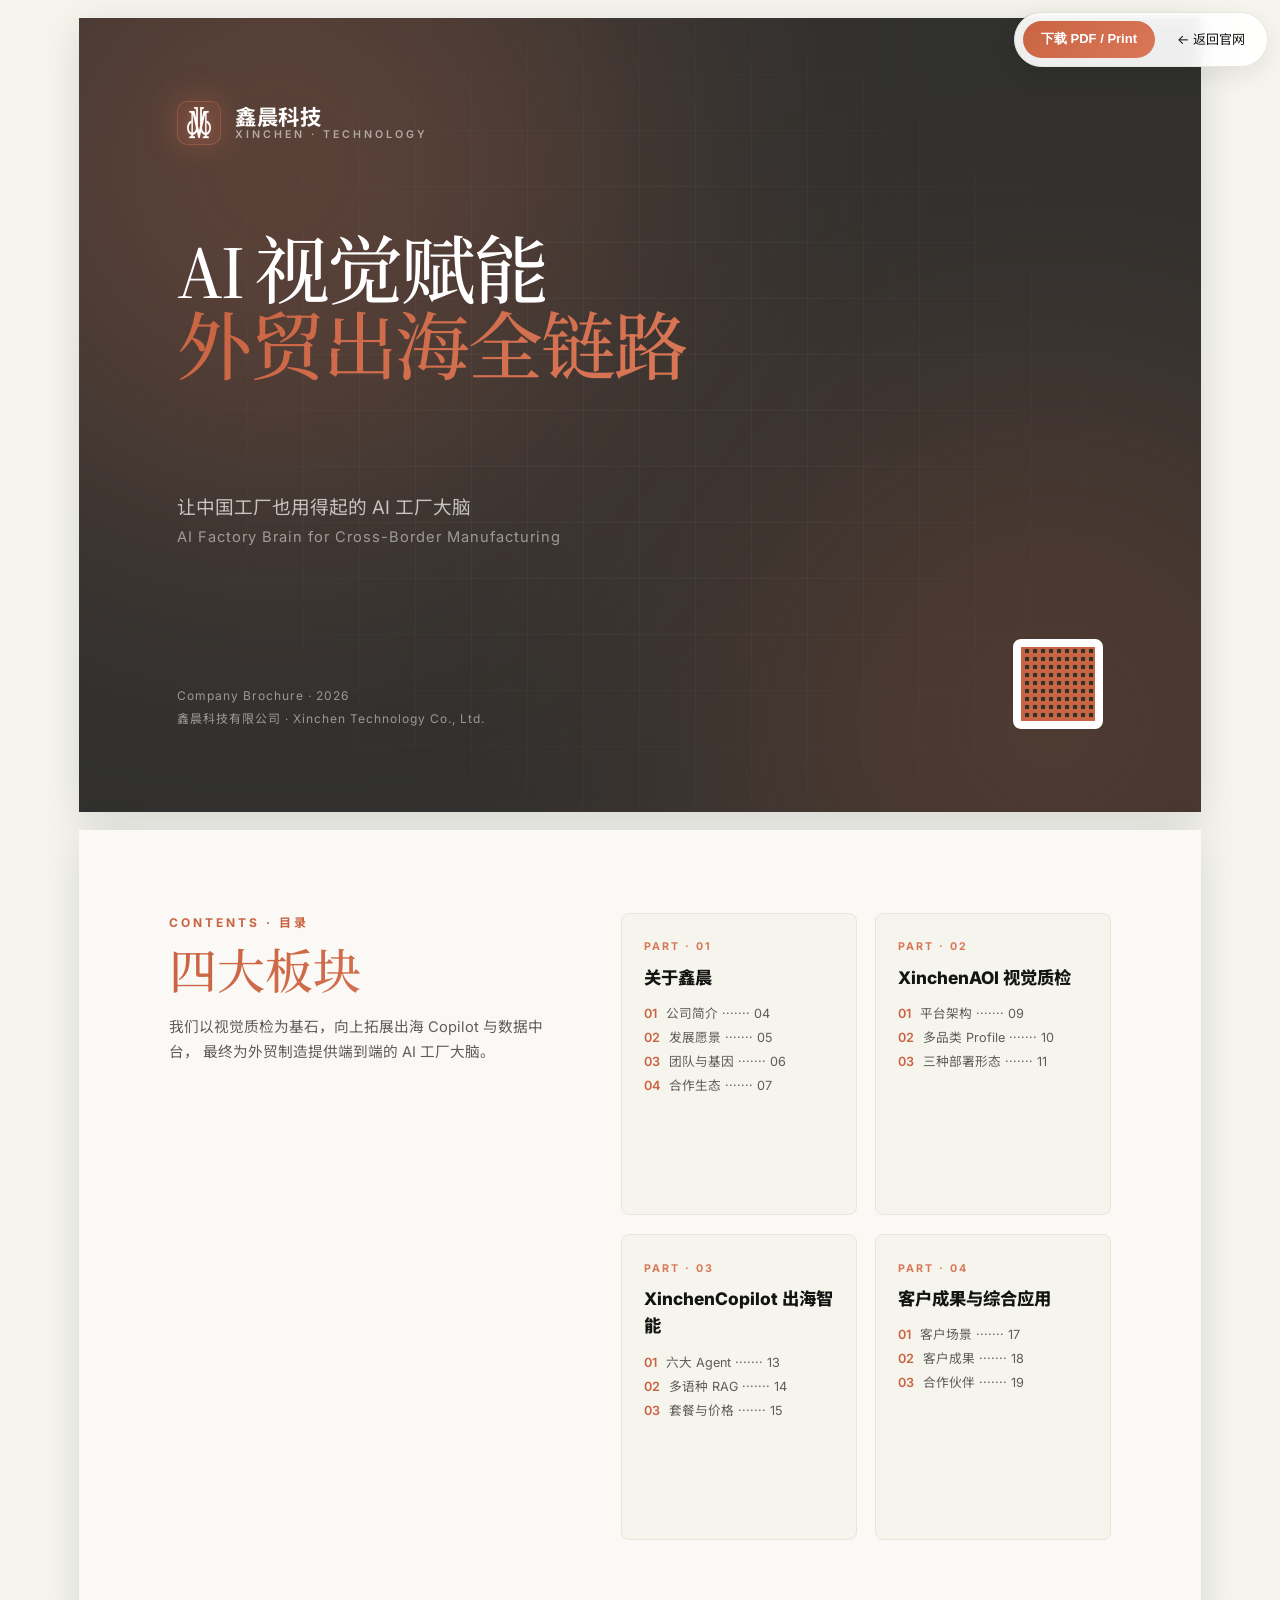
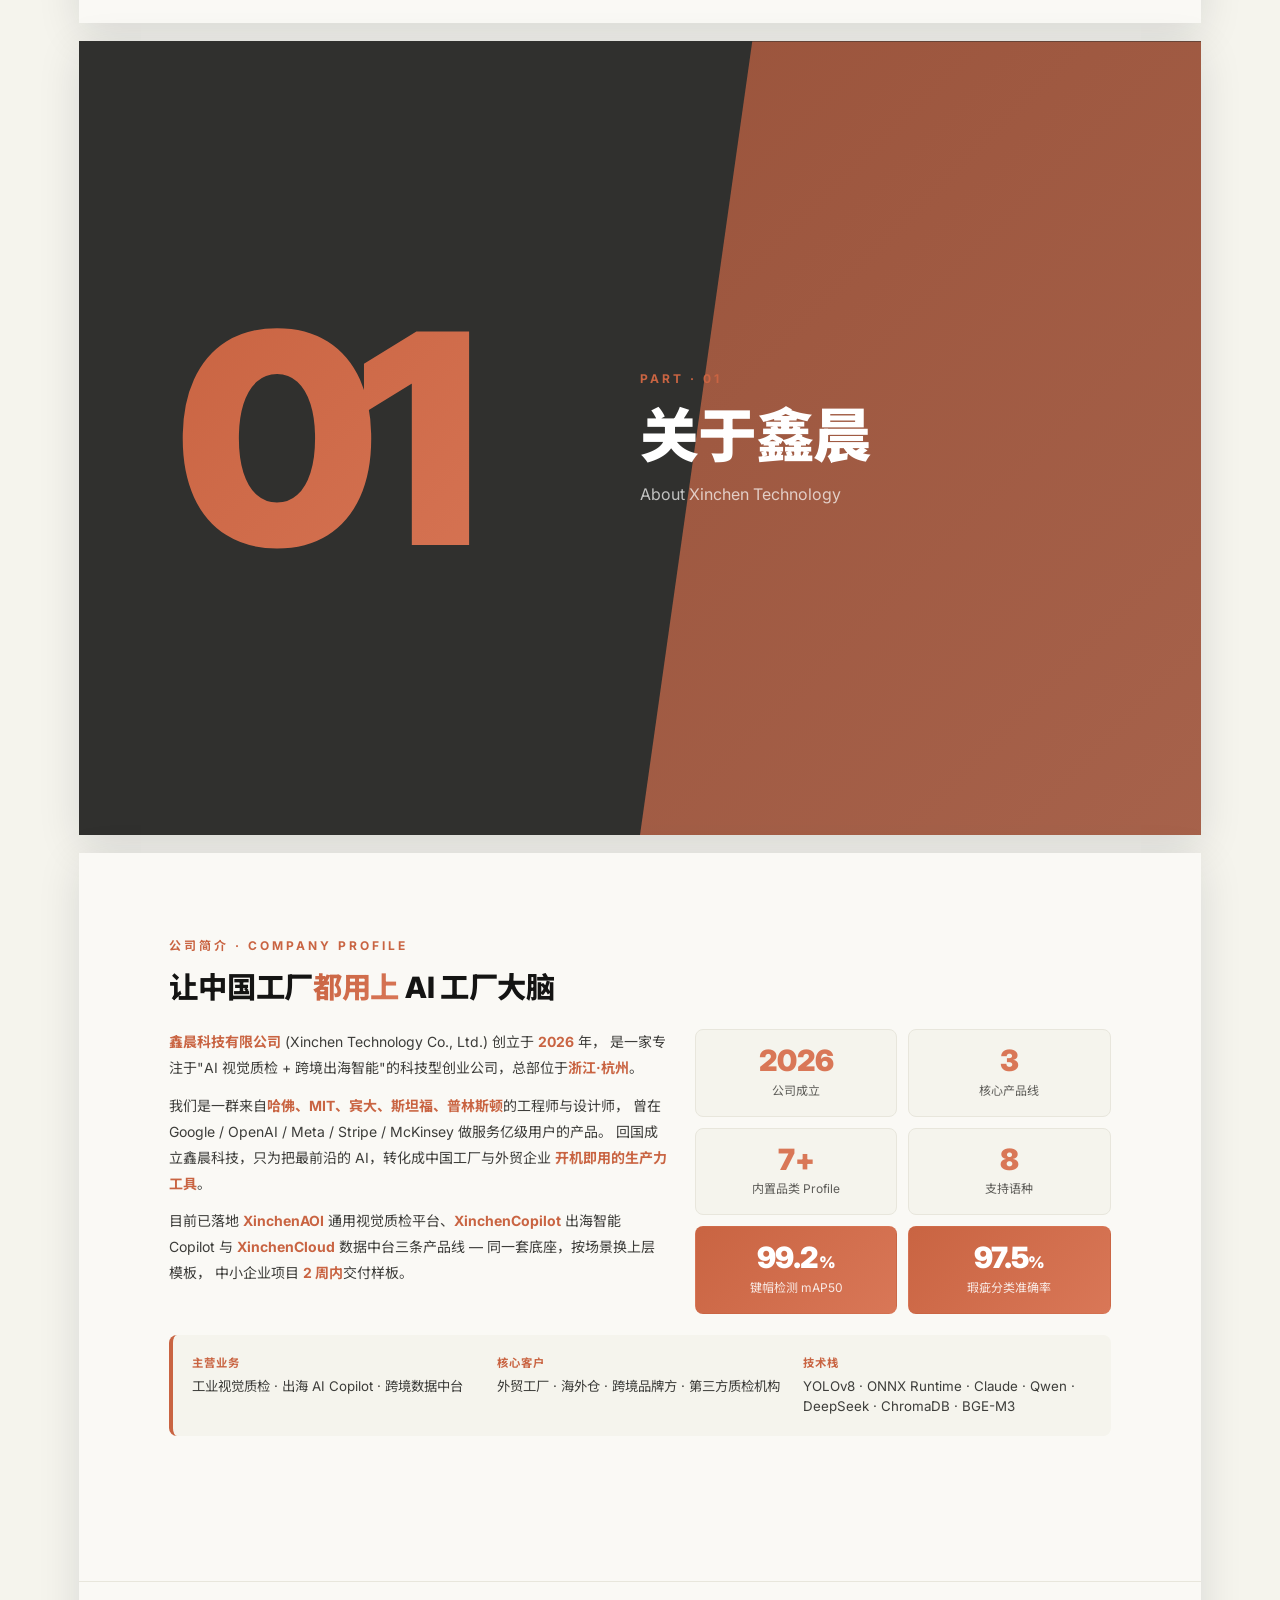
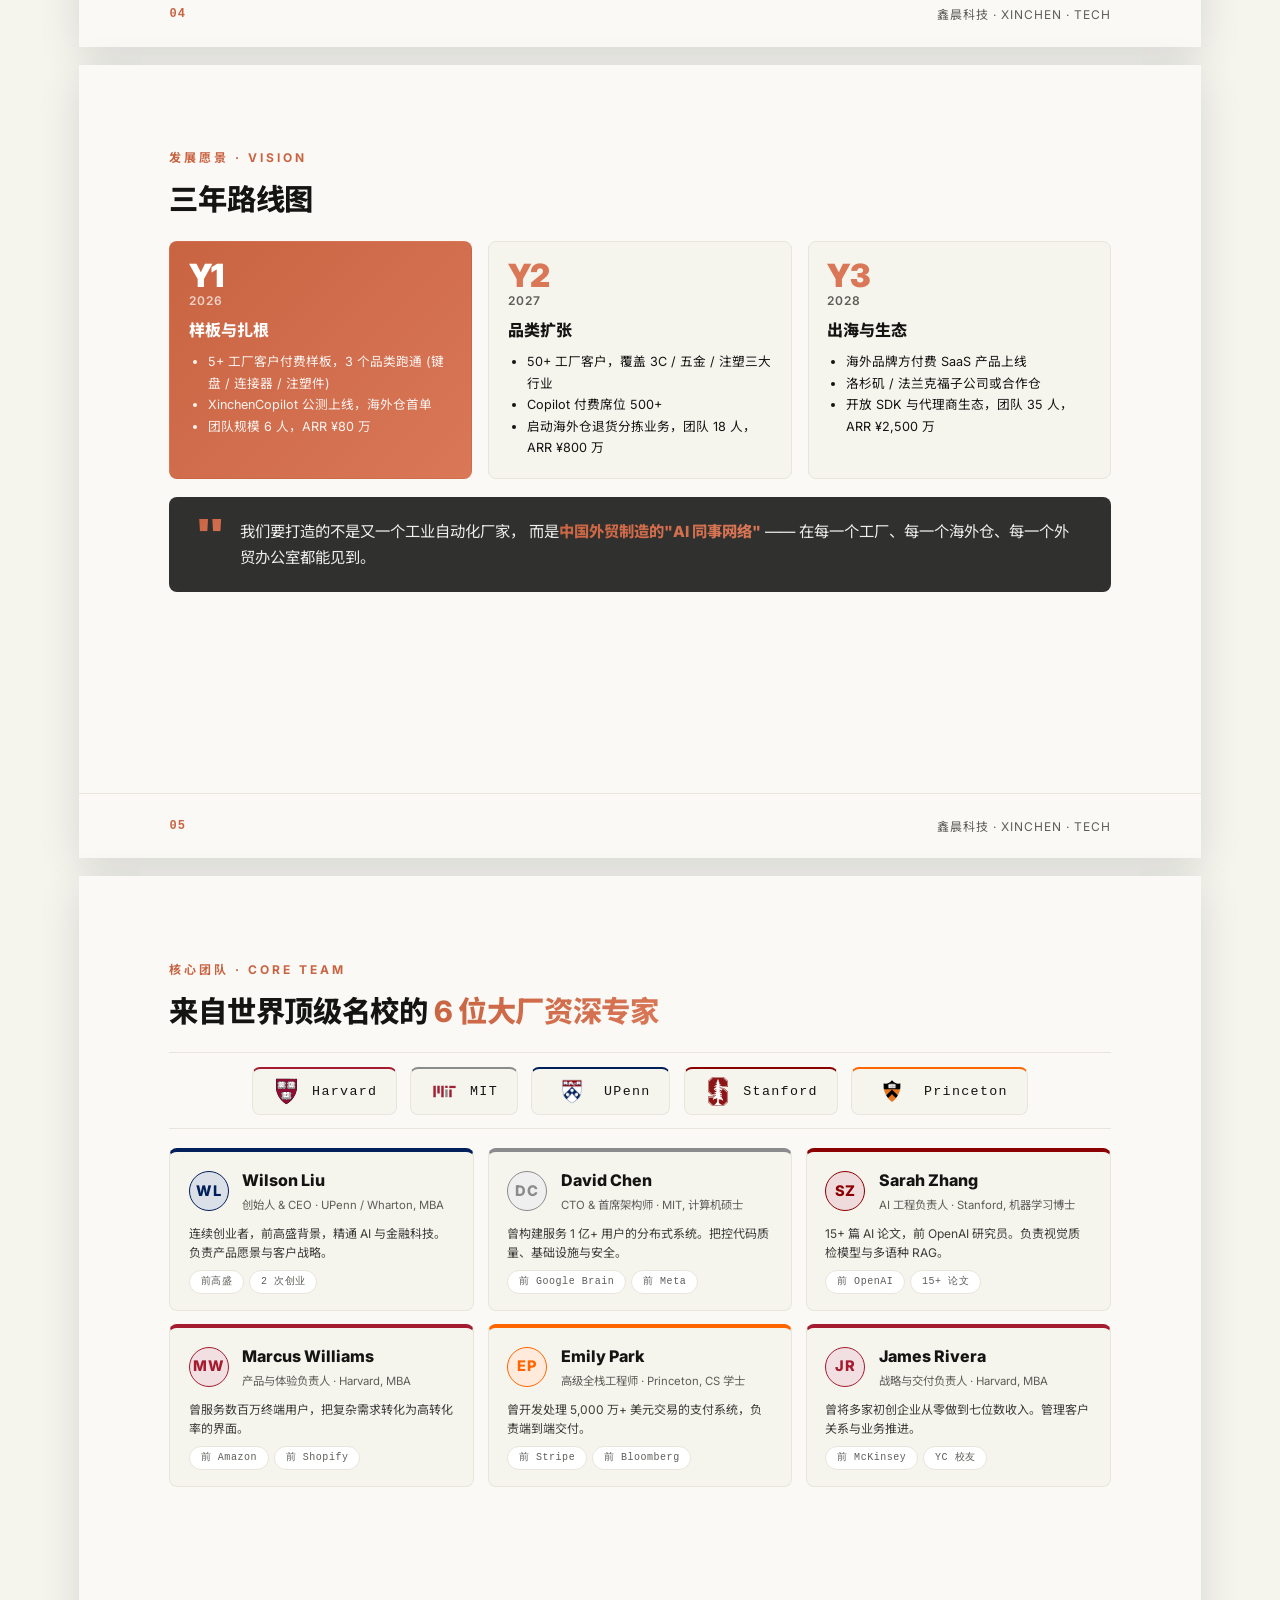
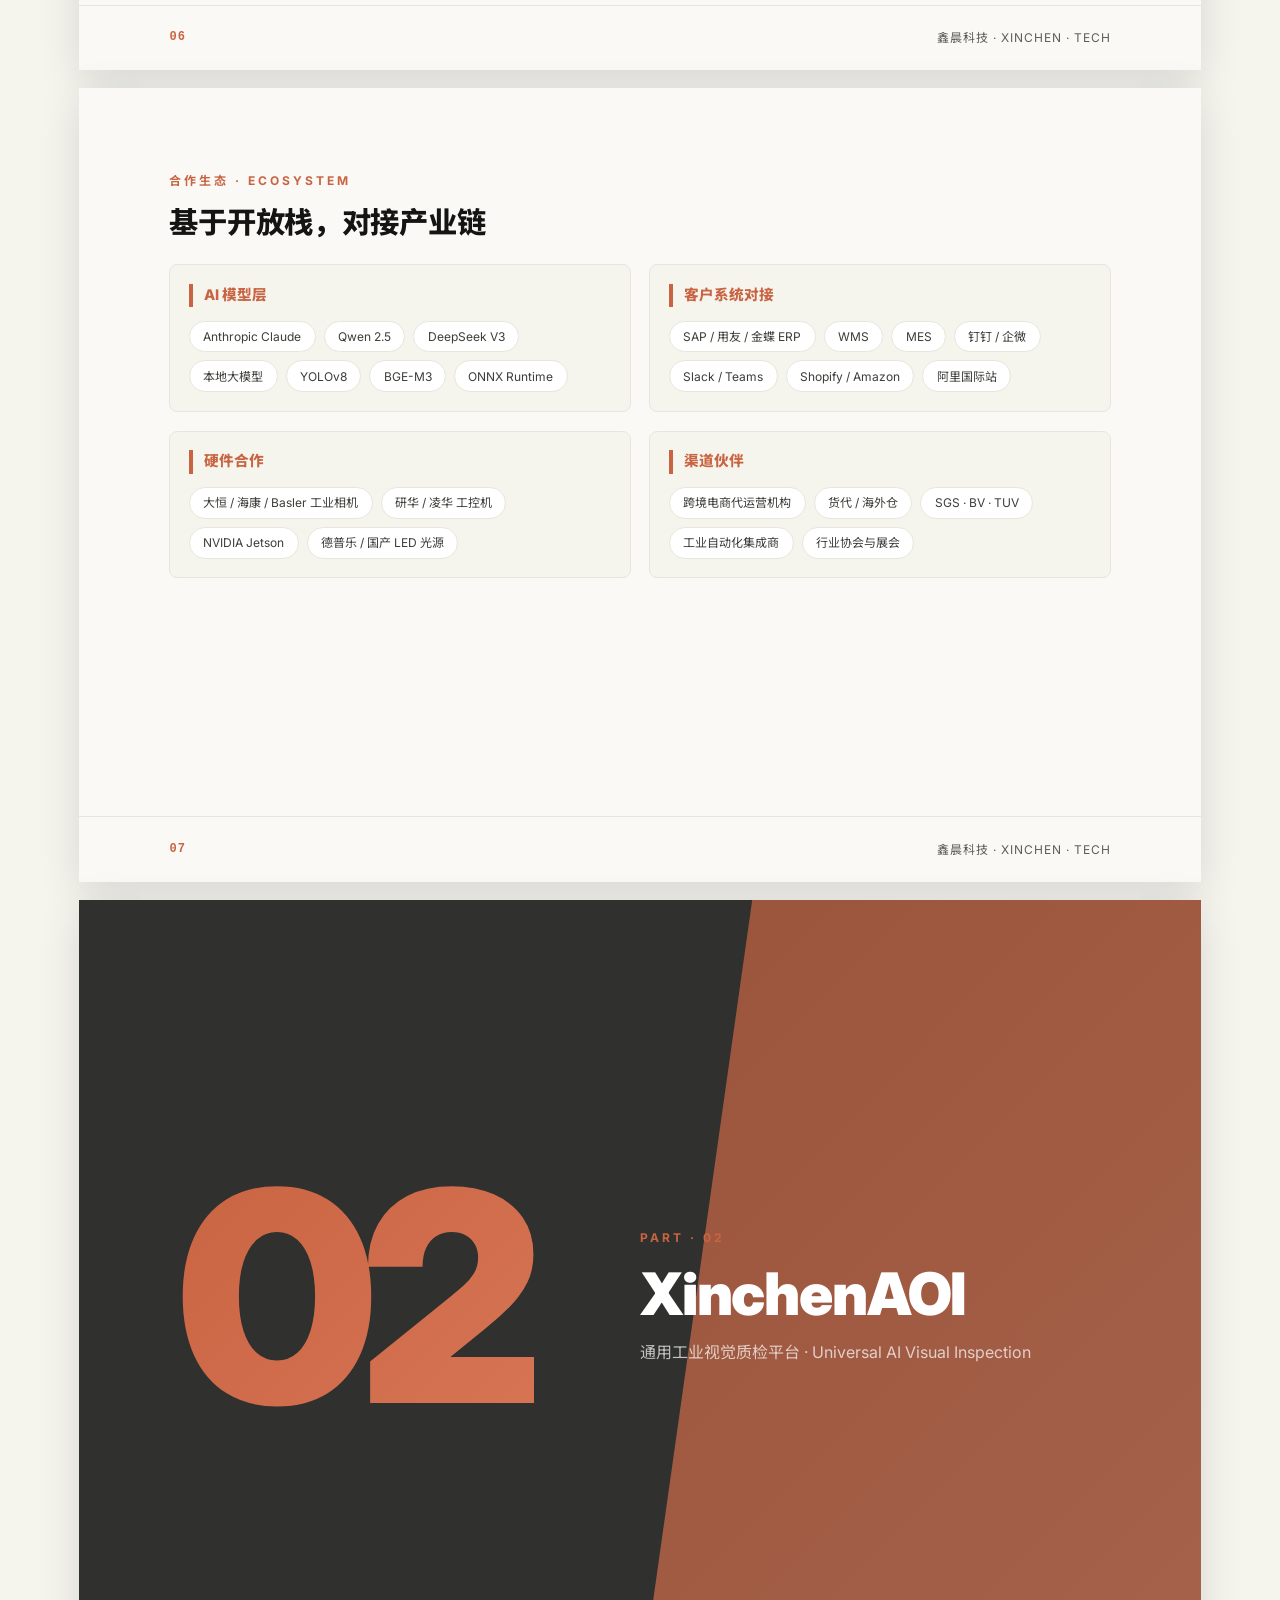
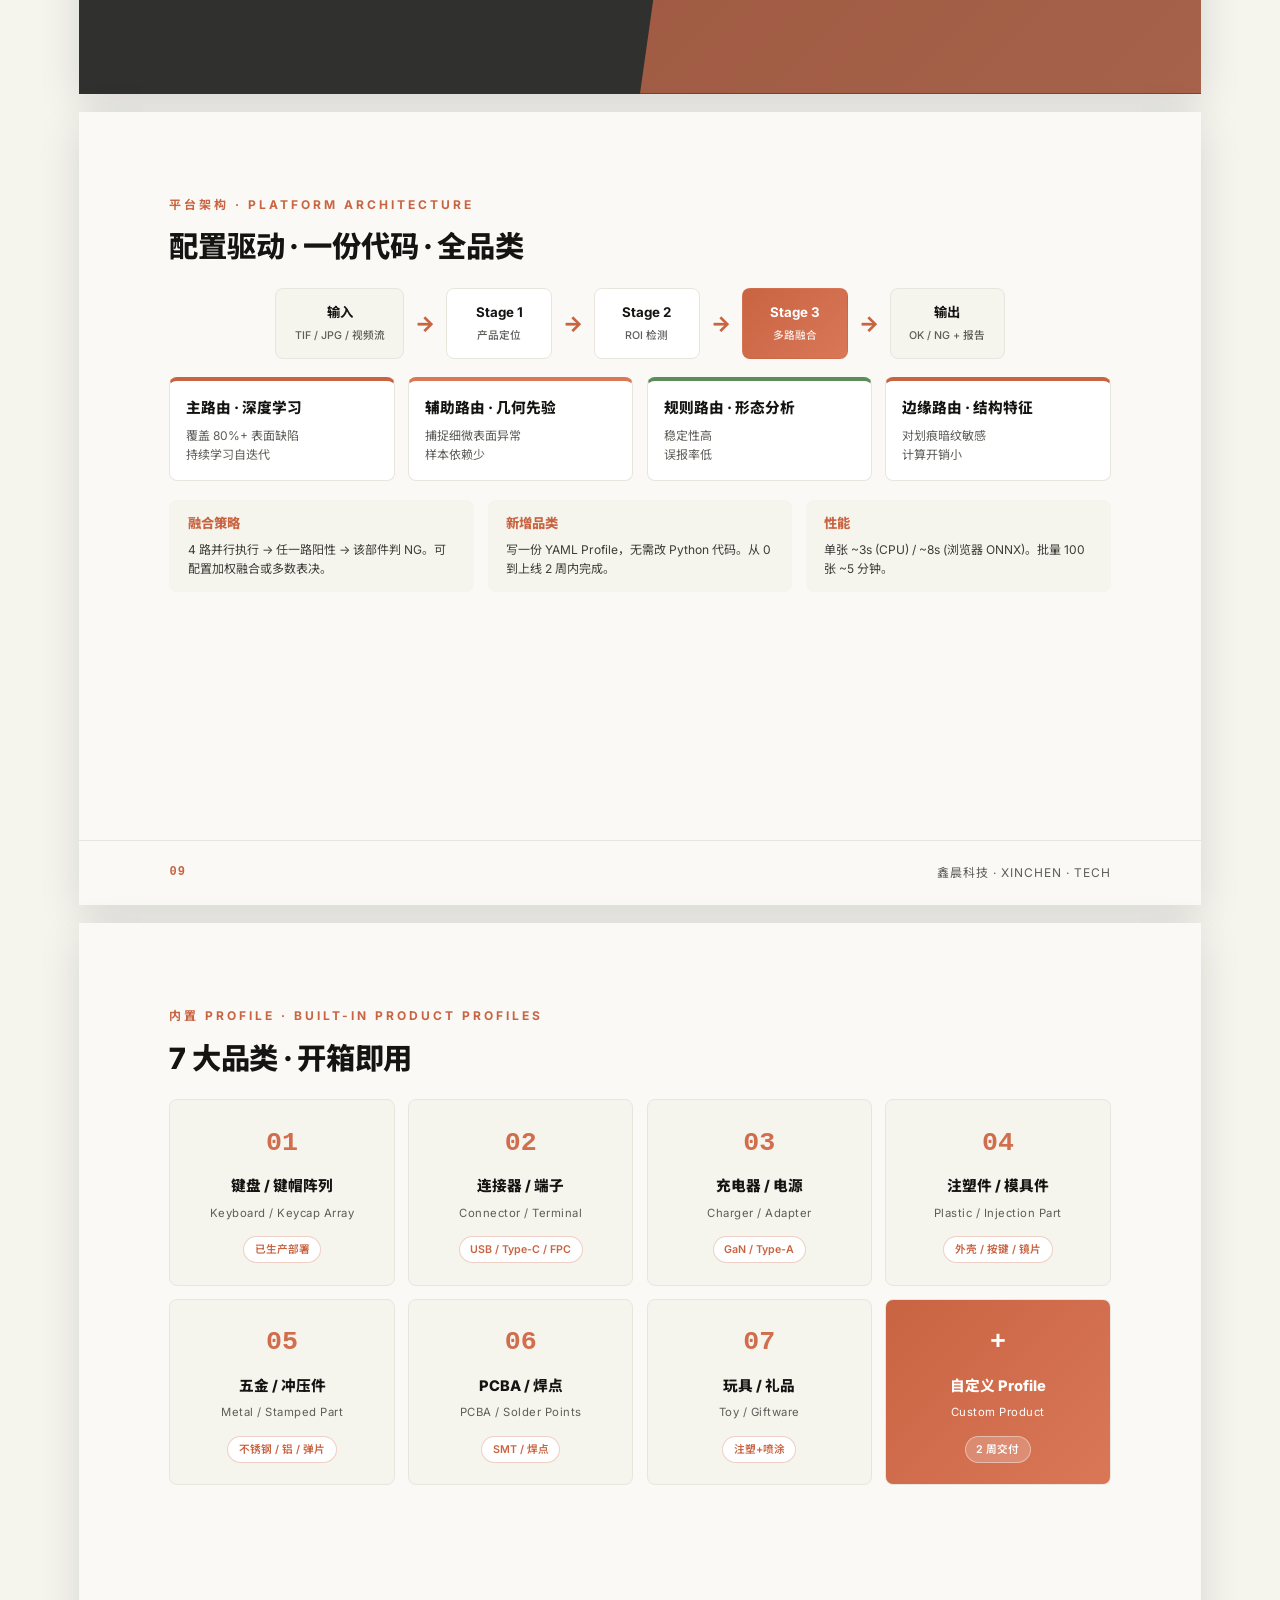
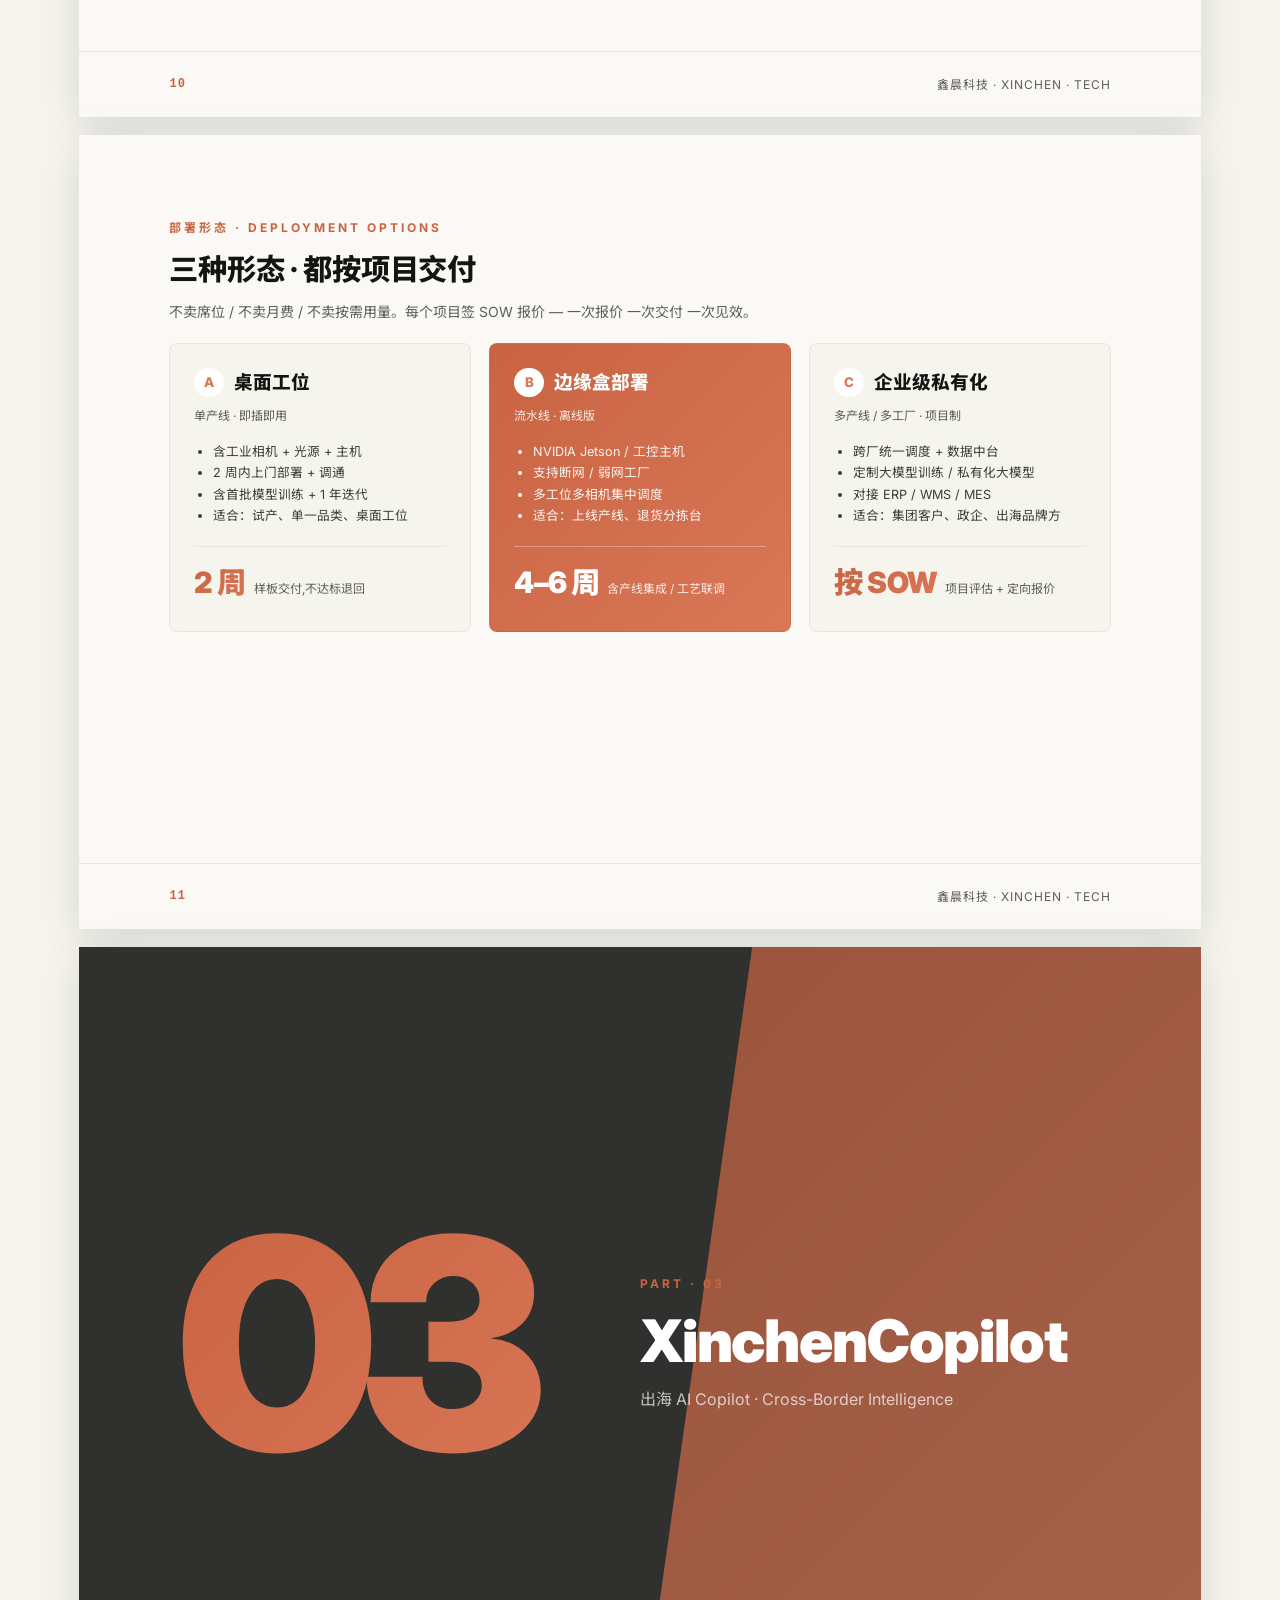
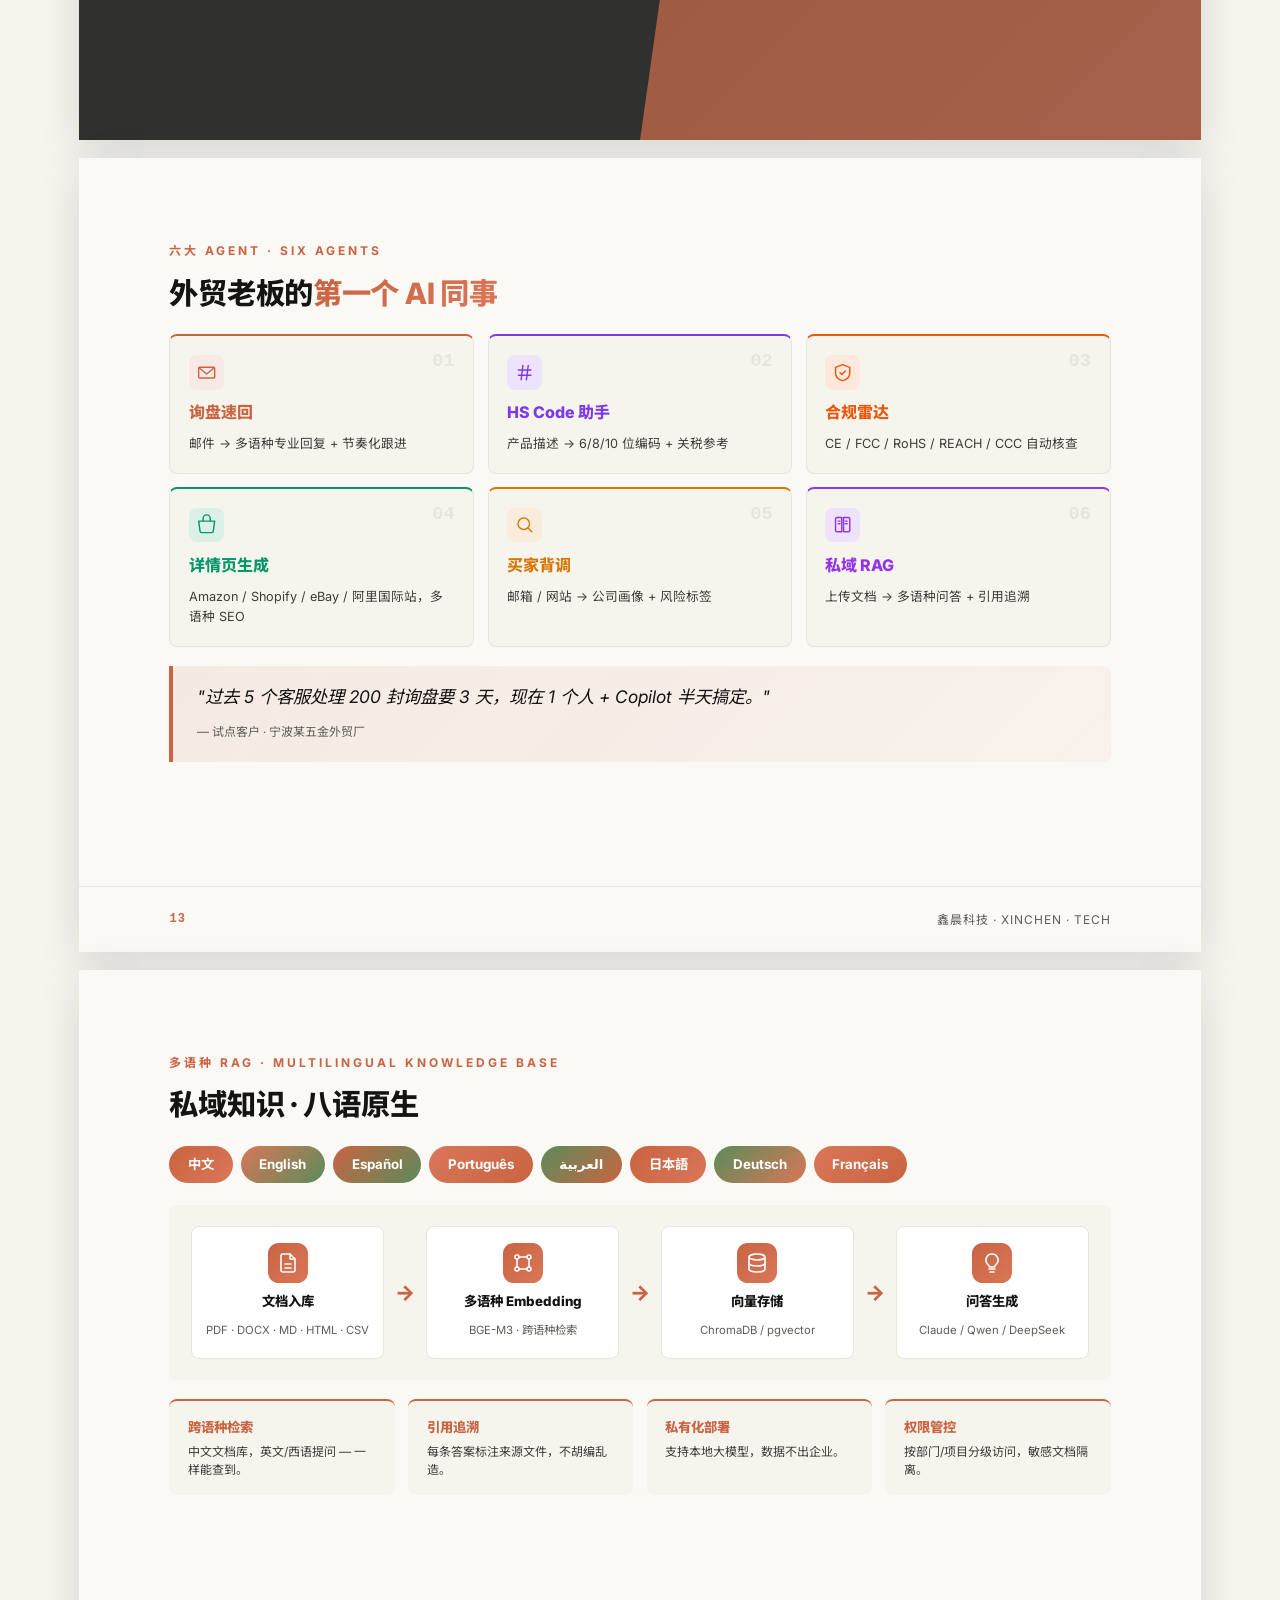
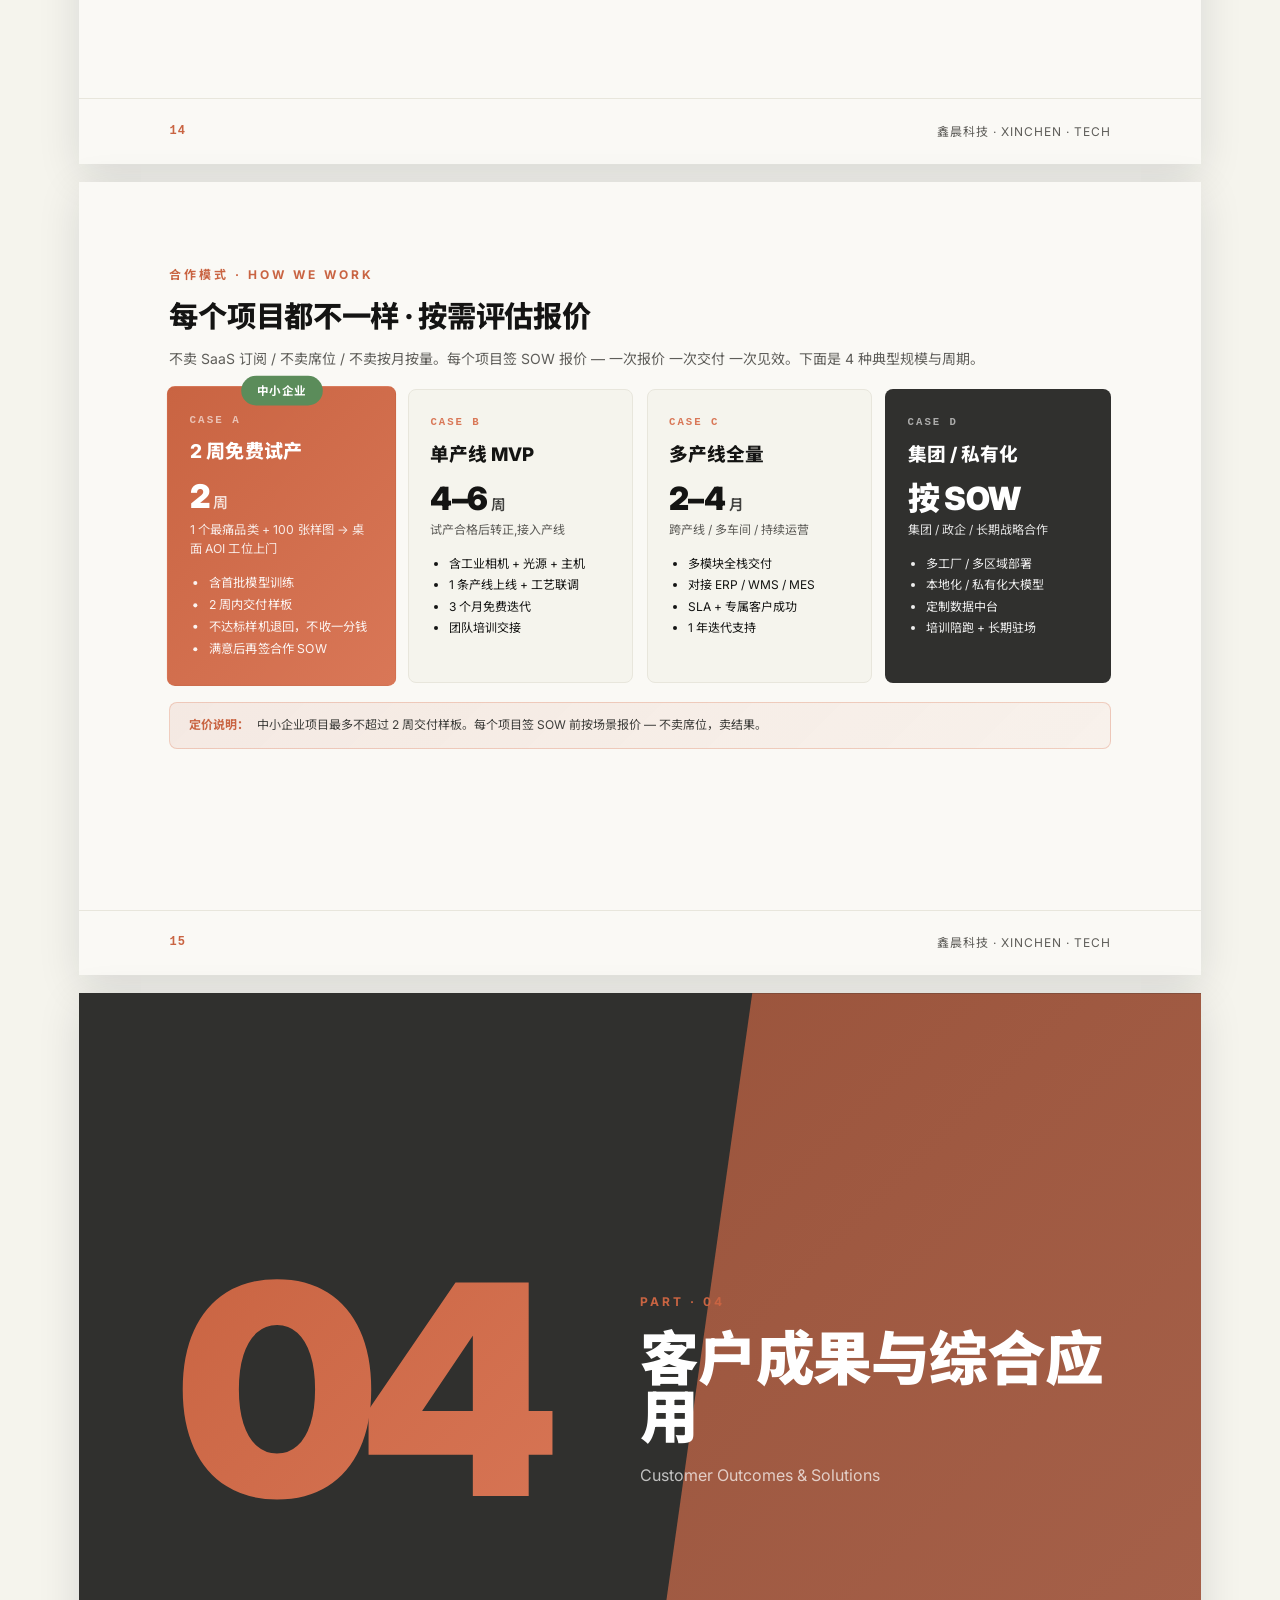
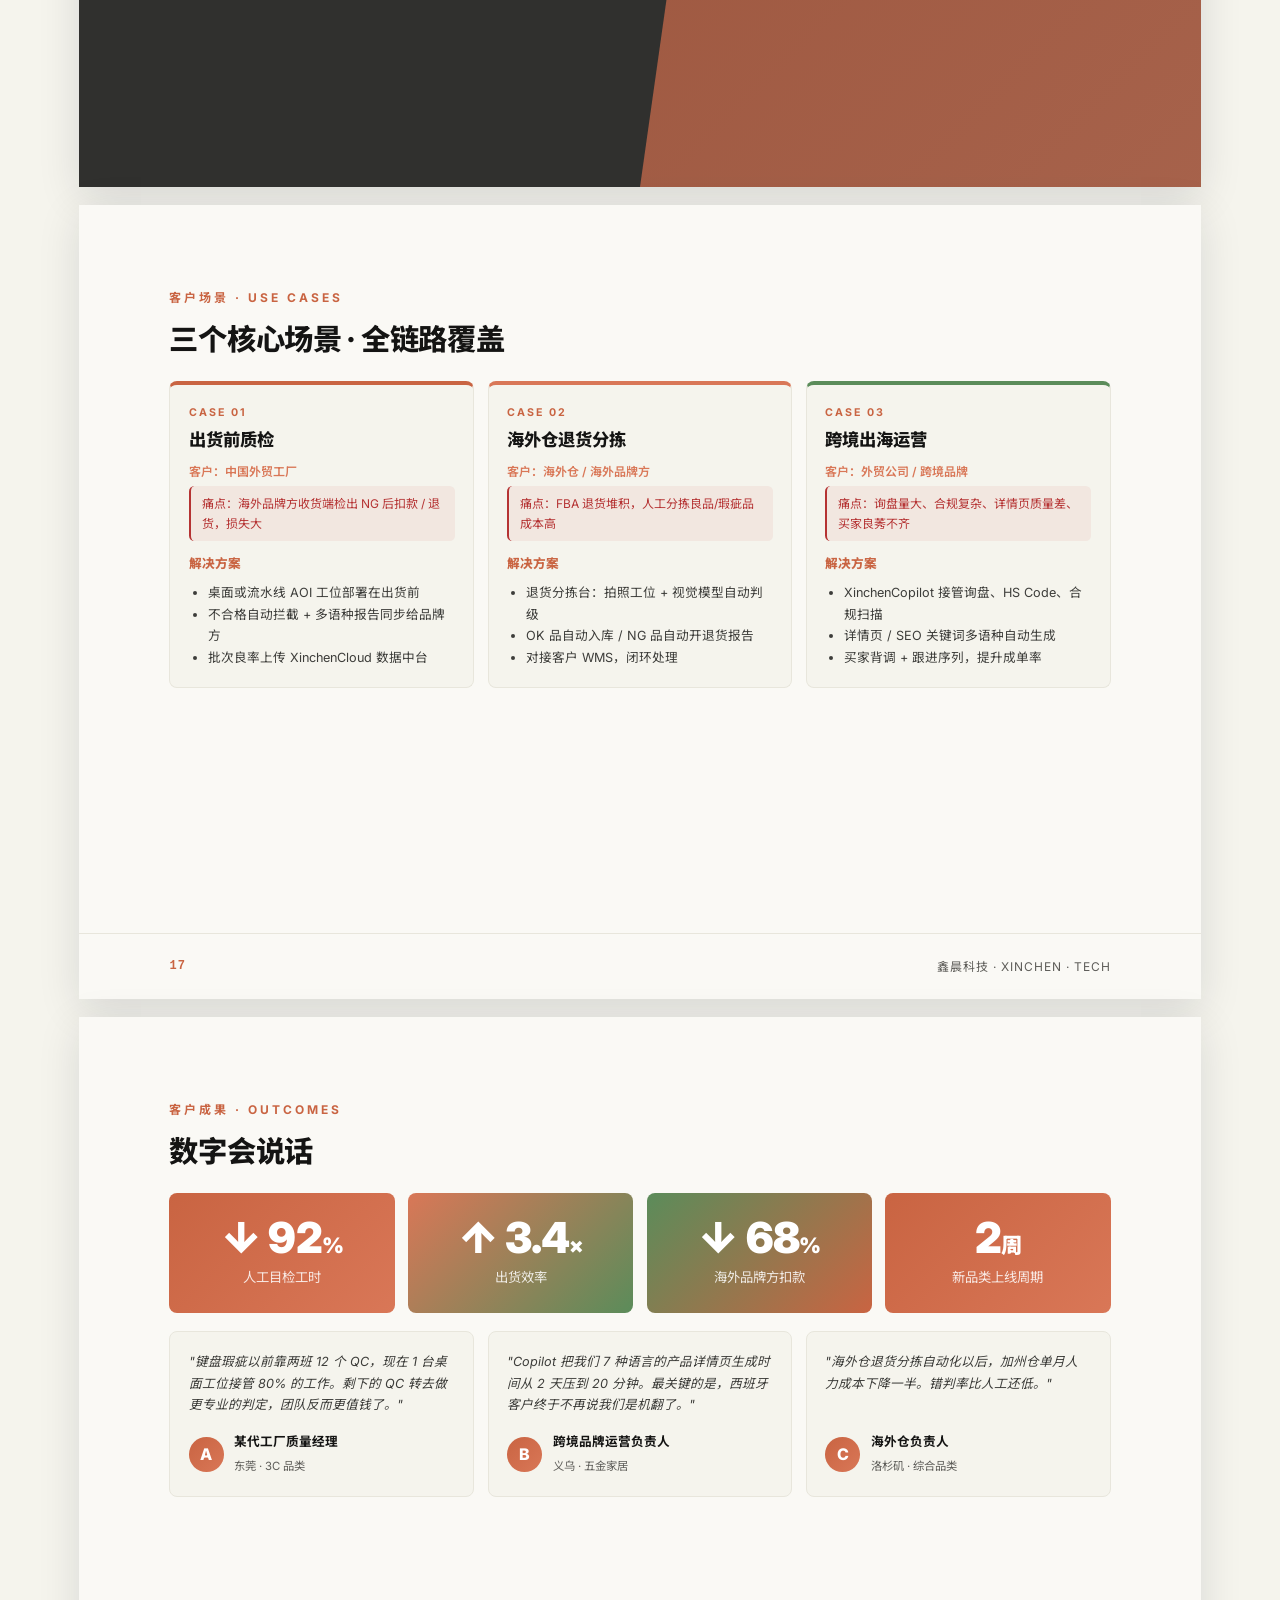
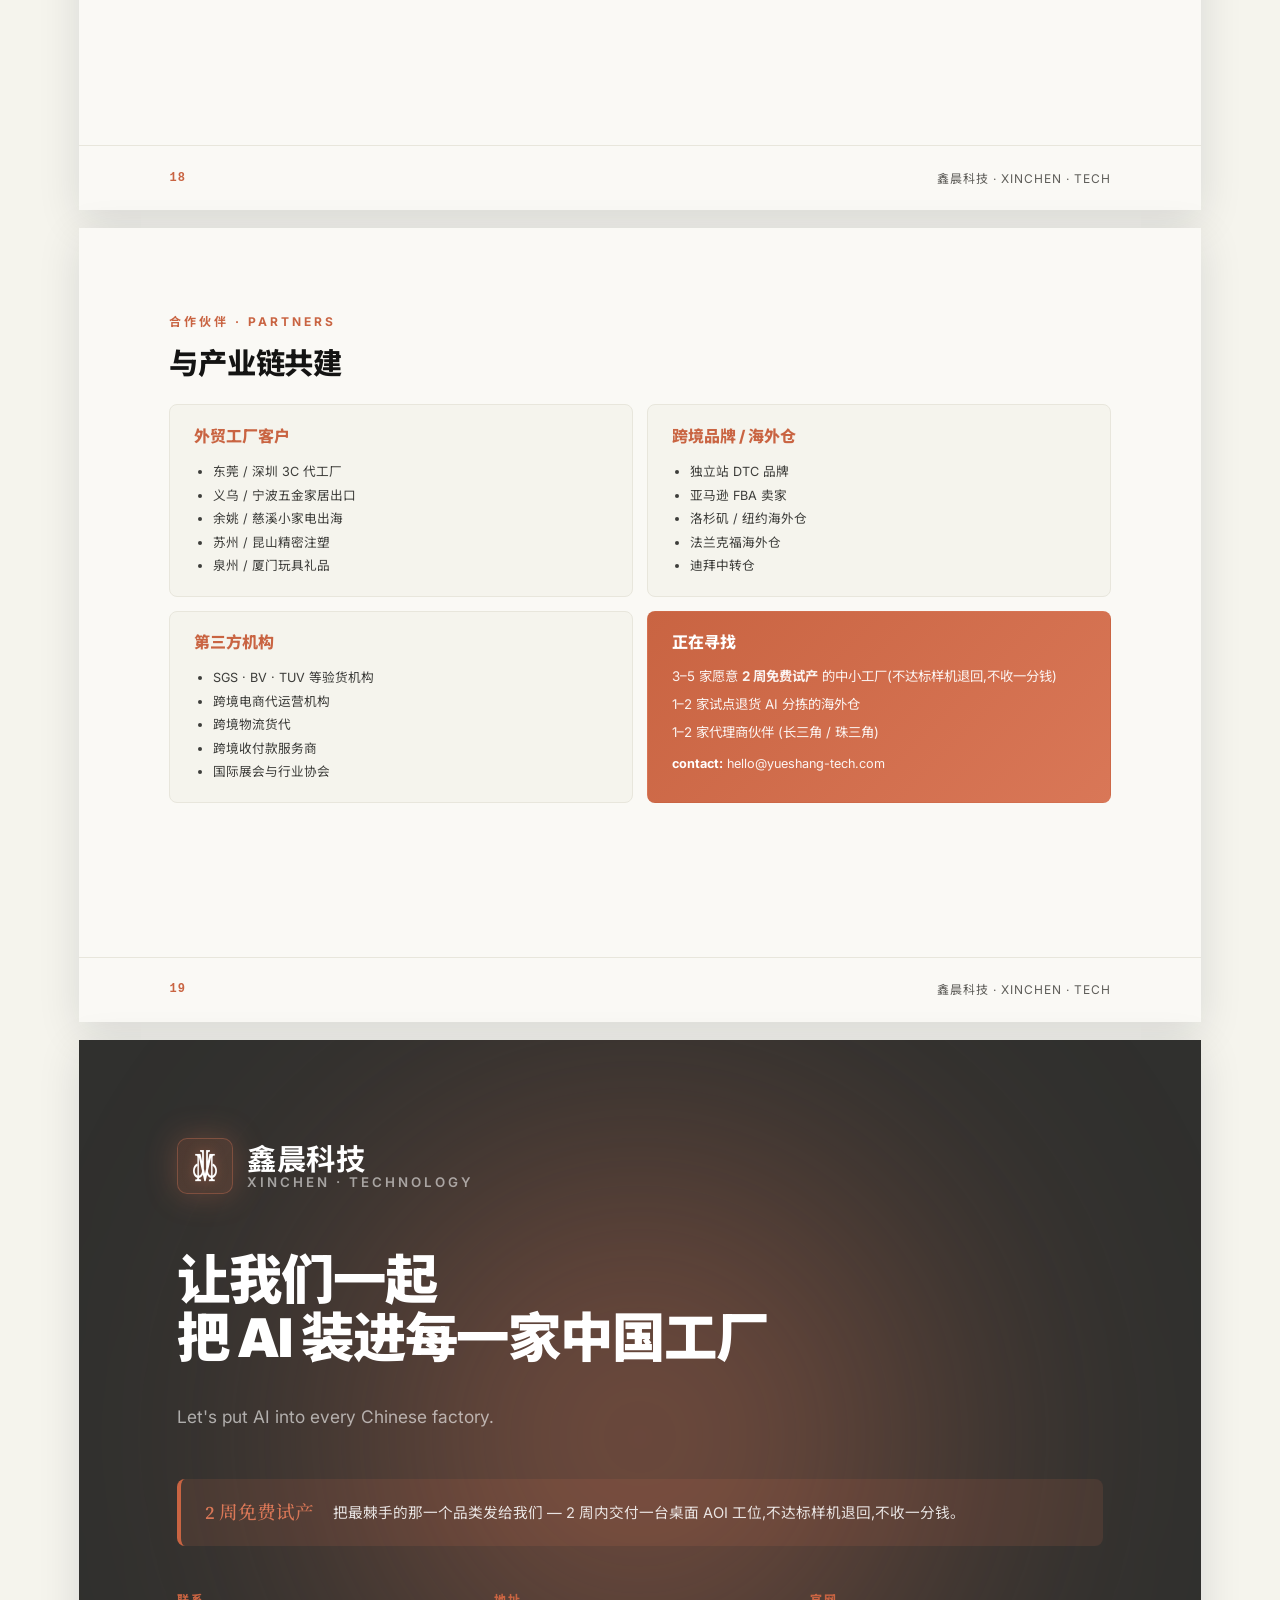
<file: brochure.html>
<!doctype html>
<html lang="zh-CN">
<head>
  <meta charset="UTF-8" />
  <meta name="viewport" content="width=device-width, initial-scale=1.0" />
  <title>鑫晨科技 · 公司彩页 / Company Brochure</title>
  <link rel="icon" type="image/png" sizes="128x128" href="public/logo/yueshang-mark-128.png" />
  <link rel="icon" type="image/png" sizes="96x96" href="public/logo/yueshang-mark-96.png" />
  <link rel="apple-touch-icon" href="public/logo/yueshang-mark-128.png" />
  <link href="https://fonts.googleapis.com/css2?family=Source+Serif+4:opsz,wght@8..60,400;8..60,500;8..60,600&family=Inter:wght@400;500;600;700&family=JetBrains+Mono:wght@400;500&family=Noto+Serif+SC:wght@400;500;700&family=Noto+Sans+SC:wght@400;500;700&display=swap" rel="stylesheet" />
  <link rel="stylesheet" href="brochure.css" />
</head>
<body>

<!-- ===== Print toolbar (hidden when printing) ===== -->
<div class="toolbar no-print">
  <button onclick="window.print()" class="tb-btn">下载 PDF / Print</button>
  <a href="index.html" class="tb-link">← 返回官网</a>
</div>

<!-- ============== PAGE 01 · Cover ============== -->
<section class="page page--cover">
  <div class="cover__bg">
    <div class="cover__glow cover__glow--a"></div>
    <div class="cover__glow cover__glow--b"></div>
    <div class="cover__grid"></div>
  </div>
  <div class="cover__content">
    <div class="brand">
      <div class="brand__mark"><img src="public/logo/yueshang-mark-128.png" alt="鑫晨"/></div>
      <div class="brand__text">
        <div class="brand__zh">鑫晨科技</div>
        <div class="brand__en">XINCHEN · TECHNOLOGY</div>
      </div>
    </div>
    <h1 class="cover__title">
      AI 视觉赋能<br/>
      <em>外贸出海全链路</em>
    </h1>
    <p class="cover__sub">
      让中国工厂也用得起的 AI 工厂大脑<br/>
      <span class="en">AI Factory Brain for Cross-Border Manufacturing</span>
    </p>
    <div class="cover__bottom">
      <div>
        <small>Company Brochure · 2026</small>
        <small>鑫晨科技有限公司 · Xinchen Technology Co., Ltd.</small>
      </div>
      <div class="cover__qr"></div>
    </div>
  </div>
</section>

<!-- ============== PAGE 02 · Contents ============== -->
<section class="page">
  <div class="page__inner two-col">
    <div>
      <div class="eyebrow">CONTENTS · 目录</div>
      <h2 class="contents__title">四大板块</h2>
      <p class="contents__sub">
        我们以视觉质检为基石，向上拓展出海 Copilot 与数据中台，
        最终为外贸制造提供端到端的 AI 工厂大脑。
      </p>
    </div>
    <div class="contents__list">
      <div class="contents__item">
        <span class="contents__num">PART · 01</span>
        <h3>关于鑫晨</h3>
        <ol>
          <li>公司简介 ······· 04</li>
          <li>发展愿景 ······· 05</li>
          <li>团队与基因 ······· 06</li>
          <li>合作生态 ······· 07</li>
        </ol>
      </div>
      <div class="contents__item">
        <span class="contents__num">PART · 02</span>
        <h3>XinchenAOI 视觉质检</h3>
        <ol>
          <li>平台架构 ······· 09</li>
          <li>多品类 Profile ······· 10</li>
          <li>三种部署形态 ······· 11</li>
        </ol>
      </div>
      <div class="contents__item">
        <span class="contents__num">PART · 03</span>
        <h3>XinchenCopilot 出海智能</h3>
        <ol>
          <li>六大 Agent ······· 13</li>
          <li>多语种 RAG ······· 14</li>
          <li>套餐与价格 ······· 15</li>
        </ol>
      </div>
      <div class="contents__item">
        <span class="contents__num">PART · 04</span>
        <h3>客户成果与综合应用</h3>
        <ol>
          <li>客户场景 ······· 17</li>
          <li>客户成果 ······· 18</li>
          <li>合作伙伴 ······· 19</li>
        </ol>
      </div>
    </div>
  </div>
</section>

<!-- ============== PAGE 03 · About Section Cover ============== -->
<section class="page page--section-cover">
  <div class="section-cover">
    <div class="section-cover__num">01</div>
    <div class="section-cover__body">
      <div class="eyebrow">PART · 01</div>
      <h2>关于鑫晨</h2>
      <p>About Xinchen Technology</p>
    </div>
  </div>
</section>

<!-- ============== PAGE 04 · 公司简介 ============== -->
<section class="page">
  <div class="page__inner">
    <div class="eyebrow">公司简介 · Company Profile</div>
    <h2 class="page__title">让中国工厂<em>都用上</em> AI 工厂大脑</h2>

    <div class="profile-grid">
      <div class="profile-text">
        <p>
          <b>鑫晨科技有限公司</b> (Xinchen Technology Co., Ltd.) 创立于 <b>2026</b> 年，
          是一家专注于"AI 视觉质检 + 跨境出海智能"的科技型创业公司，总部位于<b>浙江·杭州</b>。
        </p>
        <p>
          我们是一群来自<b>哈佛、MIT、宾大、斯坦福、普林斯顿</b>的工程师与设计师，
          曾在 Google / OpenAI / Meta / Stripe / McKinsey 做服务亿级用户的产品。
          回国成立鑫晨科技，只为把最前沿的 AI，转化成中国工厂与外贸企业
          <b>开机即用的生产力工具</b>。
        </p>
        <p>
          目前已落地 <b>XinchenAOI</b> 通用视觉质检平台、<b>XinchenCopilot</b> 出海智能 Copilot
          与 <b>XinchenCloud</b> 数据中台三条产品线 — 同一套底座，按场景换上层模板，
          中小企业项目 <b>2 周内</b>交付样板。
        </p>
      </div>
      <div class="profile-stats">
        <div class="ps">
          <div class="ps__num">2026</div>
          <div class="ps__label">公司成立</div>
        </div>
        <div class="ps">
          <div class="ps__num">3</div>
          <div class="ps__label">核心产品线</div>
        </div>
        <div class="ps">
          <div class="ps__num">7+</div>
          <div class="ps__label">内置品类 Profile</div>
        </div>
        <div class="ps">
          <div class="ps__num">8</div>
          <div class="ps__label">支持语种</div>
        </div>
        <div class="ps ps--accent">
          <div class="ps__num">99.2<span>%</span></div>
          <div class="ps__label">键帽检测 mAP50</div>
        </div>
        <div class="ps ps--accent">
          <div class="ps__num">97.5<span>%</span></div>
          <div class="ps__label">瑕疵分类准确率</div>
        </div>
      </div>
    </div>

    <div class="trust-row">
      <div class="trust-item">
        <h5>主营业务</h5>
        <p>工业视觉质检 · 出海 AI Copilot · 跨境数据中台</p>
      </div>
      <div class="trust-item">
        <h5>核心客户</h5>
        <p>外贸工厂 · 海外仓 · 跨境品牌方 · 第三方质检机构</p>
      </div>
      <div class="trust-item">
        <h5>技术栈</h5>
        <p>YOLOv8 · ONNX Runtime · Claude · Qwen · DeepSeek · ChromaDB · BGE-M3</p>
      </div>
    </div>
  </div>
  <div class="page__footer"><span>04</span><span>鑫晨科技 · XINCHEN · TECH</span></div>
</section>

<!-- ============== PAGE 05 · 发展愿景 ============== -->
<section class="page">
  <div class="page__inner">
    <div class="eyebrow">发展愿景 · Vision</div>
    <h2 class="page__title">三年路线图</h2>

    <div class="timeline">
      <div class="tl-item tl-item--current">
        <div class="tl-year">Y1<small>2026</small></div>
        <div class="tl-body">
          <h4>样板与扎根</h4>
          <ul>
            <li>5+ 工厂客户付费样板，3 个品类跑通 (键盘 / 连接器 / 注塑件)</li>
            <li>XinchenCopilot 公测上线，海外仓首单</li>
            <li>团队规模 6 人，ARR ¥80 万</li>
          </ul>
        </div>
      </div>
      <div class="tl-item">
        <div class="tl-year">Y2<small>2027</small></div>
        <div class="tl-body">
          <h4>品类扩张</h4>
          <ul>
            <li>50+ 工厂客户，覆盖 3C / 五金 / 注塑三大行业</li>
            <li>Copilot 付费席位 500+</li>
            <li>启动海外仓退货分拣业务，团队 18 人，ARR ¥800 万</li>
          </ul>
        </div>
      </div>
      <div class="tl-item">
        <div class="tl-year">Y3<small>2028</small></div>
        <div class="tl-body">
          <h4>出海与生态</h4>
          <ul>
            <li>海外品牌方付费 SaaS 产品上线</li>
            <li>洛杉矶 / 法兰克福子公司或合作仓</li>
            <li>开放 SDK 与代理商生态，团队 35 人，ARR ¥2,500 万</li>
          </ul>
        </div>
      </div>
    </div>

    <div class="vision">
      <div class="vision__quote">"</div>
      <p>
        我们要打造的不是又一个工业自动化厂家，
        而是<b>中国外贸制造的"AI 同事网络"</b> ——
        在每一个工厂、每一个海外仓、每一个外贸办公室都能见到。
      </p>
    </div>
  </div>
  <div class="page__footer"><span>05</span><span>鑫晨科技 · XINCHEN · TECH</span></div>
</section>

<!-- ============== PAGE 06 · 团队 ============== -->
<section class="page">
  <div class="page__inner">
    <div class="eyebrow">核心团队 · Core Team</div>
    <h2 class="page__title">来自世界顶级名校的 <em>6 位大厂资深专家</em></h2>

    <div class="uni-ribbon">
      <div class="uni-chip" style="--uc:#A51C30"><img src="public/universities/harvard.svg" alt=""/>Harvard</div>
      <div class="uni-chip" style="--uc:#8A8B8C"><img src="public/universities/mit.svg" alt=""/>MIT</div>
      <div class="uni-chip uni-chip--w" style="--uc:#011F5B"><img src="public/universities/upenn.png" alt=""/>UPenn</div>
      <div class="uni-chip" style="--uc:#8B0000"><img src="public/universities/stanford.svg" alt=""/>Stanford</div>
      <div class="uni-chip uni-chip--w" style="--uc:#FF6600"><img src="public/universities/princeton.png" alt=""/>Princeton</div>
    </div>

    <div class="tm-bro">
      <div class="tmb" style="--uc:#011F5B">
        <div class="tmb__top"><div class="tmb__av">WL</div><div><h4>Wilson Liu</h4><small>创始人 &amp; CEO · UPenn / Wharton, MBA</small></div></div>
        <p>连续创业者，前高盛背景，精通 AI 与金融科技。负责产品愿景与客户战略。</p>
        <div class="tmb__tags"><span>前高盛</span><span>2 次创业</span></div>
      </div>
      <div class="tmb" style="--uc:#8A8B8C">
        <div class="tmb__top"><div class="tmb__av">DC</div><div><h4>David Chen</h4><small>CTO &amp; 首席架构师 · MIT, 计算机硕士</small></div></div>
        <p>曾构建服务 1 亿+ 用户的分布式系统。把控代码质量、基础设施与安全。</p>
        <div class="tmb__tags"><span>前 Google Brain</span><span>前 Meta</span></div>
      </div>
      <div class="tmb" style="--uc:#8B0000">
        <div class="tmb__top"><div class="tmb__av">SZ</div><div><h4>Sarah Zhang</h4><small>AI 工程负责人 · Stanford, 机器学习博士</small></div></div>
        <p>15+ 篇 AI 论文，前 OpenAI 研究员。负责视觉质检模型与多语种 RAG。</p>
        <div class="tmb__tags"><span>前 OpenAI</span><span>15+ 论文</span></div>
      </div>
      <div class="tmb" style="--uc:#A51C30">
        <div class="tmb__top"><div class="tmb__av">MW</div><div><h4>Marcus Williams</h4><small>产品与体验负责人 · Harvard, MBA</small></div></div>
        <p>曾服务数百万终端用户，把复杂需求转化为高转化率的界面。</p>
        <div class="tmb__tags"><span>前 Amazon</span><span>前 Shopify</span></div>
      </div>
      <div class="tmb" style="--uc:#FF6600">
        <div class="tmb__top"><div class="tmb__av">EP</div><div><h4>Emily Park</h4><small>高级全栈工程师 · Princeton, CS 学士</small></div></div>
        <p>曾开发处理 5,000 万+ 美元交易的支付系统，负责端到端交付。</p>
        <div class="tmb__tags"><span>前 Stripe</span><span>前 Bloomberg</span></div>
      </div>
      <div class="tmb" style="--uc:#A51C30">
        <div class="tmb__top"><div class="tmb__av">JR</div><div><h4>James Rivera</h4><small>战略与交付负责人 · Harvard, MBA</small></div></div>
        <p>曾将多家初创企业从零做到七位数收入。管理客户关系与业务推进。</p>
        <div class="tmb__tags"><span>前 McKinsey</span><span>YC 校友</span></div>
      </div>
    </div>
  </div>
  <div class="page__footer"><span>06</span><span>鑫晨科技 · XINCHEN · TECH</span></div>
</section>

<!-- ============== PAGE 07 · 合作生态 ============== -->
<section class="page">
  <div class="page__inner">
    <div class="eyebrow">合作生态 · Ecosystem</div>
    <h2 class="page__title">基于开放栈，对接产业链</h2>

    <div class="eco-grid">
      <div class="eco-block">
        <h4>AI 模型层</h4>
        <div class="eco-tags">
          <span>Anthropic Claude</span>
          <span>Qwen 2.5</span>
          <span>DeepSeek V3</span>
          <span>本地大模型</span>
          <span>YOLOv8</span>
          <span>BGE-M3</span>
          <span>ONNX Runtime</span>
        </div>
      </div>
      <div class="eco-block">
        <h4>客户系统对接</h4>
        <div class="eco-tags">
          <span>SAP / 用友 / 金蝶 ERP</span>
          <span>WMS</span>
          <span>MES</span>
          <span>钉钉 / 企微</span>
          <span>Slack / Teams</span>
          <span>Shopify / Amazon</span>
          <span>阿里国际站</span>
        </div>
      </div>
      <div class="eco-block">
        <h4>硬件合作</h4>
        <div class="eco-tags">
          <span>大恒 / 海康 / Basler 工业相机</span>
          <span>研华 / 凌华 工控机</span>
          <span>NVIDIA Jetson</span>
          <span>德普乐 / 国产 LED 光源</span>
        </div>
      </div>
      <div class="eco-block">
        <h4>渠道伙伴</h4>
        <div class="eco-tags">
          <span>跨境电商代运营机构</span>
          <span>货代 / 海外仓</span>
          <span>SGS · BV · TUV</span>
          <span>工业自动化集成商</span>
          <span>行业协会与展会</span>
        </div>
      </div>
    </div>
  </div>
  <div class="page__footer"><span>07</span><span>鑫晨科技 · XINCHEN · TECH</span></div>
</section>

<!-- ============== PAGE 08 · Part 02 Cover ============== -->
<section class="page page--section-cover">
  <div class="section-cover">
    <div class="section-cover__num">02</div>
    <div class="section-cover__body">
      <div class="eyebrow">PART · 02</div>
      <h2>XinchenAOI</h2>
      <p>通用工业视觉质检平台 · Universal AI Visual Inspection</p>
    </div>
  </div>
</section>

<!-- ============== PAGE 09 · 平台架构 ============== -->
<section class="page">
  <div class="page__inner">
    <div class="eyebrow">平台架构 · Platform Architecture</div>
    <h2 class="page__title">配置驱动 · 一份代码 · 全品类</h2>

    <div class="arch">
      <div class="arch__row">
        <div class="arch__node arch__node--in">输入<small>TIF / JPG / 视频流</small></div>
        <div class="arch__arrow">→</div>
        <div class="arch__node">Stage 1<small>产品定位</small></div>
        <div class="arch__arrow">→</div>
        <div class="arch__node">Stage 2<small>ROI 检测</small></div>
        <div class="arch__arrow">→</div>
        <div class="arch__node arch__node--gradient">Stage 3<small>多路融合</small></div>
        <div class="arch__arrow">→</div>
        <div class="arch__node arch__node--out">输出<small>OK / NG + 报告</small></div>
      </div>

      <div class="arch__routes">
        <div class="route route--a">
          <h5>主路由 · 深度学习</h5>
          <p>覆盖 80%+ 表面缺陷<br/>持续学习自迭代</p>
        </div>
        <div class="route route--b">
          <h5>辅助路由 · 几何先验</h5>
          <p>捕捉细微表面异常<br/>样本依赖少</p>
        </div>
        <div class="route route--c">
          <h5>规则路由 · 形态分析</h5>
          <p>稳定性高<br/>误报率低</p>
        </div>
        <div class="route route--d">
          <h5>边缘路由 · 结构特征</h5>
          <p>对划痕暗纹敏感<br/>计算开销小</p>
        </div>
      </div>
    </div>

    <div class="arch-note">
      <div>
        <h4>融合策略</h4>
        <p>4 路并行执行 → 任一路阳性 → 该部件判 NG。可配置加权融合或多数表决。</p>
      </div>
      <div>
        <h4>新增品类</h4>
        <p>写一份 YAML Profile，无需改 Python 代码。从 0 到上线 2 周内完成。</p>
      </div>
      <div>
        <h4>性能</h4>
        <p>单张 ~3s (CPU) / ~8s (浏览器 ONNX)。批量 100 张 ~5 分钟。</p>
      </div>
    </div>
  </div>
  <div class="page__footer"><span>09</span><span>鑫晨科技 · XINCHEN · TECH</span></div>
</section>

<!-- ============== PAGE 10 · 多品类 ============== -->
<section class="page">
  <div class="page__inner">
    <div class="eyebrow">内置 Profile · Built-in Product Profiles</div>
    <h2 class="page__title">7 大品类 · 开箱即用</h2>

    <div class="prof-grid">
      <div class="prof"><div class="prof__num">01</div><h4>键盘 / 键帽阵列</h4><p>Keyboard / Keycap Array</p><span class="prof__tag">已生产部署</span></div>
      <div class="prof"><div class="prof__num">02</div><h4>连接器 / 端子</h4><p>Connector / Terminal</p><span class="prof__tag">USB / Type-C / FPC</span></div>
      <div class="prof"><div class="prof__num">03</div><h4>充电器 / 电源</h4><p>Charger / Adapter</p><span class="prof__tag">GaN / Type-A</span></div>
      <div class="prof"><div class="prof__num">04</div><h4>注塑件 / 模具件</h4><p>Plastic / Injection Part</p><span class="prof__tag">外壳 / 按键 / 镜片</span></div>
      <div class="prof"><div class="prof__num">05</div><h4>五金 / 冲压件</h4><p>Metal / Stamped Part</p><span class="prof__tag">不锈钢 / 铝 / 弹片</span></div>
      <div class="prof"><div class="prof__num">06</div><h4>PCBA / 焊点</h4><p>PCBA / Solder Points</p><span class="prof__tag">SMT / 焊点</span></div>
      <div class="prof"><div class="prof__num">07</div><h4>玩具 / 礼品</h4><p>Toy / Giftware</p><span class="prof__tag">注塑+喷涂</span></div>
      <div class="prof prof--add">
        <div class="prof__num">+</div>
        <h4>自定义 Profile</h4>
        <p>Custom Product</p>
        <span class="prof__tag">2 周交付</span>
      </div>
    </div>
  </div>
  <div class="page__footer"><span>10</span><span>鑫晨科技 · XINCHEN · TECH</span></div>
</section>

<!-- ============== PAGE 11 · 部署形态 ============== -->
<section class="page">
  <div class="page__inner">
    <div class="eyebrow">部署形态 · Deployment Options</div>
    <h2 class="page__title">三种形态 · 都按项目交付</h2>
    <p class="page__intro">不卖席位 / 不卖月费 / 不卖按需用量。每个项目签 SOW 报价 — 一次报价 一次交付 一次见效。</p>

    <div class="deploy-grid">
      <div class="deploy">
        <div class="deploy__head">
          <span class="deploy__pill">A</span>
          <h3>桌面工位</h3>
        </div>
        <p class="deploy__lead">单产线 · 即插即用</p>
        <ul>
          <li>含工业相机 + 光源 + 主机</li>
          <li>2 周内上门部署 + 调通</li>
          <li>含首批模型训练 + 1 年迭代</li>
          <li>适合：试产、单一品类、桌面工位</li>
        </ul>
        <div class="deploy__price">
          <span>2 周</span>
          <small>样板交付,不达标退回</small>
        </div>
      </div>
      <div class="deploy deploy--mid">
        <div class="deploy__head">
          <span class="deploy__pill">B</span>
          <h3>边缘盒部署</h3>
        </div>
        <p class="deploy__lead">流水线 · 离线版</p>
        <ul>
          <li>NVIDIA Jetson / 工控主机</li>
          <li>支持断网 / 弱网工厂</li>
          <li>多工位多相机集中调度</li>
          <li>适合：上线产线、退货分拣台</li>
        </ul>
        <div class="deploy__price">
          <span>4–6 周</span>
          <small>含产线集成 / 工艺联调</small>
        </div>
      </div>
      <div class="deploy">
        <div class="deploy__head">
          <span class="deploy__pill">C</span>
          <h3>企业级私有化</h3>
        </div>
        <p class="deploy__lead">多产线 / 多工厂 · 项目制</p>
        <ul>
          <li>跨厂统一调度 + 数据中台</li>
          <li>定制大模型训练 / 私有化大模型</li>
          <li>对接 ERP / WMS / MES</li>
          <li>适合：集团客户、政企、出海品牌方</li>
        </ul>
        <div class="deploy__price">
          <span>按 SOW</span>
          <small>项目评估 + 定向报价</small>
        </div>
      </div>
    </div>
  </div>
  <div class="page__footer"><span>11</span><span>鑫晨科技 · XINCHEN · TECH</span></div>
</section>

<!-- ============== PAGE 12 · Part 03 Cover ============== -->
<section class="page page--section-cover">
  <div class="section-cover">
    <div class="section-cover__num">03</div>
    <div class="section-cover__body">
      <div class="eyebrow">PART · 03</div>
      <h2>XinchenCopilot</h2>
      <p>出海 AI Copilot · Cross-Border Intelligence</p>
    </div>
  </div>
</section>

<!-- ============== PAGE 13 · 六大 Agent ============== -->
<section class="page">
  <div class="page__inner">
    <div class="eyebrow">六大 Agent · Six Agents</div>
    <h2 class="page__title">外贸老板的<em>第一个 AI 同事</em></h2>

    <div class="ag-grid">
      <div class="ag a-cyan">
        <div class="ag__icon"><svg viewBox="0 0 24 24" fill="none" stroke="currentColor" stroke-width="1.6" stroke-linecap="round" stroke-linejoin="round"><path d="M4 6h16a1 1 0 0 1 1 1v10a1 1 0 0 1-1 1H4a1 1 0 0 1-1-1V7a1 1 0 0 1 1-1Z"/><path d="m3.5 6.5 8.5 7 8.5-7"/></svg></div>
        <span class="ag__num">01</span>
        <h4>询盘速回</h4>
        <p>邮件 → 多语种专业回复 + 节奏化跟进</p>
      </div>
      <div class="ag a-violet">
        <div class="ag__icon"><svg viewBox="0 0 24 24" fill="none" stroke="currentColor" stroke-width="1.6" stroke-linecap="round" stroke-linejoin="round"><path d="M5 9h14M5 15h14M10 4 8 20M16 4l-2 16"/></svg></div>
        <span class="ag__num">02</span>
        <h4>HS Code 助手</h4>
        <p>产品描述 → 6/8/10 位编码 + 关税参考</p>
      </div>
      <div class="ag a-orange">
        <div class="ag__icon"><svg viewBox="0 0 24 24" fill="none" stroke="currentColor" stroke-width="1.6" stroke-linecap="round" stroke-linejoin="round"><path d="M12 3 4 6v6c0 5 3.5 8 8 9 4.5-1 8-4 8-9V6l-8-3Z"/><path d="m9 12 2 2 4-4"/></svg></div>
        <span class="ag__num">03</span>
        <h4>合规雷达</h4>
        <p>CE / FCC / RoHS / REACH / CCC 自动核查</p>
      </div>
      <div class="ag a-green">
        <div class="ag__icon"><svg viewBox="0 0 24 24" fill="none" stroke="currentColor" stroke-width="1.6" stroke-linecap="round" stroke-linejoin="round"><path d="M3 8h18l-1.5 11A2 2 0 0 1 17.5 21h-11A2 2 0 0 1 4.5 19L3 8Z"/><path d="M8 8V5a4 4 0 1 1 8 0v3"/></svg></div>
        <span class="ag__num">04</span>
        <h4>详情页生成</h4>
        <p>Amazon / Shopify / eBay / 阿里国际站，多语种 SEO</p>
      </div>
      <div class="ag a-amber">
        <div class="ag__icon"><svg viewBox="0 0 24 24" fill="none" stroke="currentColor" stroke-width="1.6" stroke-linecap="round" stroke-linejoin="round"><circle cx="11" cy="11" r="6.5"/><path d="m20 20-4.5-4.5"/></svg></div>
        <span class="ag__num">05</span>
        <h4>买家背调</h4>
        <p>邮箱 / 网站 → 公司画像 + 风险标签</p>
      </div>
      <div class="ag a-purple">
        <div class="ag__icon"><svg viewBox="0 0 24 24" fill="none" stroke="currentColor" stroke-width="1.6" stroke-linecap="round" stroke-linejoin="round"><path d="M4 5.5A1.5 1.5 0 0 1 5.5 4H11v16H5.5A1.5 1.5 0 0 1 4 18.5v-13Z"/><path d="M20 5.5A1.5 1.5 0 0 0 18.5 4H13v16h5.5a1.5 1.5 0 0 0 1.5-1.5v-13Z"/><path d="M7 8h2M7 11h2M15 8h2M15 11h2"/></svg></div>
        <span class="ag__num">06</span>
        <h4>私域 RAG</h4>
        <p>上传文档 → 多语种问答 + 引用追溯</p>
      </div>
    </div>

    <div class="quote-box">
      <p>"过去 5 个客服处理 200 封询盘要 3 天，现在 1 个人 + Copilot 半天搞定。"</p>
      <small>— 试点客户 · 宁波某五金外贸厂</small>
    </div>
  </div>
  <div class="page__footer"><span>13</span><span>鑫晨科技 · XINCHEN · TECH</span></div>
</section>

<!-- ============== PAGE 14 · 多语种 RAG ============== -->
<section class="page">
  <div class="page__inner">
    <div class="eyebrow">多语种 RAG · Multilingual Knowledge Base</div>
    <h2 class="page__title">私域知识 · 八语原生</h2>

    <div class="lang-row">
      <span class="lang">中文</span>
      <span class="lang">English</span>
      <span class="lang">Español</span>
      <span class="lang">Português</span>
      <span class="lang">العربية</span>
      <span class="lang">日本語</span>
      <span class="lang">Deutsch</span>
      <span class="lang">Français</span>
    </div>

    <div class="rag-flow">
      <div class="rag-step">
        <div class="rag-step__icon"><svg viewBox="0 0 24 24" fill="none" stroke="currentColor" stroke-width="1.6" stroke-linecap="round" stroke-linejoin="round"><path d="M14 3H7a2 2 0 0 0-2 2v14a2 2 0 0 0 2 2h10a2 2 0 0 0 2-2V8l-5-5Z"/><path d="M14 3v5h5"/><path d="M9 13h6M9 17h6"/></svg></div>
        <h4>文档入库</h4>
        <small>PDF · DOCX · MD · HTML · CSV</small>
      </div>
      <div class="rag-arrow">→</div>
      <div class="rag-step">
        <div class="rag-step__icon"><svg viewBox="0 0 24 24" fill="none" stroke="currentColor" stroke-width="1.6" stroke-linecap="round" stroke-linejoin="round"><circle cx="6" cy="6" r="2"/><circle cx="18" cy="6" r="2"/><circle cx="6" cy="18" r="2"/><circle cx="18" cy="18" r="2"/><path d="M8 6h8M8 18h8M6 8v8M18 8v8"/></svg></div>
        <h4>多语种 Embedding</h4>
        <small>BGE-M3 · 跨语种检索</small>
      </div>
      <div class="rag-arrow">→</div>
      <div class="rag-step">
        <div class="rag-step__icon"><svg viewBox="0 0 24 24" fill="none" stroke="currentColor" stroke-width="1.6" stroke-linecap="round" stroke-linejoin="round"><ellipse cx="12" cy="6" rx="8" ry="3"/><path d="M4 6v6c0 1.7 3.6 3 8 3s8-1.3 8-3V6"/><path d="M4 12v6c0 1.7 3.6 3 8 3s8-1.3 8-3v-6"/></svg></div>
        <h4>向量存储</h4>
        <small>ChromaDB / pgvector</small>
      </div>
      <div class="rag-arrow">→</div>
      <div class="rag-step">
        <div class="rag-step__icon"><svg viewBox="0 0 24 24" fill="none" stroke="currentColor" stroke-width="1.6" stroke-linecap="round" stroke-linejoin="round"><path d="M9 18h6M10 21h4M12 3a6 6 0 0 0-4 10.5c.8.8 1.3 1.5 1.5 2.5h5c.2-1 .7-1.7 1.5-2.5A6 6 0 0 0 12 3Z"/></svg></div>
        <h4>问答生成</h4>
        <small>Claude / Qwen / DeepSeek</small>
      </div>
    </div>

    <div class="rag-bullets">
      <div class="rb"><h5>跨语种检索</h5><p>中文文档库，英文/西语提问 — 一样能查到。</p></div>
      <div class="rb"><h5>引用追溯</h5><p>每条答案标注来源文件，不胡编乱造。</p></div>
      <div class="rb"><h5>私有化部署</h5><p>支持本地大模型，数据不出企业。</p></div>
      <div class="rb"><h5>权限管控</h5><p>按部门/项目分级访问，敏感文档隔离。</p></div>
    </div>
  </div>
  <div class="page__footer"><span>14</span><span>鑫晨科技 · XINCHEN · TECH</span></div>
</section>

<!-- ============== PAGE 15 · Engagement Models ============== -->
<section class="page">
  <div class="page__inner">
    <div class="eyebrow">合作模式 · How We Work</div>
    <h2 class="page__title">每个项目都不一样 · 按需评估报价</h2>
    <p class="page__intro">不卖 SaaS 订阅 / 不卖席位 / 不卖按月按量。每个项目签 SOW 报价 — 一次报价 一次交付 一次见效。下面是 4 种典型规模与周期。</p>

    <div class="price-grid">
      <div class="price price--popular">
        <span class="price__tag">中小企业</span>
        <span class="price__cat">CASE A</span>
        <h4>2 周免费试产</h4>
        <div class="price__num">2<small>周</small></div>
        <p>1 个最痛品类 + 100 张样图 → 桌面 AOI 工位上门</p>
        <ul><li>含首批模型训练</li><li>2 周内交付样板</li><li>不达标样机退回，不收一分钱</li><li>满意后再签合作 SOW</li></ul>
      </div>
      <div class="price">
        <span class="price__cat">CASE B</span>
        <h4>单产线 MVP</h4>
        <div class="price__num">4–6<small>周</small></div>
        <p>试产合格后转正,接入产线</p>
        <ul><li>含工业相机 + 光源 + 主机</li><li>1 条产线上线 + 工艺联调</li><li>3 个月免费迭代</li><li>团队培训交接</li></ul>
      </div>
      <div class="price">
        <span class="price__cat">CASE C</span>
        <h4>多产线全量</h4>
        <div class="price__num">2–4<small>月</small></div>
        <p>跨产线 / 多车间 / 持续运营</p>
        <ul><li>多模块全栈交付</li><li>对接 ERP / WMS / MES</li><li>SLA + 专属客户成功</li><li>1 年迭代支持</li></ul>
      </div>
      <div class="price price--enterprise">
        <span class="price__cat">CASE D</span>
        <h4>集团 / 私有化</h4>
        <div class="price__num">按 SOW</div>
        <p>集团 / 政企 / 长期战略合作</p>
        <ul><li>多工厂 / 多区域部署</li><li>本地化 / 私有化大模型</li><li>定制数据中台</li><li>培训陪跑 + 长期驻场</li></ul>
      </div>
    </div>

    <div class="price-note-bro">
      <b>定价说明：</b> 中小企业项目最多不超过 2 周交付样板。每个项目签 SOW 前按场景报价 — 不卖席位，卖结果。
    </div>
  </div>
  <div class="page__footer"><span>15</span><span>鑫晨科技 · XINCHEN · TECH</span></div>
</section>

<!-- ============== PAGE 16 · Part 04 Cover ============== -->
<section class="page page--section-cover">
  <div class="section-cover">
    <div class="section-cover__num">04</div>
    <div class="section-cover__body">
      <div class="eyebrow">PART · 04</div>
      <h2>客户成果与综合应用</h2>
      <p>Customer Outcomes & Solutions</p>
    </div>
  </div>
</section>

<!-- ============== PAGE 17 · 客户场景 ============== -->
<section class="page">
  <div class="page__inner">
    <div class="eyebrow">客户场景 · Use Cases</div>
    <h2 class="page__title">三个核心场景 · 全链路覆盖</h2>

    <div class="scene-grid">
      <div class="scene">
        <div class="scene__num">CASE 01</div>
        <h3>出货前质检</h3>
        <p class="scene__role">客户：中国外贸工厂</p>
        <p class="scene__pain">痛点：海外品牌方收货端检出 NG 后扣款 / 退货，损失大</p>
        <h4>解决方案</h4>
        <ul>
          <li>桌面或流水线 AOI 工位部署在出货前</li>
          <li>不合格自动拦截 + 多语种报告同步给品牌方</li>
          <li>批次良率上传 XinchenCloud 数据中台</li>
        </ul>
      </div>
      <div class="scene">
        <div class="scene__num">CASE 02</div>
        <h3>海外仓退货分拣</h3>
        <p class="scene__role">客户：海外仓 / 海外品牌方</p>
        <p class="scene__pain">痛点：FBA 退货堆积，人工分拣良品/瑕疵品成本高</p>
        <h4>解决方案</h4>
        <ul>
          <li>退货分拣台：拍照工位 + 视觉模型自动判级</li>
          <li>OK 品自动入库 / NG 品自动开退货报告</li>
          <li>对接客户 WMS，闭环处理</li>
        </ul>
      </div>
      <div class="scene">
        <div class="scene__num">CASE 03</div>
        <h3>跨境出海运营</h3>
        <p class="scene__role">客户：外贸公司 / 跨境品牌</p>
        <p class="scene__pain">痛点：询盘量大、合规复杂、详情页质量差、买家良莠不齐</p>
        <h4>解决方案</h4>
        <ul>
          <li>XinchenCopilot 接管询盘、HS Code、合规扫描</li>
          <li>详情页 / SEO 关键词多语种自动生成</li>
          <li>买家背调 + 跟进序列，提升成单率</li>
        </ul>
      </div>
    </div>
  </div>
  <div class="page__footer"><span>17</span><span>鑫晨科技 · XINCHEN · TECH</span></div>
</section>

<!-- ============== PAGE 18 · 客户成果 ============== -->
<section class="page">
  <div class="page__inner">
    <div class="eyebrow">客户成果 · Outcomes</div>
    <h2 class="page__title">数字会说话</h2>

    <div class="metric-row">
      <div class="m">
        <div class="m__num">↓ 92<span>%</span></div>
        <div class="m__label">人工目检工时</div>
      </div>
      <div class="m">
        <div class="m__num">↑ 3.4<span>×</span></div>
        <div class="m__label">出货效率</div>
      </div>
      <div class="m">
        <div class="m__num">↓ 68<span>%</span></div>
        <div class="m__label">海外品牌方扣款</div>
      </div>
      <div class="m">
        <div class="m__num">2<span>周</span></div>
        <div class="m__label">新品类上线周期</div>
      </div>
    </div>

    <div class="testimonial-grid">
      <div class="tm">
        <p class="tm__quote">"键盘瑕疵以前靠两班 12 个 QC，现在 1 台桌面工位接管 80% 的工作。剩下的 QC 转去做更专业的判定，团队反而更值钱了。"</p>
        <div class="tm__author">
          <div class="tm__avatar">A</div>
          <div>
            <h5>某代工厂质量经理</h5>
            <small>东莞 · 3C 品类</small>
          </div>
        </div>
      </div>
      <div class="tm">
        <p class="tm__quote">"Copilot 把我们 7 种语言的产品详情页生成时间从 2 天压到 20 分钟。最关键的是，西班牙客户终于不再说我们是机翻了。"</p>
        <div class="tm__author">
          <div class="tm__avatar">B</div>
          <div>
            <h5>跨境品牌运营负责人</h5>
            <small>义乌 · 五金家居</small>
          </div>
        </div>
      </div>
      <div class="tm">
        <p class="tm__quote">"海外仓退货分拣自动化以后，加州仓单月人力成本下降一半。错判率比人工还低。"</p>
        <div class="tm__author">
          <div class="tm__avatar">C</div>
          <div>
            <h5>海外仓负责人</h5>
            <small>洛杉矶 · 综合品类</small>
          </div>
        </div>
      </div>
    </div>
  </div>
  <div class="page__footer"><span>18</span><span>鑫晨科技 · XINCHEN · TECH</span></div>
</section>

<!-- ============== PAGE 19 · 合作伙伴 ============== -->
<section class="page">
  <div class="page__inner">
    <div class="eyebrow">合作伙伴 · Partners</div>
    <h2 class="page__title">与产业链共建</h2>

    <div class="partner-grid">
      <div class="pg">
        <h4>外贸工厂客户</h4>
        <ul class="pg-list">
          <li>东莞 / 深圳 3C 代工厂</li>
          <li>义乌 / 宁波五金家居出口</li>
          <li>余姚 / 慈溪小家电出海</li>
          <li>苏州 / 昆山精密注塑</li>
          <li>泉州 / 厦门玩具礼品</li>
        </ul>
      </div>
      <div class="pg">
        <h4>跨境品牌 / 海外仓</h4>
        <ul class="pg-list">
          <li>独立站 DTC 品牌</li>
          <li>亚马逊 FBA 卖家</li>
          <li>洛杉矶 / 纽约海外仓</li>
          <li>法兰克福海外仓</li>
          <li>迪拜中转仓</li>
        </ul>
      </div>
      <div class="pg">
        <h4>第三方机构</h4>
        <ul class="pg-list">
          <li>SGS · BV · TUV 等验货机构</li>
          <li>跨境电商代运营机构</li>
          <li>跨境物流货代</li>
          <li>跨境收付款服务商</li>
          <li>国际展会与行业协会</li>
        </ul>
      </div>
      <div class="pg pg--accent">
        <h4>正在寻找</h4>
        <p>3–5 家愿意 <b>2 周免费试产</b> 的中小工厂(不达标样机退回,不收一分钱)</p>
        <p>1–2 家试点退货 AI 分拣的海外仓</p>
        <p>1–2 家代理商伙伴 (长三角 / 珠三角)</p>
        <p class="contact"><b>contact:</b> hello@yueshang-tech.com</p>
      </div>
    </div>
  </div>
  <div class="page__footer"><span>19</span><span>鑫晨科技 · XINCHEN · TECH</span></div>
</section>

<!-- ============== PAGE 20 · 联系 / 封底 ============== -->
<section class="page page--back">
  <div class="back__bg">
    <div class="back__glow"></div>
  </div>
  <div class="back__content">
    <div class="brand brand--lg">
      <div class="brand__mark"><img src="public/logo/yueshang-mark-128.png" alt="鑫晨"/></div>
      <div class="brand__text">
        <div class="brand__zh">鑫晨科技</div>
        <div class="brand__en">XINCHEN · TECHNOLOGY</div>
      </div>
    </div>
    <h2 class="back__title">让我们一起<br/>把 AI 装进每一家中国工厂</h2>
    <p class="back__sub">Let's put AI into every Chinese factory.</p>

    <div class="back__cta">
      <span class="back__cta-tag">2 周免费试产</span>
      <p>把最棘手的那一个品类发给我们 — 2 周内交付一台桌面 AOI 工位,不达标样机退回,不收一分钱。</p>
    </div>

    <div class="back__contact">
      <div class="back__row">
        <div>
          <h5>联系</h5>
          <p>hello@yueshang-tech.com</p>
          <p>+86 (0)571 ····-····</p>
        </div>
        <div>
          <h5>地址</h5>
          <p>浙江省杭州市</p>
          <p>滨江区 ······</p>
        </div>
        <div>
          <h5>官网</h5>
          <p>yueshang-tech.com</p>
          <p>hello@yueshang-tech.com</p>
        </div>
      </div>
    </div>

    <div class="back__copy">
      <small>© 2026 鑫晨科技有限公司 · Xinchen Technology Co., Ltd. · All rights reserved.</small>
    </div>
  </div>
</section>

</body>
</html>
</file>
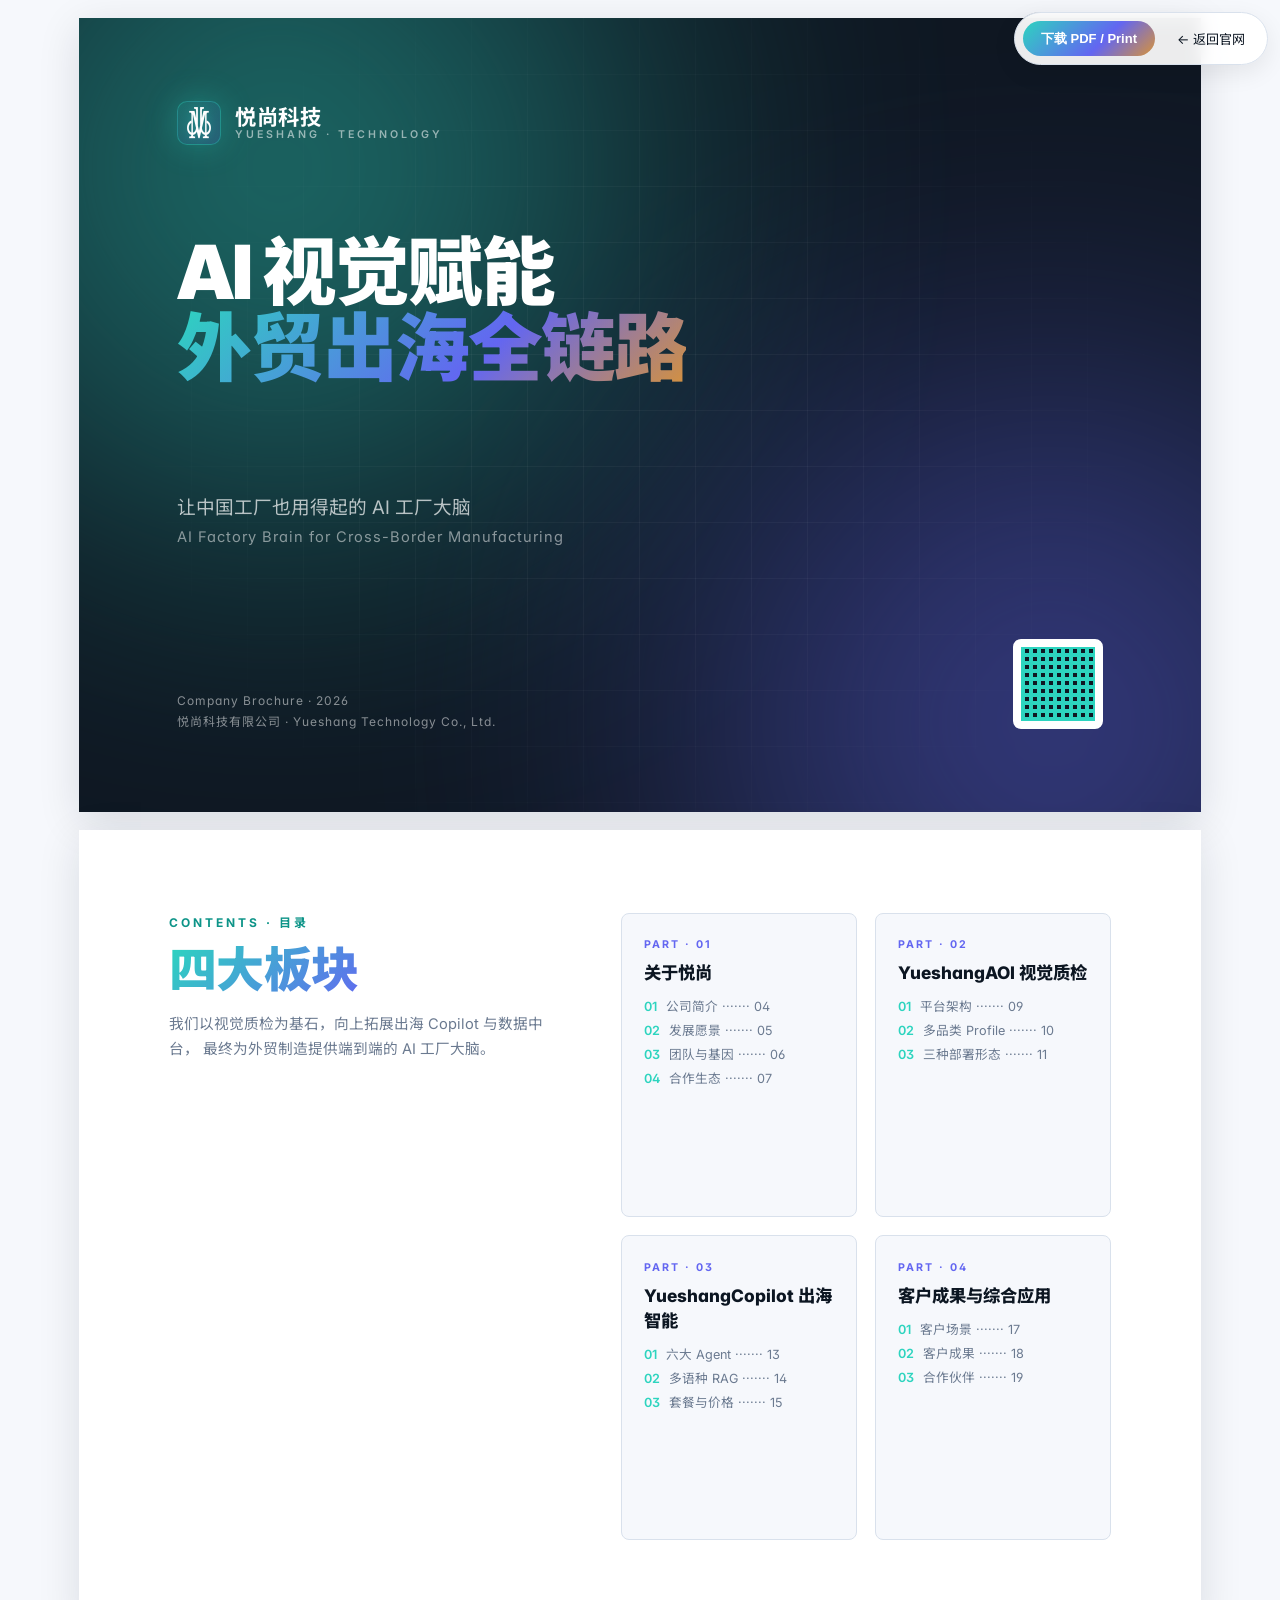
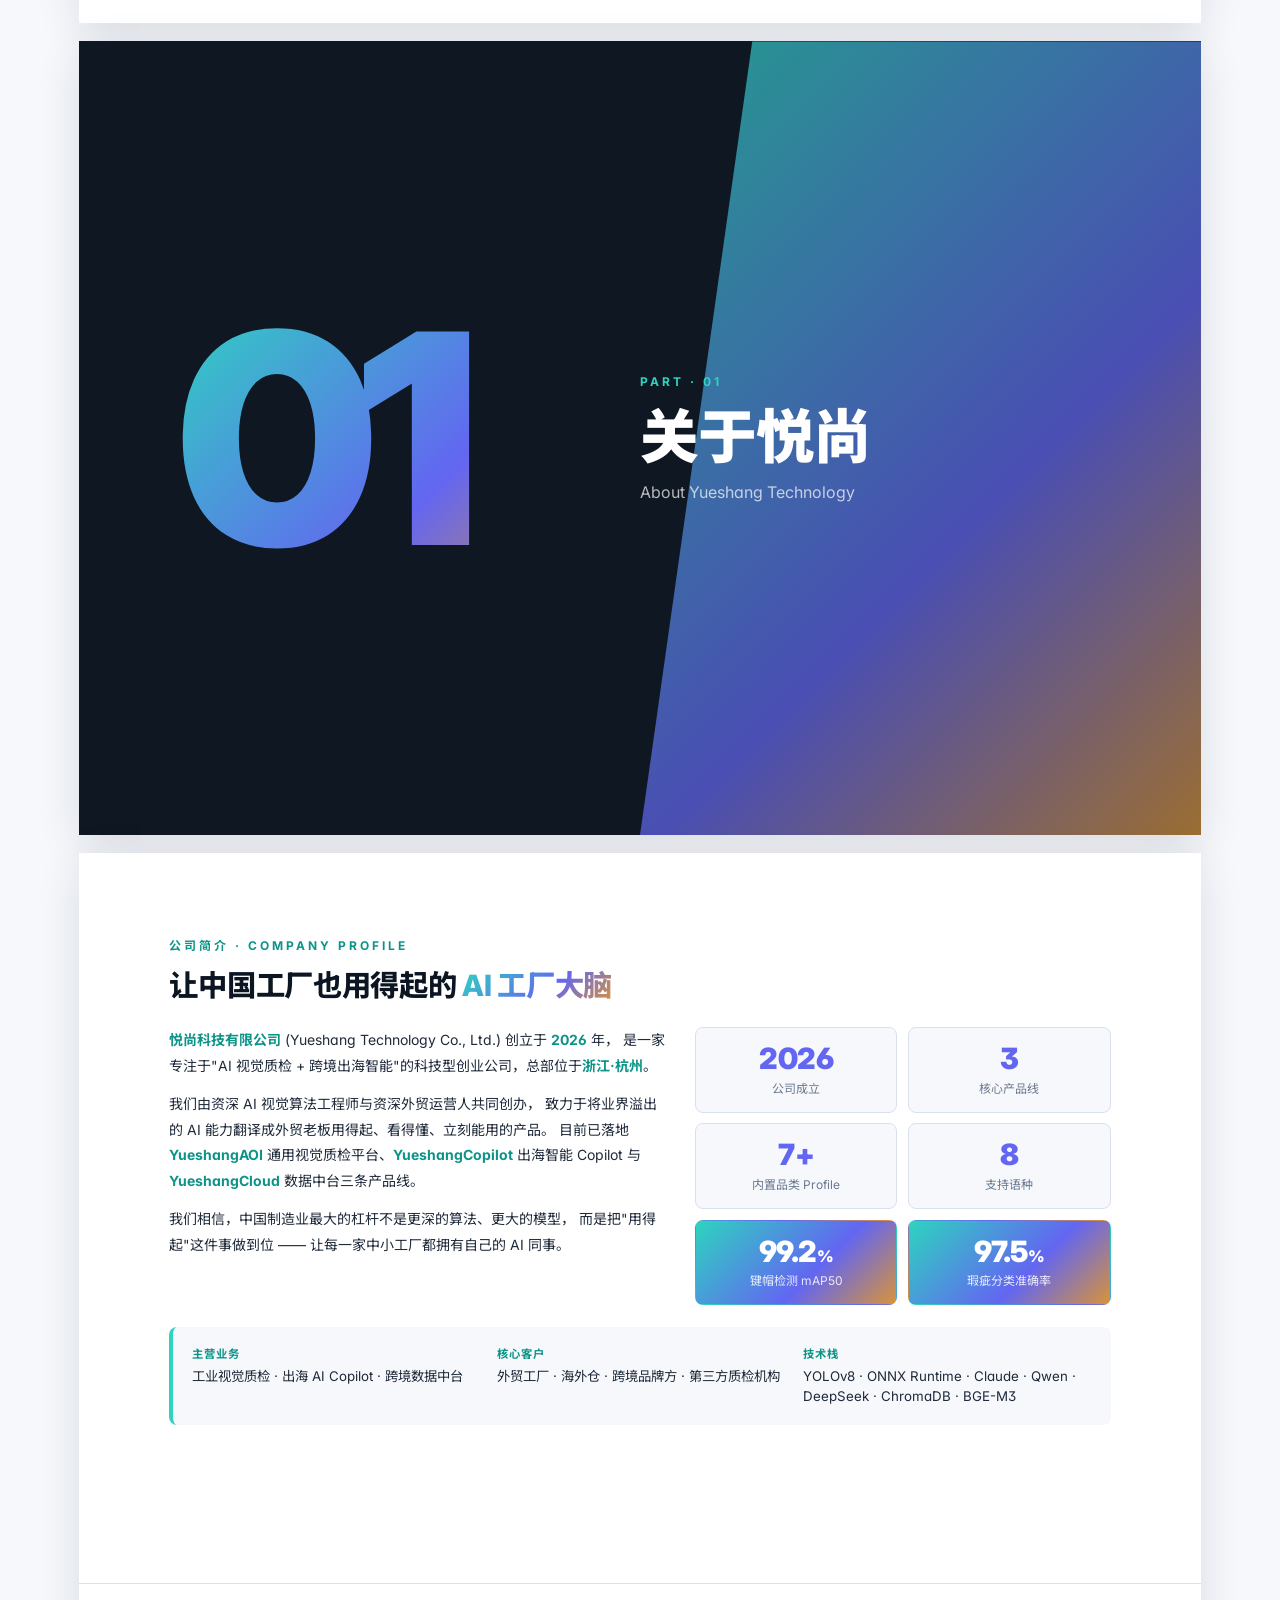
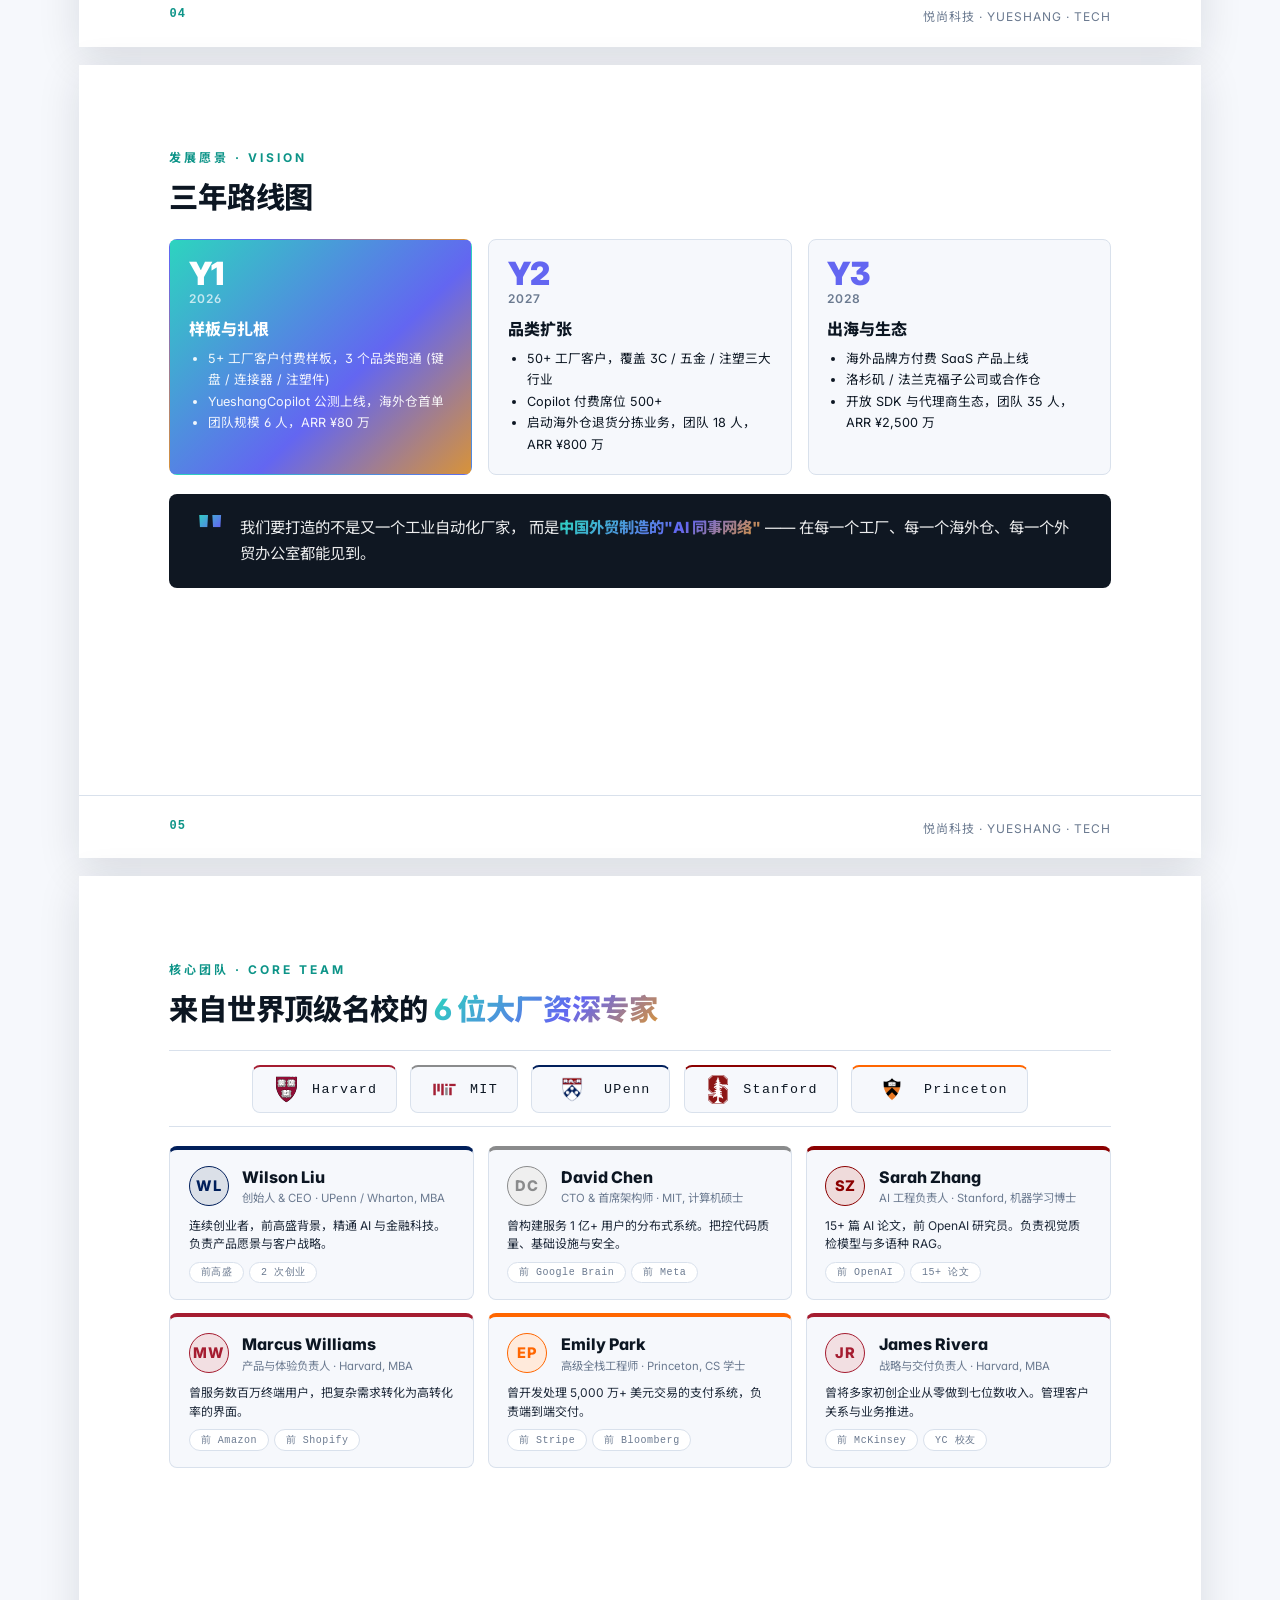
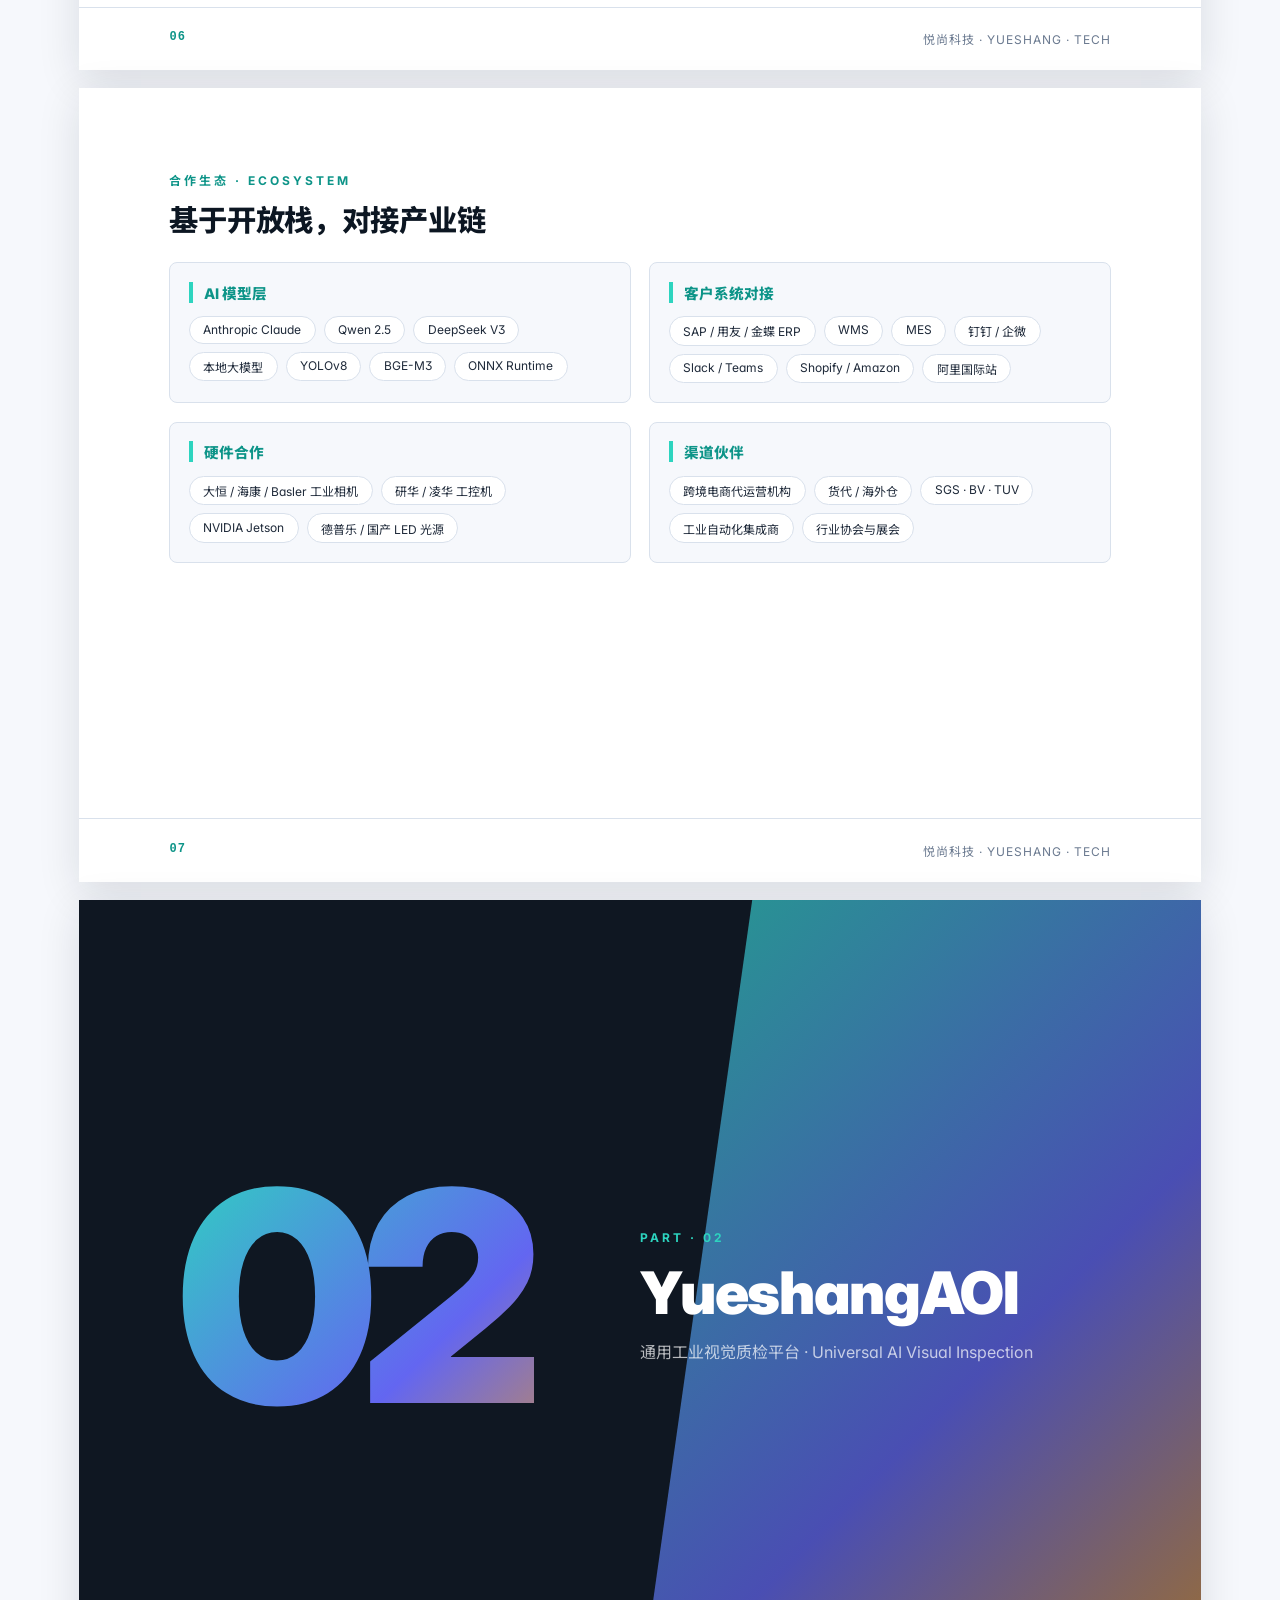
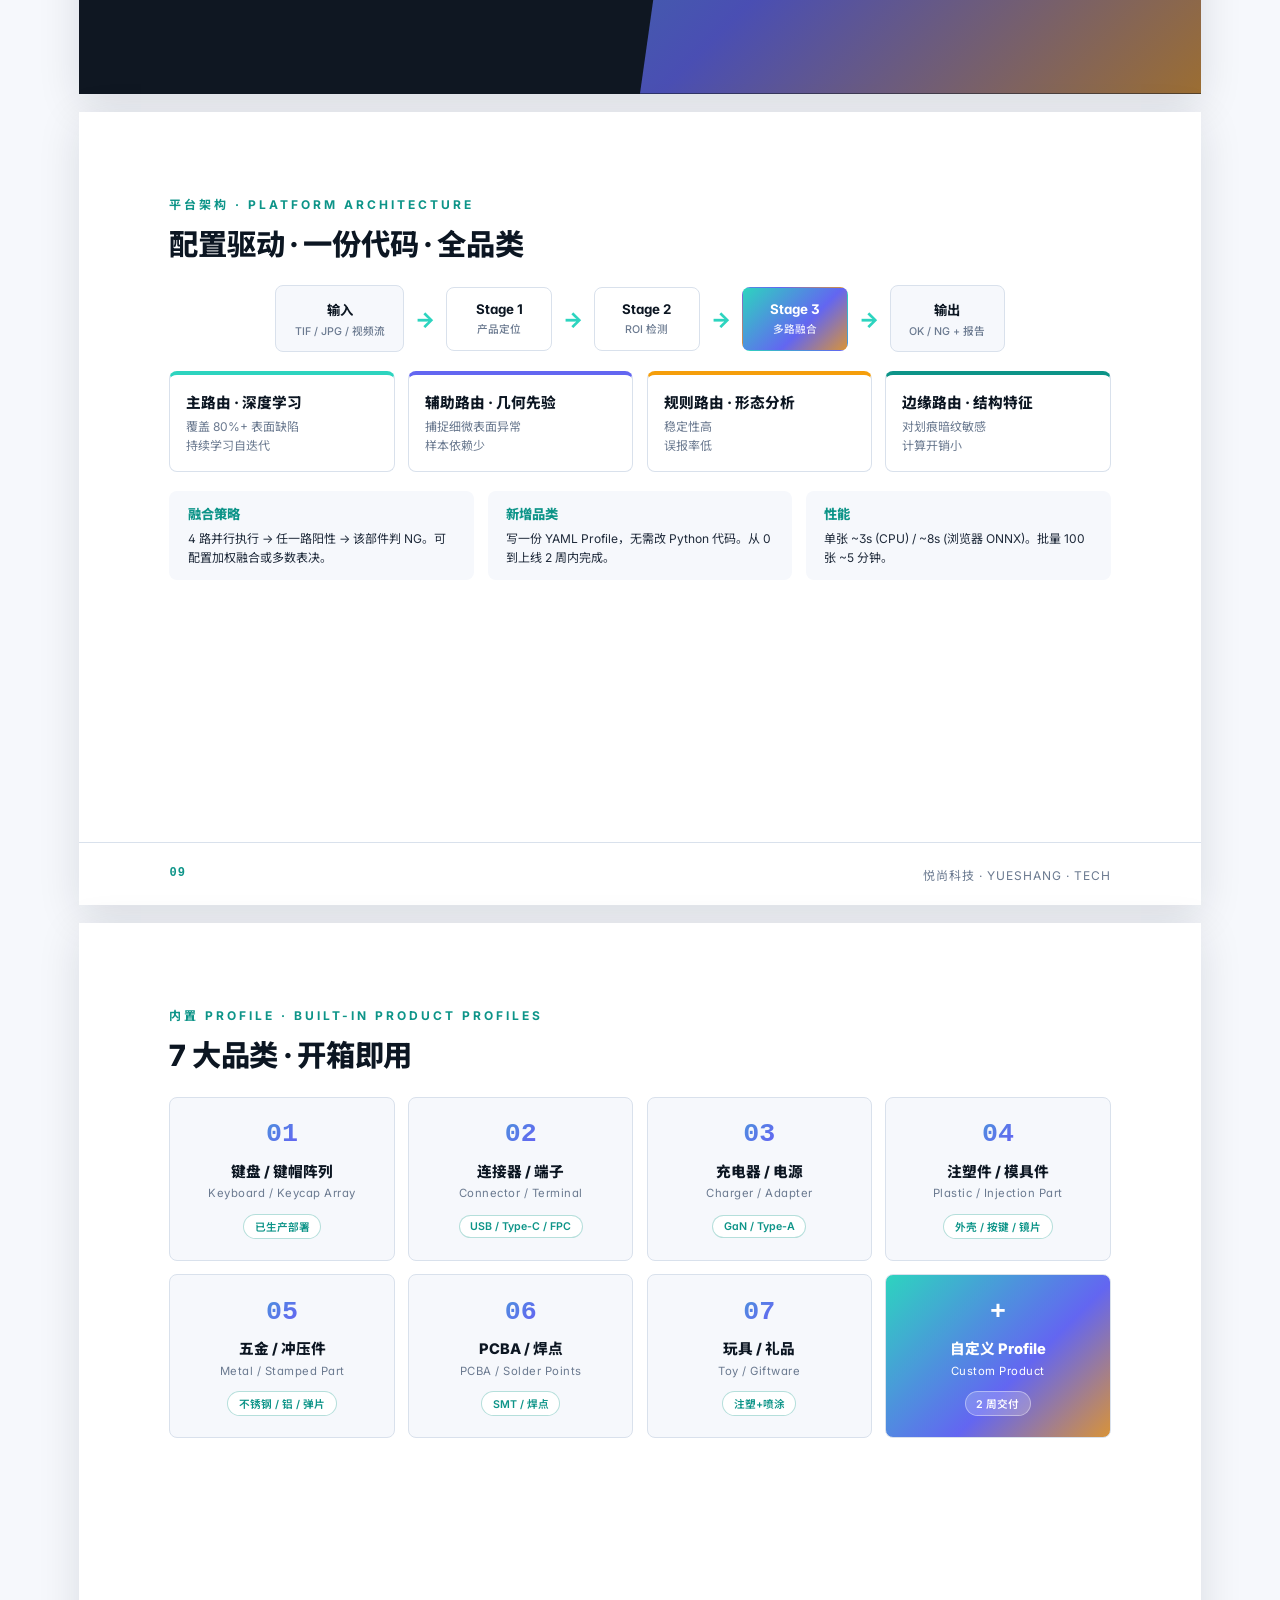
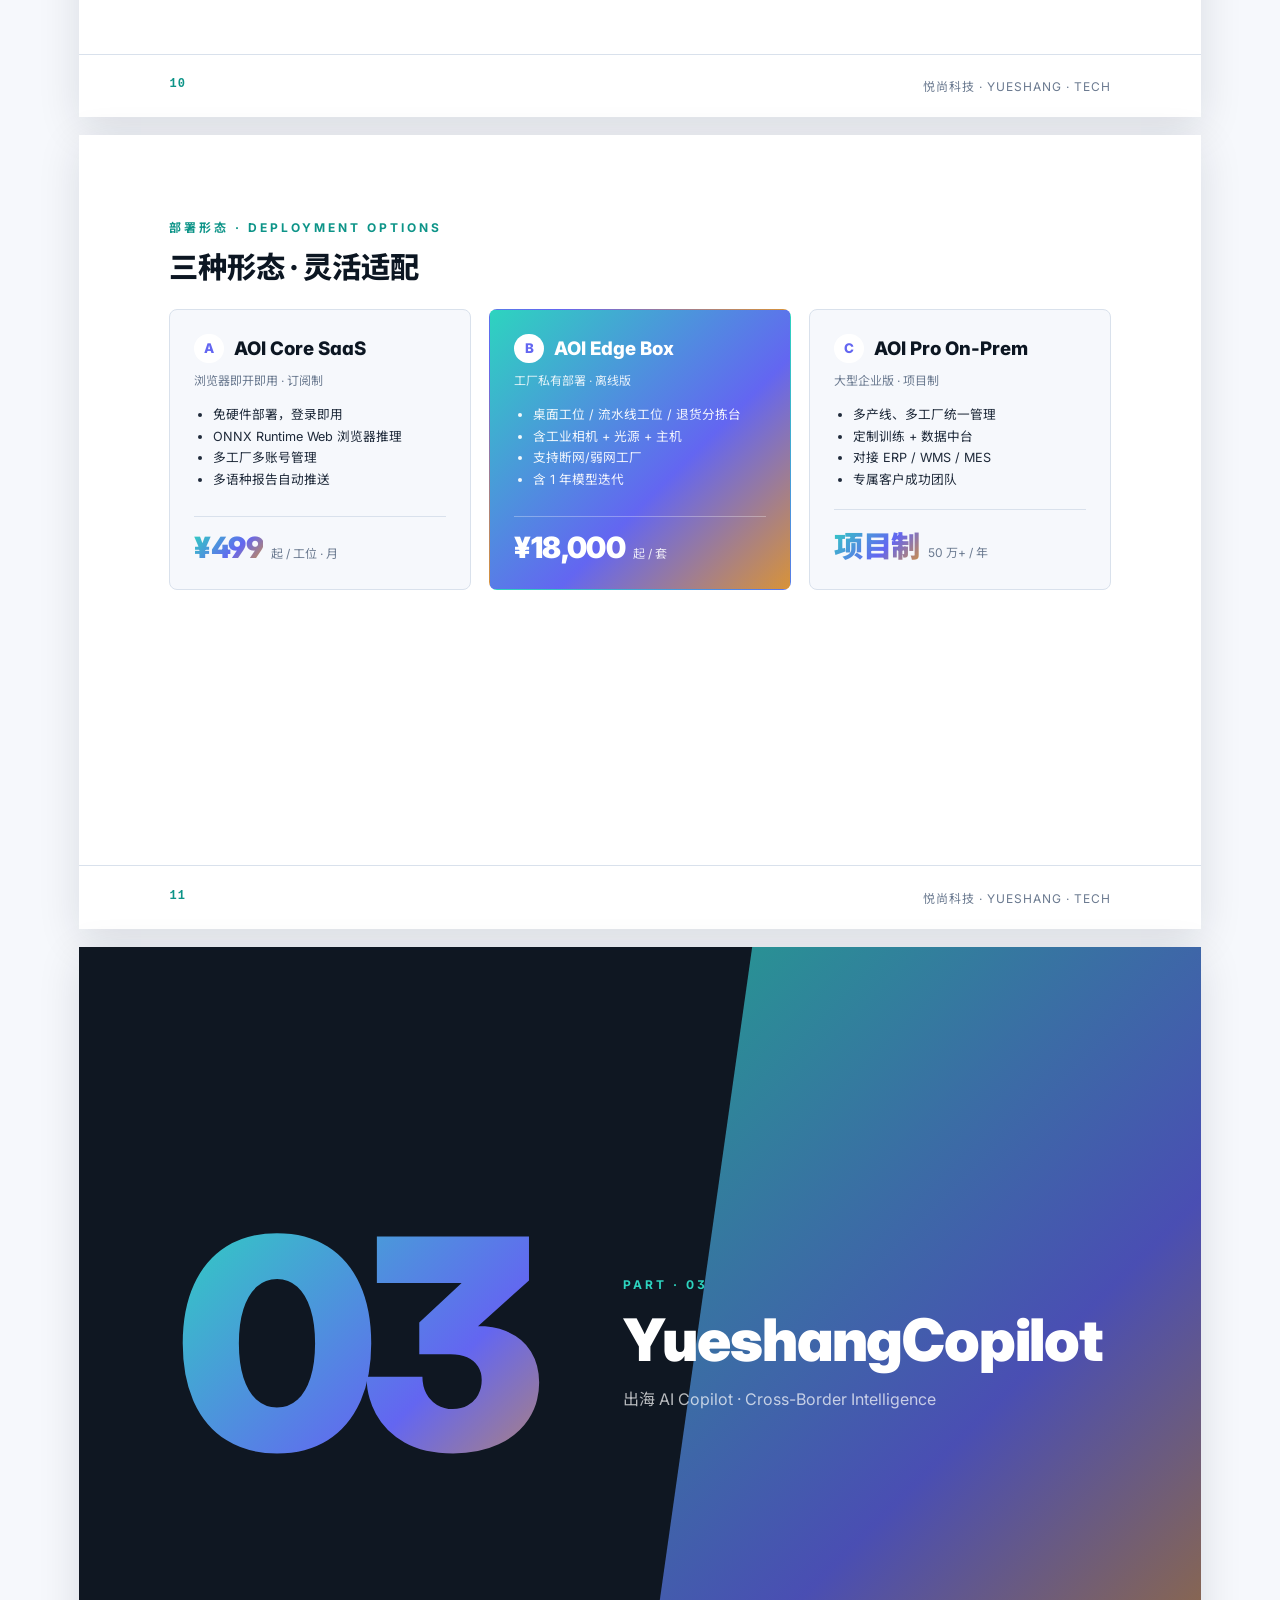
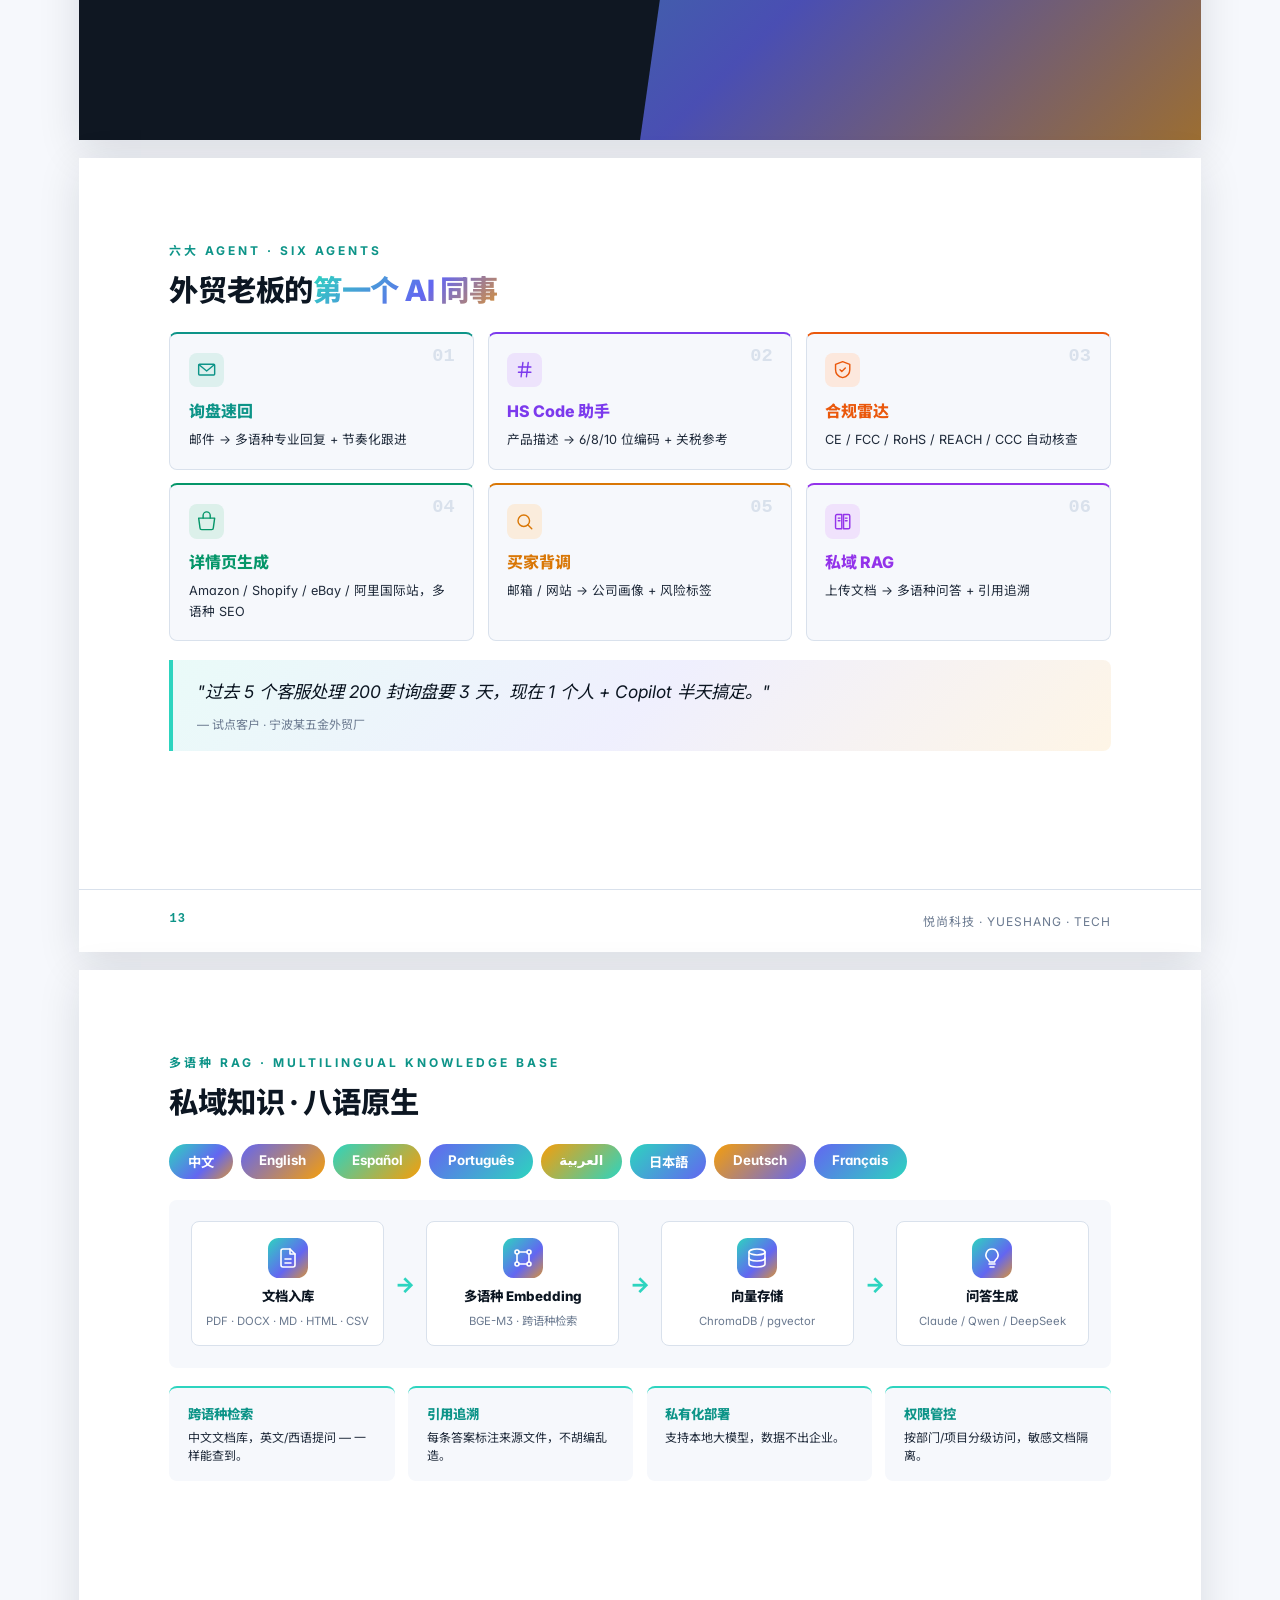
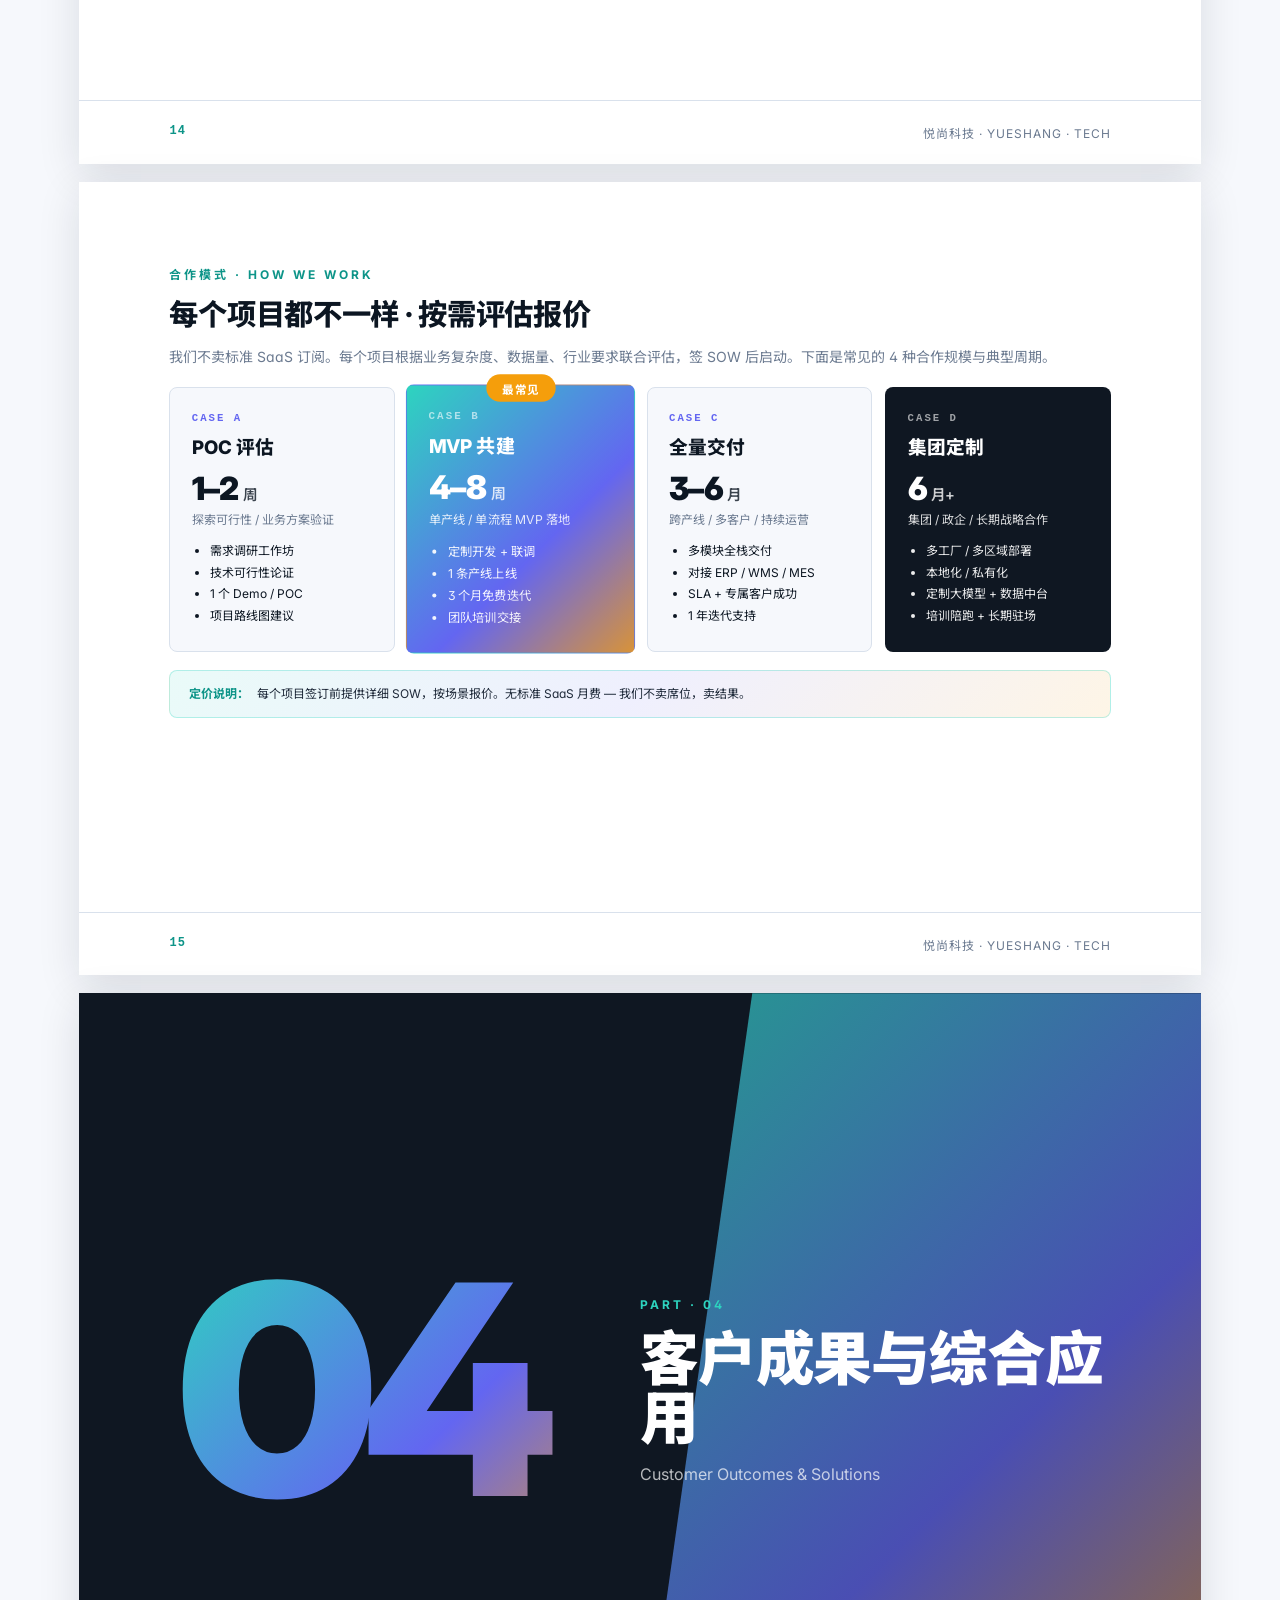
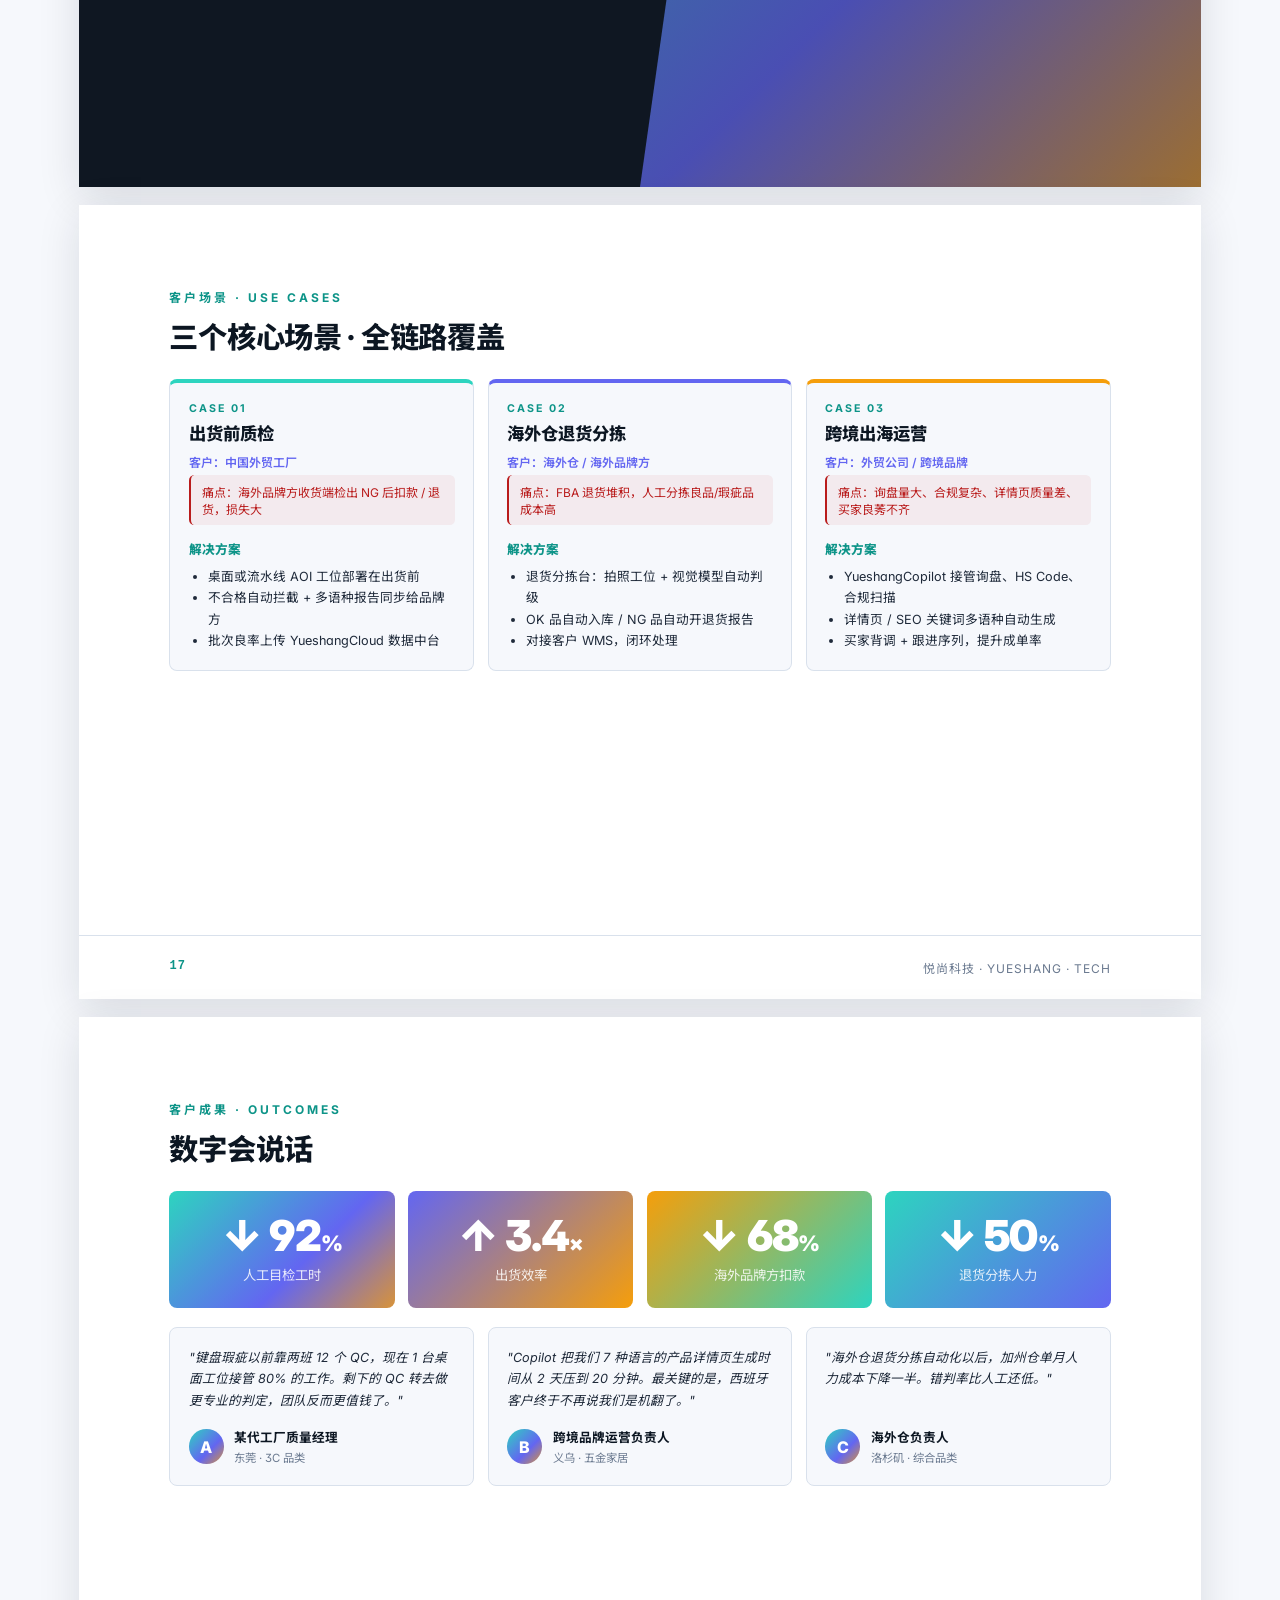
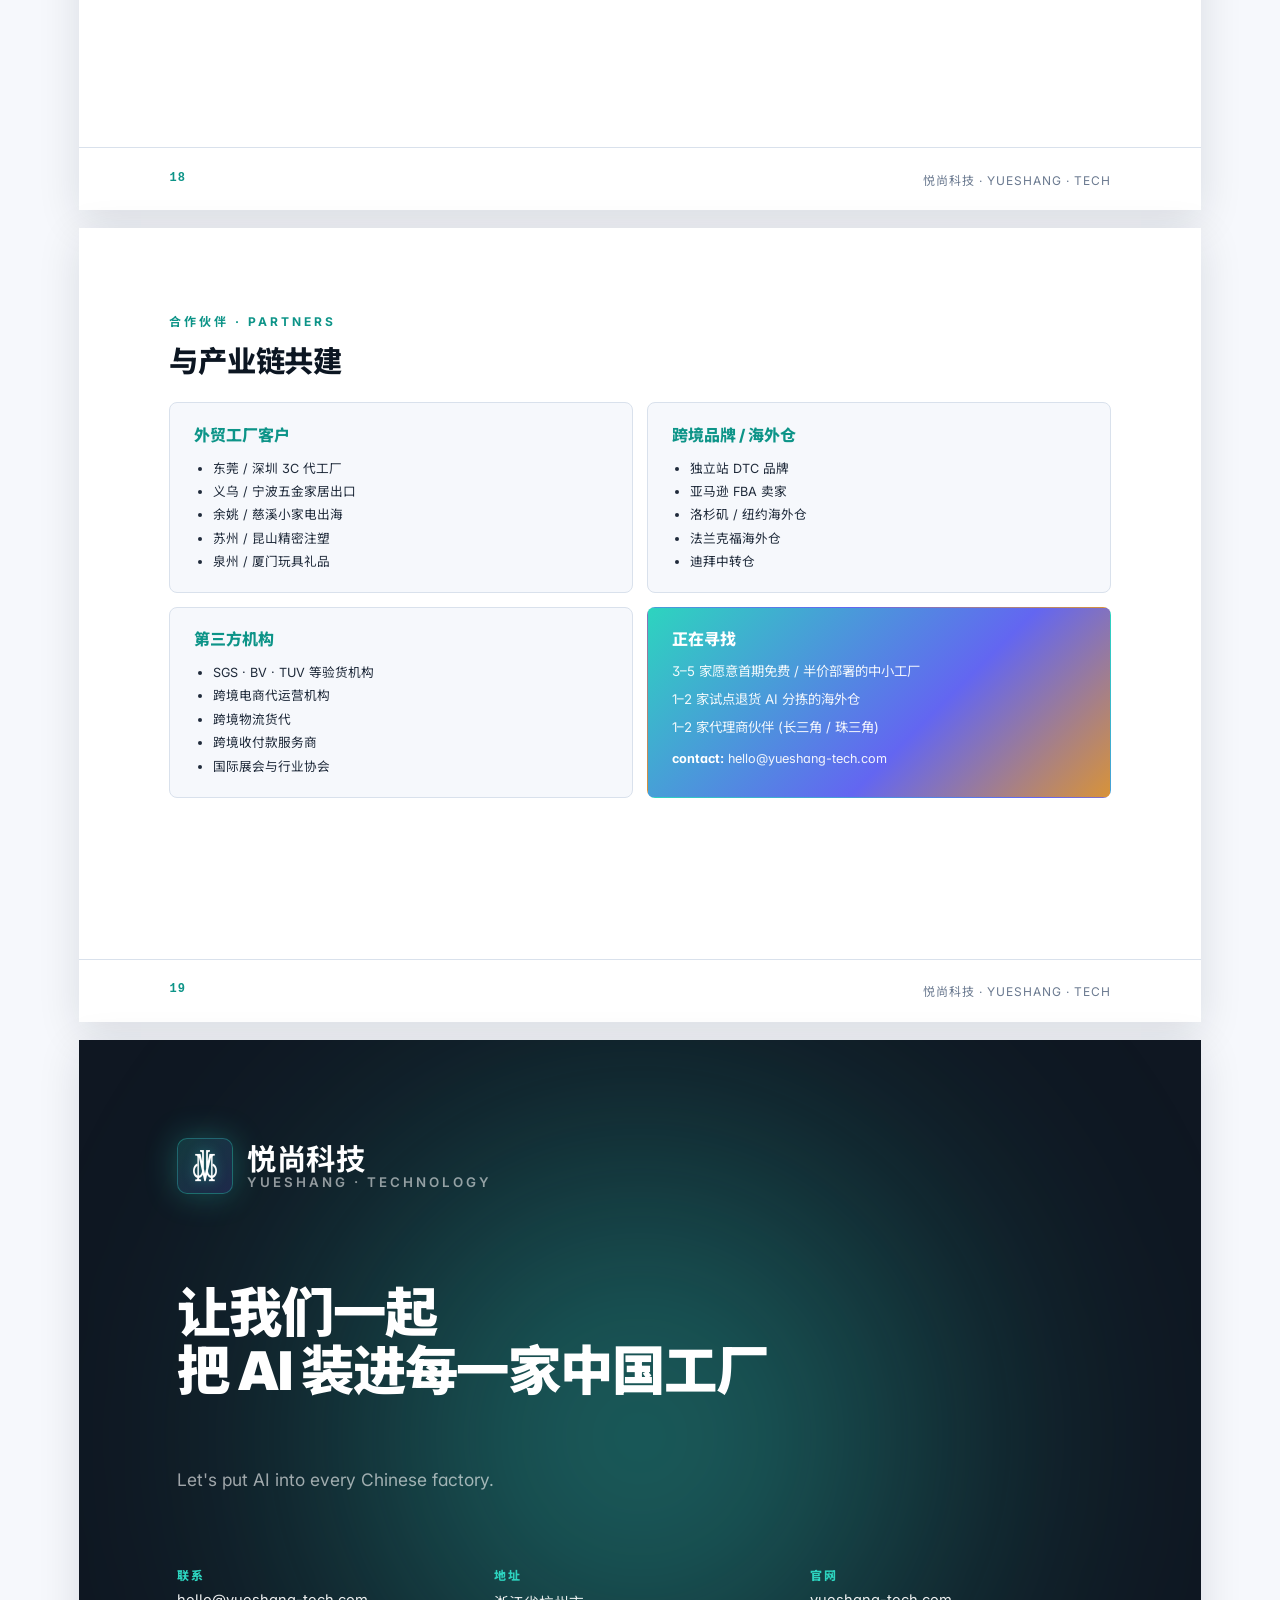
<file: website/brochure.html>
<!doctype html>
<html lang="zh-CN">
<head>
  <meta charset="UTF-8" />
  <meta name="viewport" content="width=device-width, initial-scale=1.0" />
  <title>悦尚科技 · 公司彩页 / Company Brochure</title>
  <link href="https://fonts.googleapis.com/css2?family=Inter:wght@400;500;600;700;800;900&family=Noto+Sans+SC:wght@300;400;500;700;900&display=swap" rel="stylesheet" />
  <link rel="stylesheet" href="brochure.css" />
</head>
<body>

<!-- ===== Print toolbar (hidden when printing) ===== -->
<div class="toolbar no-print">
  <button onclick="window.print()" class="tb-btn">下载 PDF / Print</button>
  <a href="index.html" class="tb-link">← 返回官网</a>
</div>

<!-- ============== PAGE 01 · Cover ============== -->
<section class="page page--cover">
  <div class="cover__bg">
    <div class="cover__glow cover__glow--a"></div>
    <div class="cover__glow cover__glow--b"></div>
    <div class="cover__grid"></div>
  </div>
  <div class="cover__content">
    <div class="brand">
      <div class="brand__mark"><img src="logo/yueshang-mark-128.png" alt="悦尚"/></div>
      <div class="brand__text">
        <div class="brand__zh">悦尚科技</div>
        <div class="brand__en">YUESHANG · TECHNOLOGY</div>
      </div>
    </div>
    <h1 class="cover__title">
      AI 视觉赋能<br/>
      <em>外贸出海全链路</em>
    </h1>
    <p class="cover__sub">
      让中国工厂也用得起的 AI 工厂大脑<br/>
      <span class="en">AI Factory Brain for Cross-Border Manufacturing</span>
    </p>
    <div class="cover__bottom">
      <div>
        <small>Company Brochure · 2026</small>
        <small>悦尚科技有限公司 · Yueshang Technology Co., Ltd.</small>
      </div>
      <div class="cover__qr"></div>
    </div>
  </div>
</section>

<!-- ============== PAGE 02 · Contents ============== -->
<section class="page">
  <div class="page__inner two-col">
    <div>
      <div class="eyebrow">CONTENTS · 目录</div>
      <h2 class="contents__title">四大板块</h2>
      <p class="contents__sub">
        我们以视觉质检为基石，向上拓展出海 Copilot 与数据中台，
        最终为外贸制造提供端到端的 AI 工厂大脑。
      </p>
    </div>
    <div class="contents__list">
      <div class="contents__item">
        <span class="contents__num">PART · 01</span>
        <h3>关于悦尚</h3>
        <ol>
          <li>公司简介 ······· 04</li>
          <li>发展愿景 ······· 05</li>
          <li>团队与基因 ······· 06</li>
          <li>合作生态 ······· 07</li>
        </ol>
      </div>
      <div class="contents__item">
        <span class="contents__num">PART · 02</span>
        <h3>YueshangAOI 视觉质检</h3>
        <ol>
          <li>平台架构 ······· 09</li>
          <li>多品类 Profile ······· 10</li>
          <li>三种部署形态 ······· 11</li>
        </ol>
      </div>
      <div class="contents__item">
        <span class="contents__num">PART · 03</span>
        <h3>YueshangCopilot 出海智能</h3>
        <ol>
          <li>六大 Agent ······· 13</li>
          <li>多语种 RAG ······· 14</li>
          <li>套餐与价格 ······· 15</li>
        </ol>
      </div>
      <div class="contents__item">
        <span class="contents__num">PART · 04</span>
        <h3>客户成果与综合应用</h3>
        <ol>
          <li>客户场景 ······· 17</li>
          <li>客户成果 ······· 18</li>
          <li>合作伙伴 ······· 19</li>
        </ol>
      </div>
    </div>
  </div>
</section>

<!-- ============== PAGE 03 · About Section Cover ============== -->
<section class="page page--section-cover">
  <div class="section-cover">
    <div class="section-cover__num">01</div>
    <div class="section-cover__body">
      <div class="eyebrow">PART · 01</div>
      <h2>关于悦尚</h2>
      <p>About Yueshang Technology</p>
    </div>
  </div>
</section>

<!-- ============== PAGE 04 · 公司简介 ============== -->
<section class="page">
  <div class="page__inner">
    <div class="eyebrow">公司简介 · Company Profile</div>
    <h2 class="page__title">让中国工厂也用得起的 <em>AI 工厂大脑</em></h2>

    <div class="profile-grid">
      <div class="profile-text">
        <p>
          <b>悦尚科技有限公司</b> (Yueshang Technology Co., Ltd.) 创立于 <b>2026</b> 年，
          是一家专注于"AI 视觉质检 + 跨境出海智能"的科技型创业公司，总部位于<b>浙江·杭州</b>。
        </p>
        <p>
          我们由资深 AI 视觉算法工程师与资深外贸运营人共同创办，
          致力于将业界溢出的 AI 能力翻译成外贸老板用得起、看得懂、立刻能用的产品。
          目前已落地 <b>YueshangAOI</b> 通用视觉质检平台、<b>YueshangCopilot</b> 出海智能 Copilot
          与 <b>YueshangCloud</b> 数据中台三条产品线。
        </p>
        <p>
          我们相信，中国制造业最大的杠杆不是更深的算法、更大的模型，
          而是把"用得起"这件事做到位 —— 让每一家中小工厂都拥有自己的 AI 同事。
        </p>
      </div>
      <div class="profile-stats">
        <div class="ps">
          <div class="ps__num">2026</div>
          <div class="ps__label">公司成立</div>
        </div>
        <div class="ps">
          <div class="ps__num">3</div>
          <div class="ps__label">核心产品线</div>
        </div>
        <div class="ps">
          <div class="ps__num">7+</div>
          <div class="ps__label">内置品类 Profile</div>
        </div>
        <div class="ps">
          <div class="ps__num">8</div>
          <div class="ps__label">支持语种</div>
        </div>
        <div class="ps ps--accent">
          <div class="ps__num">99.2<span>%</span></div>
          <div class="ps__label">键帽检测 mAP50</div>
        </div>
        <div class="ps ps--accent">
          <div class="ps__num">97.5<span>%</span></div>
          <div class="ps__label">瑕疵分类准确率</div>
        </div>
      </div>
    </div>

    <div class="trust-row">
      <div class="trust-item">
        <h5>主营业务</h5>
        <p>工业视觉质检 · 出海 AI Copilot · 跨境数据中台</p>
      </div>
      <div class="trust-item">
        <h5>核心客户</h5>
        <p>外贸工厂 · 海外仓 · 跨境品牌方 · 第三方质检机构</p>
      </div>
      <div class="trust-item">
        <h5>技术栈</h5>
        <p>YOLOv8 · ONNX Runtime · Claude · Qwen · DeepSeek · ChromaDB · BGE-M3</p>
      </div>
    </div>
  </div>
  <div class="page__footer"><span>04</span><span>悦尚科技 · YUESHANG · TECH</span></div>
</section>

<!-- ============== PAGE 05 · 发展愿景 ============== -->
<section class="page">
  <div class="page__inner">
    <div class="eyebrow">发展愿景 · Vision</div>
    <h2 class="page__title">三年路线图</h2>

    <div class="timeline">
      <div class="tl-item tl-item--current">
        <div class="tl-year">Y1<small>2026</small></div>
        <div class="tl-body">
          <h4>样板与扎根</h4>
          <ul>
            <li>5+ 工厂客户付费样板，3 个品类跑通 (键盘 / 连接器 / 注塑件)</li>
            <li>YueshangCopilot 公测上线，海外仓首单</li>
            <li>团队规模 6 人，ARR ¥80 万</li>
          </ul>
        </div>
      </div>
      <div class="tl-item">
        <div class="tl-year">Y2<small>2027</small></div>
        <div class="tl-body">
          <h4>品类扩张</h4>
          <ul>
            <li>50+ 工厂客户，覆盖 3C / 五金 / 注塑三大行业</li>
            <li>Copilot 付费席位 500+</li>
            <li>启动海外仓退货分拣业务，团队 18 人，ARR ¥800 万</li>
          </ul>
        </div>
      </div>
      <div class="tl-item">
        <div class="tl-year">Y3<small>2028</small></div>
        <div class="tl-body">
          <h4>出海与生态</h4>
          <ul>
            <li>海外品牌方付费 SaaS 产品上线</li>
            <li>洛杉矶 / 法兰克福子公司或合作仓</li>
            <li>开放 SDK 与代理商生态，团队 35 人，ARR ¥2,500 万</li>
          </ul>
        </div>
      </div>
    </div>

    <div class="vision">
      <div class="vision__quote">"</div>
      <p>
        我们要打造的不是又一个工业自动化厂家，
        而是<b>中国外贸制造的"AI 同事网络"</b> ——
        在每一个工厂、每一个海外仓、每一个外贸办公室都能见到。
      </p>
    </div>
  </div>
  <div class="page__footer"><span>05</span><span>悦尚科技 · YUESHANG · TECH</span></div>
</section>

<!-- ============== PAGE 06 · 团队 ============== -->
<section class="page">
  <div class="page__inner">
    <div class="eyebrow">核心团队 · Core Team</div>
    <h2 class="page__title">来自世界顶级名校的 <em>6 位大厂资深专家</em></h2>

    <div class="uni-ribbon">
      <div class="uni-chip" style="--uc:#A51C30"><img src="universities/harvard.svg" alt=""/>Harvard</div>
      <div class="uni-chip" style="--uc:#8A8B8C"><img src="universities/mit.svg" alt=""/>MIT</div>
      <div class="uni-chip uni-chip--w" style="--uc:#011F5B"><img src="universities/upenn.png" alt=""/>UPenn</div>
      <div class="uni-chip" style="--uc:#8B0000"><img src="universities/stanford.svg" alt=""/>Stanford</div>
      <div class="uni-chip uni-chip--w" style="--uc:#FF6600"><img src="universities/princeton.png" alt=""/>Princeton</div>
    </div>

    <div class="tm-bro">
      <div class="tmb" style="--uc:#011F5B">
        <div class="tmb__top"><div class="tmb__av">WL</div><div><h4>Wilson Liu</h4><small>创始人 &amp; CEO · UPenn / Wharton, MBA</small></div></div>
        <p>连续创业者，前高盛背景，精通 AI 与金融科技。负责产品愿景与客户战略。</p>
        <div class="tmb__tags"><span>前高盛</span><span>2 次创业</span></div>
      </div>
      <div class="tmb" style="--uc:#8A8B8C">
        <div class="tmb__top"><div class="tmb__av">DC</div><div><h4>David Chen</h4><small>CTO &amp; 首席架构师 · MIT, 计算机硕士</small></div></div>
        <p>曾构建服务 1 亿+ 用户的分布式系统。把控代码质量、基础设施与安全。</p>
        <div class="tmb__tags"><span>前 Google Brain</span><span>前 Meta</span></div>
      </div>
      <div class="tmb" style="--uc:#8B0000">
        <div class="tmb__top"><div class="tmb__av">SZ</div><div><h4>Sarah Zhang</h4><small>AI 工程负责人 · Stanford, 机器学习博士</small></div></div>
        <p>15+ 篇 AI 论文，前 OpenAI 研究员。负责视觉质检模型与多语种 RAG。</p>
        <div class="tmb__tags"><span>前 OpenAI</span><span>15+ 论文</span></div>
      </div>
      <div class="tmb" style="--uc:#A51C30">
        <div class="tmb__top"><div class="tmb__av">MW</div><div><h4>Marcus Williams</h4><small>产品与体验负责人 · Harvard, MBA</small></div></div>
        <p>曾服务数百万终端用户，把复杂需求转化为高转化率的界面。</p>
        <div class="tmb__tags"><span>前 Amazon</span><span>前 Shopify</span></div>
      </div>
      <div class="tmb" style="--uc:#FF6600">
        <div class="tmb__top"><div class="tmb__av">EP</div><div><h4>Emily Park</h4><small>高级全栈工程师 · Princeton, CS 学士</small></div></div>
        <p>曾开发处理 5,000 万+ 美元交易的支付系统，负责端到端交付。</p>
        <div class="tmb__tags"><span>前 Stripe</span><span>前 Bloomberg</span></div>
      </div>
      <div class="tmb" style="--uc:#A51C30">
        <div class="tmb__top"><div class="tmb__av">JR</div><div><h4>James Rivera</h4><small>战略与交付负责人 · Harvard, MBA</small></div></div>
        <p>曾将多家初创企业从零做到七位数收入。管理客户关系与业务推进。</p>
        <div class="tmb__tags"><span>前 McKinsey</span><span>YC 校友</span></div>
      </div>
    </div>
  </div>
  <div class="page__footer"><span>06</span><span>悦尚科技 · YUESHANG · TECH</span></div>
</section>

<!-- ============== PAGE 07 · 合作生态 ============== -->
<section class="page">
  <div class="page__inner">
    <div class="eyebrow">合作生态 · Ecosystem</div>
    <h2 class="page__title">基于开放栈，对接产业链</h2>

    <div class="eco-grid">
      <div class="eco-block">
        <h4>AI 模型层</h4>
        <div class="eco-tags">
          <span>Anthropic Claude</span>
          <span>Qwen 2.5</span>
          <span>DeepSeek V3</span>
          <span>本地大模型</span>
          <span>YOLOv8</span>
          <span>BGE-M3</span>
          <span>ONNX Runtime</span>
        </div>
      </div>
      <div class="eco-block">
        <h4>客户系统对接</h4>
        <div class="eco-tags">
          <span>SAP / 用友 / 金蝶 ERP</span>
          <span>WMS</span>
          <span>MES</span>
          <span>钉钉 / 企微</span>
          <span>Slack / Teams</span>
          <span>Shopify / Amazon</span>
          <span>阿里国际站</span>
        </div>
      </div>
      <div class="eco-block">
        <h4>硬件合作</h4>
        <div class="eco-tags">
          <span>大恒 / 海康 / Basler 工业相机</span>
          <span>研华 / 凌华 工控机</span>
          <span>NVIDIA Jetson</span>
          <span>德普乐 / 国产 LED 光源</span>
        </div>
      </div>
      <div class="eco-block">
        <h4>渠道伙伴</h4>
        <div class="eco-tags">
          <span>跨境电商代运营机构</span>
          <span>货代 / 海外仓</span>
          <span>SGS · BV · TUV</span>
          <span>工业自动化集成商</span>
          <span>行业协会与展会</span>
        </div>
      </div>
    </div>
  </div>
  <div class="page__footer"><span>07</span><span>悦尚科技 · YUESHANG · TECH</span></div>
</section>

<!-- ============== PAGE 08 · Part 02 Cover ============== -->
<section class="page page--section-cover">
  <div class="section-cover">
    <div class="section-cover__num">02</div>
    <div class="section-cover__body">
      <div class="eyebrow">PART · 02</div>
      <h2>YueshangAOI</h2>
      <p>通用工业视觉质检平台 · Universal AI Visual Inspection</p>
    </div>
  </div>
</section>

<!-- ============== PAGE 09 · 平台架构 ============== -->
<section class="page">
  <div class="page__inner">
    <div class="eyebrow">平台架构 · Platform Architecture</div>
    <h2 class="page__title">配置驱动 · 一份代码 · 全品类</h2>

    <div class="arch">
      <div class="arch__row">
        <div class="arch__node arch__node--in">输入<small>TIF / JPG / 视频流</small></div>
        <div class="arch__arrow">→</div>
        <div class="arch__node">Stage 1<small>产品定位</small></div>
        <div class="arch__arrow">→</div>
        <div class="arch__node">Stage 2<small>ROI 检测</small></div>
        <div class="arch__arrow">→</div>
        <div class="arch__node arch__node--gradient">Stage 3<small>多路融合</small></div>
        <div class="arch__arrow">→</div>
        <div class="arch__node arch__node--out">输出<small>OK / NG + 报告</small></div>
      </div>

      <div class="arch__routes">
        <div class="route route--a">
          <h5>主路由 · 深度学习</h5>
          <p>覆盖 80%+ 表面缺陷<br/>持续学习自迭代</p>
        </div>
        <div class="route route--b">
          <h5>辅助路由 · 几何先验</h5>
          <p>捕捉细微表面异常<br/>样本依赖少</p>
        </div>
        <div class="route route--c">
          <h5>规则路由 · 形态分析</h5>
          <p>稳定性高<br/>误报率低</p>
        </div>
        <div class="route route--d">
          <h5>边缘路由 · 结构特征</h5>
          <p>对划痕暗纹敏感<br/>计算开销小</p>
        </div>
      </div>
    </div>

    <div class="arch-note">
      <div>
        <h4>融合策略</h4>
        <p>4 路并行执行 → 任一路阳性 → 该部件判 NG。可配置加权融合或多数表决。</p>
      </div>
      <div>
        <h4>新增品类</h4>
        <p>写一份 YAML Profile，无需改 Python 代码。从 0 到上线 2 周内完成。</p>
      </div>
      <div>
        <h4>性能</h4>
        <p>单张 ~3s (CPU) / ~8s (浏览器 ONNX)。批量 100 张 ~5 分钟。</p>
      </div>
    </div>
  </div>
  <div class="page__footer"><span>09</span><span>悦尚科技 · YUESHANG · TECH</span></div>
</section>

<!-- ============== PAGE 10 · 多品类 ============== -->
<section class="page">
  <div class="page__inner">
    <div class="eyebrow">内置 Profile · Built-in Product Profiles</div>
    <h2 class="page__title">7 大品类 · 开箱即用</h2>

    <div class="prof-grid">
      <div class="prof"><div class="prof__num">01</div><h4>键盘 / 键帽阵列</h4><p>Keyboard / Keycap Array</p><span class="prof__tag">已生产部署</span></div>
      <div class="prof"><div class="prof__num">02</div><h4>连接器 / 端子</h4><p>Connector / Terminal</p><span class="prof__tag">USB / Type-C / FPC</span></div>
      <div class="prof"><div class="prof__num">03</div><h4>充电器 / 电源</h4><p>Charger / Adapter</p><span class="prof__tag">GaN / Type-A</span></div>
      <div class="prof"><div class="prof__num">04</div><h4>注塑件 / 模具件</h4><p>Plastic / Injection Part</p><span class="prof__tag">外壳 / 按键 / 镜片</span></div>
      <div class="prof"><div class="prof__num">05</div><h4>五金 / 冲压件</h4><p>Metal / Stamped Part</p><span class="prof__tag">不锈钢 / 铝 / 弹片</span></div>
      <div class="prof"><div class="prof__num">06</div><h4>PCBA / 焊点</h4><p>PCBA / Solder Points</p><span class="prof__tag">SMT / 焊点</span></div>
      <div class="prof"><div class="prof__num">07</div><h4>玩具 / 礼品</h4><p>Toy / Giftware</p><span class="prof__tag">注塑+喷涂</span></div>
      <div class="prof prof--add">
        <div class="prof__num">+</div>
        <h4>自定义 Profile</h4>
        <p>Custom Product</p>
        <span class="prof__tag">2 周交付</span>
      </div>
    </div>
  </div>
  <div class="page__footer"><span>10</span><span>悦尚科技 · YUESHANG · TECH</span></div>
</section>

<!-- ============== PAGE 11 · 部署形态 ============== -->
<section class="page">
  <div class="page__inner">
    <div class="eyebrow">部署形态 · Deployment Options</div>
    <h2 class="page__title">三种形态 · 灵活适配</h2>

    <div class="deploy-grid">
      <div class="deploy">
        <div class="deploy__head">
          <span class="deploy__pill">A</span>
          <h3>AOI Core SaaS</h3>
        </div>
        <p class="deploy__lead">浏览器即开即用 · 订阅制</p>
        <ul>
          <li>免硬件部署，登录即用</li>
          <li>ONNX Runtime Web 浏览器推理</li>
          <li>多工厂多账号管理</li>
          <li>多语种报告自动推送</li>
        </ul>
        <div class="deploy__price">
          <span>¥499</span>
          <small>起 / 工位 · 月</small>
        </div>
      </div>
      <div class="deploy deploy--mid">
        <div class="deploy__head">
          <span class="deploy__pill">B</span>
          <h3>AOI Edge Box</h3>
        </div>
        <p class="deploy__lead">工厂私有部署 · 离线版</p>
        <ul>
          <li>桌面工位 / 流水线工位 / 退货分拣台</li>
          <li>含工业相机 + 光源 + 主机</li>
          <li>支持断网/弱网工厂</li>
          <li>含 1 年模型迭代</li>
        </ul>
        <div class="deploy__price">
          <span>¥18,000</span>
          <small>起 / 套</small>
        </div>
      </div>
      <div class="deploy">
        <div class="deploy__head">
          <span class="deploy__pill">C</span>
          <h3>AOI Pro On-Prem</h3>
        </div>
        <p class="deploy__lead">大型企业版 · 项目制</p>
        <ul>
          <li>多产线、多工厂统一管理</li>
          <li>定制训练 + 数据中台</li>
          <li>对接 ERP / WMS / MES</li>
          <li>专属客户成功团队</li>
        </ul>
        <div class="deploy__price">
          <span>项目制</span>
          <small>50 万+ / 年</small>
        </div>
      </div>
    </div>
  </div>
  <div class="page__footer"><span>11</span><span>悦尚科技 · YUESHANG · TECH</span></div>
</section>

<!-- ============== PAGE 12 · Part 03 Cover ============== -->
<section class="page page--section-cover">
  <div class="section-cover">
    <div class="section-cover__num">03</div>
    <div class="section-cover__body">
      <div class="eyebrow">PART · 03</div>
      <h2>YueshangCopilot</h2>
      <p>出海 AI Copilot · Cross-Border Intelligence</p>
    </div>
  </div>
</section>

<!-- ============== PAGE 13 · 六大 Agent ============== -->
<section class="page">
  <div class="page__inner">
    <div class="eyebrow">六大 Agent · Six Agents</div>
    <h2 class="page__title">外贸老板的<em>第一个 AI 同事</em></h2>

    <div class="ag-grid">
      <div class="ag a-cyan">
        <div class="ag__icon"><svg viewBox="0 0 24 24" fill="none" stroke="currentColor" stroke-width="1.6" stroke-linecap="round" stroke-linejoin="round"><path d="M4 6h16a1 1 0 0 1 1 1v10a1 1 0 0 1-1 1H4a1 1 0 0 1-1-1V7a1 1 0 0 1 1-1Z"/><path d="m3.5 6.5 8.5 7 8.5-7"/></svg></div>
        <span class="ag__num">01</span>
        <h4>询盘速回</h4>
        <p>邮件 → 多语种专业回复 + 节奏化跟进</p>
      </div>
      <div class="ag a-violet">
        <div class="ag__icon"><svg viewBox="0 0 24 24" fill="none" stroke="currentColor" stroke-width="1.6" stroke-linecap="round" stroke-linejoin="round"><path d="M5 9h14M5 15h14M10 4 8 20M16 4l-2 16"/></svg></div>
        <span class="ag__num">02</span>
        <h4>HS Code 助手</h4>
        <p>产品描述 → 6/8/10 位编码 + 关税参考</p>
      </div>
      <div class="ag a-orange">
        <div class="ag__icon"><svg viewBox="0 0 24 24" fill="none" stroke="currentColor" stroke-width="1.6" stroke-linecap="round" stroke-linejoin="round"><path d="M12 3 4 6v6c0 5 3.5 8 8 9 4.5-1 8-4 8-9V6l-8-3Z"/><path d="m9 12 2 2 4-4"/></svg></div>
        <span class="ag__num">03</span>
        <h4>合规雷达</h4>
        <p>CE / FCC / RoHS / REACH / CCC 自动核查</p>
      </div>
      <div class="ag a-green">
        <div class="ag__icon"><svg viewBox="0 0 24 24" fill="none" stroke="currentColor" stroke-width="1.6" stroke-linecap="round" stroke-linejoin="round"><path d="M3 8h18l-1.5 11A2 2 0 0 1 17.5 21h-11A2 2 0 0 1 4.5 19L3 8Z"/><path d="M8 8V5a4 4 0 1 1 8 0v3"/></svg></div>
        <span class="ag__num">04</span>
        <h4>详情页生成</h4>
        <p>Amazon / Shopify / eBay / 阿里国际站，多语种 SEO</p>
      </div>
      <div class="ag a-amber">
        <div class="ag__icon"><svg viewBox="0 0 24 24" fill="none" stroke="currentColor" stroke-width="1.6" stroke-linecap="round" stroke-linejoin="round"><circle cx="11" cy="11" r="6.5"/><path d="m20 20-4.5-4.5"/></svg></div>
        <span class="ag__num">05</span>
        <h4>买家背调</h4>
        <p>邮箱 / 网站 → 公司画像 + 风险标签</p>
      </div>
      <div class="ag a-purple">
        <div class="ag__icon"><svg viewBox="0 0 24 24" fill="none" stroke="currentColor" stroke-width="1.6" stroke-linecap="round" stroke-linejoin="round"><path d="M4 5.5A1.5 1.5 0 0 1 5.5 4H11v16H5.5A1.5 1.5 0 0 1 4 18.5v-13Z"/><path d="M20 5.5A1.5 1.5 0 0 0 18.5 4H13v16h5.5a1.5 1.5 0 0 0 1.5-1.5v-13Z"/><path d="M7 8h2M7 11h2M15 8h2M15 11h2"/></svg></div>
        <span class="ag__num">06</span>
        <h4>私域 RAG</h4>
        <p>上传文档 → 多语种问答 + 引用追溯</p>
      </div>
    </div>

    <div class="quote-box">
      <p>"过去 5 个客服处理 200 封询盘要 3 天，现在 1 个人 + Copilot 半天搞定。"</p>
      <small>— 试点客户 · 宁波某五金外贸厂</small>
    </div>
  </div>
  <div class="page__footer"><span>13</span><span>悦尚科技 · YUESHANG · TECH</span></div>
</section>

<!-- ============== PAGE 14 · 多语种 RAG ============== -->
<section class="page">
  <div class="page__inner">
    <div class="eyebrow">多语种 RAG · Multilingual Knowledge Base</div>
    <h2 class="page__title">私域知识 · 八语原生</h2>

    <div class="lang-row">
      <span class="lang">中文</span>
      <span class="lang">English</span>
      <span class="lang">Español</span>
      <span class="lang">Português</span>
      <span class="lang">العربية</span>
      <span class="lang">日本語</span>
      <span class="lang">Deutsch</span>
      <span class="lang">Français</span>
    </div>

    <div class="rag-flow">
      <div class="rag-step">
        <div class="rag-step__icon"><svg viewBox="0 0 24 24" fill="none" stroke="currentColor" stroke-width="1.6" stroke-linecap="round" stroke-linejoin="round"><path d="M14 3H7a2 2 0 0 0-2 2v14a2 2 0 0 0 2 2h10a2 2 0 0 0 2-2V8l-5-5Z"/><path d="M14 3v5h5"/><path d="M9 13h6M9 17h6"/></svg></div>
        <h4>文档入库</h4>
        <small>PDF · DOCX · MD · HTML · CSV</small>
      </div>
      <div class="rag-arrow">→</div>
      <div class="rag-step">
        <div class="rag-step__icon"><svg viewBox="0 0 24 24" fill="none" stroke="currentColor" stroke-width="1.6" stroke-linecap="round" stroke-linejoin="round"><circle cx="6" cy="6" r="2"/><circle cx="18" cy="6" r="2"/><circle cx="6" cy="18" r="2"/><circle cx="18" cy="18" r="2"/><path d="M8 6h8M8 18h8M6 8v8M18 8v8"/></svg></div>
        <h4>多语种 Embedding</h4>
        <small>BGE-M3 · 跨语种检索</small>
      </div>
      <div class="rag-arrow">→</div>
      <div class="rag-step">
        <div class="rag-step__icon"><svg viewBox="0 0 24 24" fill="none" stroke="currentColor" stroke-width="1.6" stroke-linecap="round" stroke-linejoin="round"><ellipse cx="12" cy="6" rx="8" ry="3"/><path d="M4 6v6c0 1.7 3.6 3 8 3s8-1.3 8-3V6"/><path d="M4 12v6c0 1.7 3.6 3 8 3s8-1.3 8-3v-6"/></svg></div>
        <h4>向量存储</h4>
        <small>ChromaDB / pgvector</small>
      </div>
      <div class="rag-arrow">→</div>
      <div class="rag-step">
        <div class="rag-step__icon"><svg viewBox="0 0 24 24" fill="none" stroke="currentColor" stroke-width="1.6" stroke-linecap="round" stroke-linejoin="round"><path d="M9 18h6M10 21h4M12 3a6 6 0 0 0-4 10.5c.8.8 1.3 1.5 1.5 2.5h5c.2-1 .7-1.7 1.5-2.5A6 6 0 0 0 12 3Z"/></svg></div>
        <h4>问答生成</h4>
        <small>Claude / Qwen / DeepSeek</small>
      </div>
    </div>

    <div class="rag-bullets">
      <div class="rb"><h5>跨语种检索</h5><p>中文文档库，英文/西语提问 — 一样能查到。</p></div>
      <div class="rb"><h5>引用追溯</h5><p>每条答案标注来源文件，不胡编乱造。</p></div>
      <div class="rb"><h5>私有化部署</h5><p>支持本地大模型，数据不出企业。</p></div>
      <div class="rb"><h5>权限管控</h5><p>按部门/项目分级访问，敏感文档隔离。</p></div>
    </div>
  </div>
  <div class="page__footer"><span>14</span><span>悦尚科技 · YUESHANG · TECH</span></div>
</section>

<!-- ============== PAGE 15 · Engagement Models ============== -->
<section class="page">
  <div class="page__inner">
    <div class="eyebrow">合作模式 · How We Work</div>
    <h2 class="page__title">每个项目都不一样 · 按需评估报价</h2>
    <p class="page__intro">我们不卖标准 SaaS 订阅。每个项目根据业务复杂度、数据量、行业要求联合评估，签 SOW 后启动。下面是常见的 4 种合作规模与典型周期。</p>

    <div class="price-grid">
      <div class="price">
        <span class="price__cat">CASE A</span>
        <h4>POC 评估</h4>
        <div class="price__num">1–2<small>周</small></div>
        <p>探索可行性 / 业务方案验证</p>
        <ul><li>需求调研工作坊</li><li>技术可行性论证</li><li>1 个 Demo / POC</li><li>项目路线图建议</li></ul>
      </div>
      <div class="price price--popular">
        <span class="price__tag">最常见</span>
        <span class="price__cat">CASE B</span>
        <h4>MVP 共建</h4>
        <div class="price__num">4–8<small>周</small></div>
        <p>单产线 / 单流程 MVP 落地</p>
        <ul><li>定制开发 + 联调</li><li>1 条产线上线</li><li>3 个月免费迭代</li><li>团队培训交接</li></ul>
      </div>
      <div class="price">
        <span class="price__cat">CASE C</span>
        <h4>全量交付</h4>
        <div class="price__num">3–6<small>月</small></div>
        <p>跨产线 / 多客户 / 持续运营</p>
        <ul><li>多模块全栈交付</li><li>对接 ERP / WMS / MES</li><li>SLA + 专属客户成功</li><li>1 年迭代支持</li></ul>
      </div>
      <div class="price price--enterprise">
        <span class="price__cat">CASE D</span>
        <h4>集团定制</h4>
        <div class="price__num">6<small>月+</small></div>
        <p>集团 / 政企 / 长期战略合作</p>
        <ul><li>多工厂 / 多区域部署</li><li>本地化 / 私有化</li><li>定制大模型 + 数据中台</li><li>培训陪跑 + 长期驻场</li></ul>
      </div>
    </div>

    <div class="price-note-bro">
      <b>定价说明：</b> 每个项目签订前提供详细 SOW，按场景报价。无标准 SaaS 月费 — 我们不卖席位，卖结果。
    </div>
  </div>
  <div class="page__footer"><span>15</span><span>悦尚科技 · YUESHANG · TECH</span></div>
</section>

<!-- ============== PAGE 16 · Part 04 Cover ============== -->
<section class="page page--section-cover">
  <div class="section-cover">
    <div class="section-cover__num">04</div>
    <div class="section-cover__body">
      <div class="eyebrow">PART · 04</div>
      <h2>客户成果与综合应用</h2>
      <p>Customer Outcomes & Solutions</p>
    </div>
  </div>
</section>

<!-- ============== PAGE 17 · 客户场景 ============== -->
<section class="page">
  <div class="page__inner">
    <div class="eyebrow">客户场景 · Use Cases</div>
    <h2 class="page__title">三个核心场景 · 全链路覆盖</h2>

    <div class="scene-grid">
      <div class="scene">
        <div class="scene__num">CASE 01</div>
        <h3>出货前质检</h3>
        <p class="scene__role">客户：中国外贸工厂</p>
        <p class="scene__pain">痛点：海外品牌方收货端检出 NG 后扣款 / 退货，损失大</p>
        <h4>解决方案</h4>
        <ul>
          <li>桌面或流水线 AOI 工位部署在出货前</li>
          <li>不合格自动拦截 + 多语种报告同步给品牌方</li>
          <li>批次良率上传 YueshangCloud 数据中台</li>
        </ul>
      </div>
      <div class="scene">
        <div class="scene__num">CASE 02</div>
        <h3>海外仓退货分拣</h3>
        <p class="scene__role">客户：海外仓 / 海外品牌方</p>
        <p class="scene__pain">痛点：FBA 退货堆积，人工分拣良品/瑕疵品成本高</p>
        <h4>解决方案</h4>
        <ul>
          <li>退货分拣台：拍照工位 + 视觉模型自动判级</li>
          <li>OK 品自动入库 / NG 品自动开退货报告</li>
          <li>对接客户 WMS，闭环处理</li>
        </ul>
      </div>
      <div class="scene">
        <div class="scene__num">CASE 03</div>
        <h3>跨境出海运营</h3>
        <p class="scene__role">客户：外贸公司 / 跨境品牌</p>
        <p class="scene__pain">痛点：询盘量大、合规复杂、详情页质量差、买家良莠不齐</p>
        <h4>解决方案</h4>
        <ul>
          <li>YueshangCopilot 接管询盘、HS Code、合规扫描</li>
          <li>详情页 / SEO 关键词多语种自动生成</li>
          <li>买家背调 + 跟进序列，提升成单率</li>
        </ul>
      </div>
    </div>
  </div>
  <div class="page__footer"><span>17</span><span>悦尚科技 · YUESHANG · TECH</span></div>
</section>

<!-- ============== PAGE 18 · 客户成果 ============== -->
<section class="page">
  <div class="page__inner">
    <div class="eyebrow">客户成果 · Outcomes</div>
    <h2 class="page__title">数字会说话</h2>

    <div class="metric-row">
      <div class="m">
        <div class="m__num">↓ 92<span>%</span></div>
        <div class="m__label">人工目检工时</div>
      </div>
      <div class="m">
        <div class="m__num">↑ 3.4<span>×</span></div>
        <div class="m__label">出货效率</div>
      </div>
      <div class="m">
        <div class="m__num">↓ 68<span>%</span></div>
        <div class="m__label">海外品牌方扣款</div>
      </div>
      <div class="m">
        <div class="m__num">↓ 50<span>%</span></div>
        <div class="m__label">退货分拣人力</div>
      </div>
    </div>

    <div class="testimonial-grid">
      <div class="tm">
        <p class="tm__quote">"键盘瑕疵以前靠两班 12 个 QC，现在 1 台桌面工位接管 80% 的工作。剩下的 QC 转去做更专业的判定，团队反而更值钱了。"</p>
        <div class="tm__author">
          <div class="tm__avatar">A</div>
          <div>
            <h5>某代工厂质量经理</h5>
            <small>东莞 · 3C 品类</small>
          </div>
        </div>
      </div>
      <div class="tm">
        <p class="tm__quote">"Copilot 把我们 7 种语言的产品详情页生成时间从 2 天压到 20 分钟。最关键的是，西班牙客户终于不再说我们是机翻了。"</p>
        <div class="tm__author">
          <div class="tm__avatar">B</div>
          <div>
            <h5>跨境品牌运营负责人</h5>
            <small>义乌 · 五金家居</small>
          </div>
        </div>
      </div>
      <div class="tm">
        <p class="tm__quote">"海外仓退货分拣自动化以后，加州仓单月人力成本下降一半。错判率比人工还低。"</p>
        <div class="tm__author">
          <div class="tm__avatar">C</div>
          <div>
            <h5>海外仓负责人</h5>
            <small>洛杉矶 · 综合品类</small>
          </div>
        </div>
      </div>
    </div>
  </div>
  <div class="page__footer"><span>18</span><span>悦尚科技 · YUESHANG · TECH</span></div>
</section>

<!-- ============== PAGE 19 · 合作伙伴 ============== -->
<section class="page">
  <div class="page__inner">
    <div class="eyebrow">合作伙伴 · Partners</div>
    <h2 class="page__title">与产业链共建</h2>

    <div class="partner-grid">
      <div class="pg">
        <h4>外贸工厂客户</h4>
        <ul class="pg-list">
          <li>东莞 / 深圳 3C 代工厂</li>
          <li>义乌 / 宁波五金家居出口</li>
          <li>余姚 / 慈溪小家电出海</li>
          <li>苏州 / 昆山精密注塑</li>
          <li>泉州 / 厦门玩具礼品</li>
        </ul>
      </div>
      <div class="pg">
        <h4>跨境品牌 / 海外仓</h4>
        <ul class="pg-list">
          <li>独立站 DTC 品牌</li>
          <li>亚马逊 FBA 卖家</li>
          <li>洛杉矶 / 纽约海外仓</li>
          <li>法兰克福海外仓</li>
          <li>迪拜中转仓</li>
        </ul>
      </div>
      <div class="pg">
        <h4>第三方机构</h4>
        <ul class="pg-list">
          <li>SGS · BV · TUV 等验货机构</li>
          <li>跨境电商代运营机构</li>
          <li>跨境物流货代</li>
          <li>跨境收付款服务商</li>
          <li>国际展会与行业协会</li>
        </ul>
      </div>
      <div class="pg pg--accent">
        <h4>正在寻找</h4>
        <p>3–5 家愿意首期免费 / 半价部署的中小工厂</p>
        <p>1–2 家试点退货 AI 分拣的海外仓</p>
        <p>1–2 家代理商伙伴 (长三角 / 珠三角)</p>
        <p class="contact"><b>contact:</b> hello@yueshang-tech.com</p>
      </div>
    </div>
  </div>
  <div class="page__footer"><span>19</span><span>悦尚科技 · YUESHANG · TECH</span></div>
</section>

<!-- ============== PAGE 20 · 联系 / 封底 ============== -->
<section class="page page--back">
  <div class="back__bg">
    <div class="back__glow"></div>
  </div>
  <div class="back__content">
    <div class="brand brand--lg">
      <div class="brand__mark"><img src="logo/yueshang-mark-128.png" alt="悦尚"/></div>
      <div class="brand__text">
        <div class="brand__zh">悦尚科技</div>
        <div class="brand__en">YUESHANG · TECHNOLOGY</div>
      </div>
    </div>
    <h2 class="back__title">让我们一起<br/>把 AI 装进每一家中国工厂</h2>
    <p class="back__sub">Let's put AI into every Chinese factory.</p>

    <div class="back__contact">
      <div class="back__row">
        <div>
          <h5>联系</h5>
          <p>hello@yueshang-tech.com</p>
          <p>+86 (0)571 ····-····</p>
        </div>
        <div>
          <h5>地址</h5>
          <p>浙江省杭州市</p>
          <p>滨江区 ······</p>
        </div>
        <div>
          <h5>官网</h5>
          <p>yueshang-tech.com</p>
          <p>github.com/yueshang-tech</p>
        </div>
      </div>
    </div>

    <div class="back__copy">
      <small>© 2026 悦尚科技有限公司 · Yueshang Technology Co., Ltd. · All rights reserved.</small>
    </div>
  </div>
</section>

</body>
</html>
</file>
<file: brochure.css>
/* =================================================================
   鑫晨科技 · Company Brochure
   Print-friendly, A4-landscape spread layout (970x680 logical),
   designed to feel close to a real printed product brochure
   while remaining inspectable in browser.
================================================================= */

@page {
  size: A4 landscape;
  margin: 0;
}

:root {
  /* Claude warm palette — terracotta brand on parchment */
  --brand-1: #c96442;       /* terracotta */
  --brand-2: #d97757;       /* coral hover */
  --brand-3: #5b8c5a;       /* muted green for tertiary */
  --gradient: linear-gradient(135deg, #c96442 0%, #d97757 100%);
  --gradient-soft: linear-gradient(135deg, rgba(201,100,66,.10), rgba(217,119,87,.06));
  --ink: #141413;           /* anthropic near-black */
  --ink-2: #3d3d3a;         /* dark warm */
  --muted: #5e5d59;         /* olive gray */
  --line: #e8e6dc;          /* warm border */
  --bg: #f5f4ed;            /* parchment */
  --paper: #faf9f5;         /* ivory */
  --paper-dark: #30302e;    /* warm charcoal (Claude's dark surface) */
  --accent: #c96442;        /* terracotta */
  --warn: #b53333;          /* warm crimson */

  --font-zh: "Noto Sans SC", "PingFang SC", "Microsoft YaHei", system-ui, sans-serif;
  --font-zh-serif: "Noto Serif SC", "PingFang SC", "Microsoft YaHei", serif;
  --font-en: "Inter", -apple-system, "Segoe UI", system-ui, sans-serif;
  --font-serif: "Source Serif 4", Georgia, "Noto Serif SC", "Times New Roman", serif;
}

* { box-sizing: border-box; }

html, body {
  margin: 0; padding: 0;
  background: var(--bg);
  color: var(--ink);
  font-family: var(--font-en), var(--font-zh);
  -webkit-font-smoothing: antialiased;
  line-height: 1.6;
}

/* ====== Toolbar ====== */
.toolbar {
  position: fixed; top: 12px; right: 12px; z-index: 100;
  display: flex; gap: 8px;
  padding: 8px;
  background: rgba(255,255,255,0.92);
  border: 1px solid var(--line);
  border-radius: 999px;
  box-shadow: 0 8px 24px rgba(0,0,0,0.08);
  backdrop-filter: blur(8px);
}
.tb-btn {
  background: var(--gradient);
  color: white; border: 0;
  font-size: 13px; font-weight: 600;
  padding: 8px 18px; border-radius: 999px;
  cursor: pointer;
}
.tb-link {
  font-size: 13px; color: var(--ink); text-decoration: none;
  padding: 8px 14px; border-radius: 999px;
}
.tb-link:hover { background: var(--bg); }

@media print {
  .no-print { display: none !important; }
  body { background: white; }
}

/* ====== Page (A4 landscape spread) ====== */
.page {
  width: 297mm;
  height: 210mm;
  margin: 18px auto;
  background: var(--paper);
  position: relative;
  overflow: hidden;
  box-shadow: 0 10px 40px rgba(15,23,42,0.12);
  display: flex;
  flex-direction: column;
  page-break-after: always;
}
@media print { .page { margin: 0; box-shadow: none; } }

.page__inner {
  flex: 1;
  padding: 22mm 24mm;
  display: flex; flex-direction: column;
}
.page__inner.two-col {
  display: grid;
  grid-template-columns: 1fr 1.3fr;
  gap: 20mm;
}
.page__footer {
  display: flex; justify-content: space-between;
  padding: 6mm 24mm;
  font-size: 9pt; color: var(--muted);
  letter-spacing: 1px;
  border-top: 1px solid var(--line);
}
.page__footer span:first-child {
  font-weight: 700;
  color: var(--accent);
  font-family: monospace;
}

.eyebrow {
  font-size: 9pt;
  letter-spacing: 3px;
  color: var(--accent);
  font-weight: 700;
  text-transform: uppercase;
  margin-bottom: 12pt;
}
.page__title {
  font-size: 22pt;
  font-weight: 800;
  letter-spacing: -0.01em;
  margin: 0 0 18pt;
  line-height: 1.15;
  color: var(--ink);
}
.page__title em {
  font-style: normal;
  background: var(--gradient);
  -webkit-background-clip: text; background-clip: text;
  color: transparent;
}

/* ===================================================
   PAGE 01 · Cover
=================================================== */
.page--cover { background: var(--paper-dark); color: white; }
.cover__bg { position: absolute; inset: 0; overflow: hidden; }
.cover__glow {
  position: absolute;
  width: 700px; height: 700px;
  border-radius: 50%;
  filter: blur(140px);
  opacity: 0.6;
}
.cover__glow--a { top: -200px; left: -150px; background: rgba(217,119,87,0.45); }
.cover__glow--b { bottom: -260px; right: -200px; background: rgba(201,100,66,0.35); }
.cover__grid {
  position: absolute; inset: 0;
  background-image:
    linear-gradient(rgba(255,255,255,0.04) 1px, transparent 1px),
    linear-gradient(90deg, rgba(255,255,255,0.04) 1px, transparent 1px);
  background-size: 56px 56px;
  mask-image: radial-gradient(ellipse 60% 80% at 50% 50%, black 30%, transparent 80%);
}
.cover__content {
  position: relative; z-index: 2;
  flex: 1;
  padding: 22mm 26mm;
  display: flex; flex-direction: column;
  justify-content: space-between;
}
.brand { display: flex; align-items: center; gap: 14px; }
.brand__mark {
  width: 44px; height: 44px;
  background: linear-gradient(135deg, rgba(201,100,66,0.18), rgba(217,119,87,0.18));
  border: 1px solid rgba(217,119,87,0.35);
  border-radius: 10px;
  display: flex; align-items: center; justify-content: center;
  box-shadow: 0 0 32px rgba(217,119,87,0.30);
}
.brand__mark img {
  width: 32px; height: 32px;
  object-fit: contain;
  filter: brightness(0) invert(1) drop-shadow(0 0 6px rgba(217,119,87,0.40));
}
.page:not(.page--cover):not(.page--back):not(.page--section-cover) .brand__mark img {
  filter: none;       /* keep original brown on light pages */
}
.page:not(.page--cover):not(.page--back):not(.page--section-cover) .brand__mark {
  background: rgba(135,121,106,0.08);
  border-color: rgba(135,121,106,0.25);
  box-shadow: none;
}
.brand__text { display: flex; flex-direction: column; line-height: 1; }
.brand__zh { font-family: var(--font-zh); font-size: 16pt; font-weight: 700; letter-spacing: 0.5px; }
.brand__en { font-size: 8pt; font-weight: 600; color: rgba(255,255,255,0.55); letter-spacing: 3px; margin-top: 4px; }
.page--cover .brand__zh { color: white; }
.brand--lg .brand__zh { font-size: 22pt; }
.brand--lg .brand__en { font-size: 10pt; }
.brand--lg .brand__mark { width: 56px; height: 56px; }

.cover__title {
  font-family: var(--font-serif);
  font-size: 56pt;
  font-weight: 500;
  line-height: 1.02;
  letter-spacing: -0.03em;
  margin: 0;
  color: white;
}
.cover__title em {
  font-style: normal;
  background: var(--gradient);
  -webkit-background-clip: text; background-clip: text;
  color: transparent;
}
.cover__sub {
  font-size: 14pt;
  color: rgba(255,255,255,0.7);
  margin: 14pt 0 0;
  line-height: 1.5;
}
.cover__sub .en {
  font-size: 11pt; color: rgba(255,255,255,0.5);
  letter-spacing: 1px;
}
.cover__bottom {
  display: flex; justify-content: space-between; align-items: flex-end;
}
.cover__bottom small {
  display: block;
  font-size: 9pt;
  color: rgba(255,255,255,0.5);
  letter-spacing: 1px;
  margin-top: 4px;
}
.cover__qr {
  width: 90px; height: 90px;
  background:
    repeating-linear-gradient(0deg, var(--brand-1), var(--brand-1) 4px, transparent 4px, transparent 8px),
    repeating-linear-gradient(90deg, var(--brand-1), var(--brand-1) 4px, transparent 4px, transparent 8px);
  border: 8px solid white;
  border-radius: 8px;
  position: relative;
  background-color: var(--paper-dark);
}

/* ===================================================
   PAGE 02 · Contents
=================================================== */
.contents__title {
  font-family: var(--font-serif);
  font-size: 36pt; font-weight: 500;
  letter-spacing: -0.005em;
  line-height: 1; margin: 0 0 14pt;
  background: var(--gradient);
  -webkit-background-clip: text; background-clip: text;
  color: transparent;
}
.contents__sub { font-size: 11pt; color: var(--muted); margin: 0; line-height: 1.7; }
.contents__list { display: grid; grid-template-columns: 1fr 1fr; gap: 14pt; }
.contents__item {
  background: var(--bg);
  border: 1px solid var(--line);
  border-radius: 6pt;
  padding: 14pt 16pt;
}
.contents__num {
  display: inline-block;
  font-size: 8pt; font-weight: 700;
  color: var(--brand-2);
  letter-spacing: 2px;
  margin-bottom: 6pt;
}
.contents__item h3 { font-size: 13pt; margin: 0 0 8pt; color: var(--ink); font-weight: 800; }
.contents__item ol {
  list-style: none; padding: 0; margin: 0;
  font-size: 9.5pt; color: var(--muted);
  line-height: 1.9;
  counter-reset: c;
}
.contents__item li::before {
  counter-increment: c;
  content: counter(c, decimal-leading-zero) " ";
  color: var(--brand-1); font-weight: 600; margin-right: 6px;
}

/* ===================================================
   Section divider pages (03, 08, 12, 16)
=================================================== */
.page--section-cover {
  background: var(--paper-dark);
  color: white;
}
.section-cover {
  flex: 1;
  display: grid;
  grid-template-columns: 1fr 1fr;
  align-items: center;
  padding: 0 26mm;
  position: relative;
}
.page--section-cover::before {
  content: "";
  position: absolute; top: 0; right: 0;
  width: 50%; height: 100%;
  background: var(--gradient);
  opacity: 0.7;
  clip-path: polygon(20% 0, 100% 0, 100% 100%, 0% 100%);
}
.section-cover__num {
  font-size: 220pt;
  font-weight: 900;
  line-height: 1;
  letter-spacing: -0.06em;
  background: var(--gradient);
  -webkit-background-clip: text; background-clip: text;
  color: transparent;
  position: relative; z-index: 2;
}
.section-cover__body { position: relative; z-index: 2; }
.section-cover__body .eyebrow { color: var(--brand-1); margin-bottom: 14pt; }
.section-cover__body h2 {
  font-size: 44pt;
  font-weight: 900;
  margin: 0 0 12pt;
  letter-spacing: -0.02em;
  line-height: 1;
}
.section-cover__body p { font-size: 12pt; color: rgba(255,255,255,0.7); margin: 0; }

/* ===================================================
   PAGE 04 · Company Profile
=================================================== */
.profile-grid {
  display: grid;
  grid-template-columns: 1.2fr 1fr;
  gap: 20pt;
  margin-bottom: 16pt;
}
.profile-text p {
  font-size: 10.5pt;
  line-height: 1.85;
  color: var(--ink-2);
  margin: 0 0 9pt;
}
.profile-text b { color: var(--accent); font-weight: 700; }
.profile-stats {
  display: grid;
  grid-template-columns: 1fr 1fr;
  gap: 8pt;
}
.ps {
  background: var(--bg);
  border: 1px solid var(--line);
  border-radius: 6pt;
  padding: 12pt;
  text-align: center;
}
.ps--accent {
  background: var(--gradient);
  border-color: transparent;
  color: white;
}
.ps__num {
  font-size: 22pt;
  font-weight: 900;
  letter-spacing: -0.02em;
  color: var(--brand-2);
  line-height: 1;
}
.ps--accent .ps__num { color: white; }
.ps__num span { font-size: 12pt; }
.ps__label { font-size: 9pt; color: var(--muted); margin-top: 4pt; }
.ps--accent .ps__label { color: rgba(255,255,255,0.85); }

.trust-row {
  display: grid;
  grid-template-columns: repeat(3, 1fr);
  gap: 12pt;
  padding: 14pt;
  background: var(--bg);
  border-radius: 6pt;
  border-left: 3pt solid var(--brand-1);
}
.trust-item h5 { font-size: 8.5pt; margin: 0 0 4pt; color: var(--accent); letter-spacing: 1px; text-transform: uppercase; font-weight: 700; }
.trust-item p { font-size: 10pt; margin: 0; color: var(--ink-2); line-height: 1.5; }

/* ===================================================
   PAGE 05 · Vision Timeline
=================================================== */
.timeline {
  display: grid;
  grid-template-columns: repeat(3, 1fr);
  gap: 12pt;
  margin-bottom: 14pt;
}
.tl-item {
  background: var(--bg);
  border: 1px solid var(--line);
  border-radius: 6pt;
  padding: 14pt;
  position: relative;
}
.tl-item--current {
  background: var(--gradient);
  color: white;
  border-color: transparent;
}
.tl-year {
  font-size: 24pt; font-weight: 900;
  line-height: 1; letter-spacing: -0.02em;
  margin-bottom: 8pt;
  color: var(--brand-2);
}
.tl-item--current .tl-year { color: white; }
.tl-year small {
  display: block;
  font-size: 9pt; font-weight: 600;
  color: var(--muted);
  margin-top: 2pt; letter-spacing: 1px;
}
.tl-item--current .tl-year small { color: rgba(255,255,255,0.7); }
.tl-body h4 { font-size: 12pt; margin: 0 0 6pt; font-weight: 800; }
.tl-body ul { padding-left: 14pt; margin: 0; font-size: 9.5pt; line-height: 1.7; }
.tl-item--current .tl-body ul { color: rgba(255,255,255,0.92); }

.vision {
  background: var(--paper-dark);
  color: white;
  padding: 16pt 20pt;
  border-radius: 6pt;
  display: flex; align-items: flex-start; gap: 12pt;
}
.vision__quote {
  font-size: 40pt; font-weight: 900;
  line-height: 0.6;
  background: var(--gradient);
  -webkit-background-clip: text; background-clip: text;
  color: transparent;
}
.vision p { margin: 0; font-size: 11.5pt; line-height: 1.7; color: rgba(255,255,255,0.92); }
.vision b { background: var(--gradient); -webkit-background-clip: text; background-clip: text; color: transparent; font-weight: 800; }

/* ===================================================
   PAGE 06 · Team
=================================================== */
.uni-ribbon {
  display: flex; flex-wrap: wrap; gap: 10pt;
  justify-content: center;
  padding: 10pt 0;
  margin-bottom: 14pt;
  border-top: 1px solid var(--line);
  border-bottom: 1px solid var(--line);
}
.uni-chip {
  display: inline-flex; align-items: center; gap: 8pt;
  padding: 6pt 14pt;
  background: var(--bg);
  border: 1px solid var(--line);
  border-top: 2pt solid var(--uc);
  border-radius: 6pt;
  font-family: ui-monospace, monospace;
  font-size: 10pt; letter-spacing: 1pt;
  color: var(--ink);
}
.uni-chip img { width: 22pt; height: 22pt; object-fit: contain; }
.uni-chip--w img { width: 32pt; height: 22pt; }

.tm-bro {
  display: grid;
  grid-template-columns: repeat(3, 1fr);
  gap: 10pt;
}
.tmb {
  --uc: var(--brand-1);
  background: var(--bg);
  border: 1px solid var(--line);
  border-radius: 6pt;
  padding: 12pt 14pt;
  border-top: 3pt solid var(--uc);
}
.tmb__top { display: flex; align-items: center; gap: 10pt; margin-bottom: 8pt; }
.tmb__av {
  width: 30pt; height: 30pt;
  border-radius: 50%;
  background: color-mix(in srgb, var(--uc) 14%, white);
  border: 1.2pt solid var(--uc);
  color: var(--uc);
  display: flex; align-items: center; justify-content: center;
  font-weight: 800; font-size: 11pt;
  letter-spacing: 0.8px;
}
.tmb__top h4 { font-size: 12pt; margin: 0 0 2pt; font-weight: 800; }
.tmb__top small { font-size: 8.5pt; color: var(--muted); display: block; }
.tmb p { font-size: 9pt; color: var(--ink-2); margin: 0 0 6pt; line-height: 1.55; }
.tmb__tags { display: flex; gap: 4pt; flex-wrap: wrap; }
.tmb__tags span {
  font-size: 7.5pt;
  padding: 2pt 8pt;
  border-radius: 999px;
  background: white;
  border: 1px solid var(--line);
  color: var(--muted);
  font-family: ui-monospace, monospace;
  letter-spacing: 0.4pt;
}

/* ===================================================
   PAGE 07 · Ecosystem
=================================================== */
.eco-grid { display: grid; grid-template-columns: 1fr 1fr; gap: 14pt; }
.eco-block {
  background: var(--bg);
  border: 1px solid var(--line);
  border-radius: 6pt;
  padding: 14pt;
}
.eco-block h4 {
  font-size: 11pt; margin: 0 0 10pt;
  color: var(--accent); font-weight: 800;
  border-left: 3pt solid var(--brand-1);
  padding-left: 8pt;
}
.eco-tags { display: flex; flex-wrap: wrap; gap: 6pt; }
.eco-tags span {
  font-size: 9pt;
  padding: 4pt 10pt;
  border-radius: 999px;
  background: white;
  border: 1px solid var(--line);
  color: var(--ink-2);
}

/* ===================================================
   PAGE 09 · Architecture
=================================================== */
.arch {
  margin-bottom: 14pt;
}
.arch__row {
  display: flex; align-items: center; gap: 8pt;
  margin-bottom: 14pt;
  flex-wrap: wrap;
  justify-content: center;
}
.arch__node {
  background: white;
  border: 1px solid var(--line);
  border-radius: 6pt;
  padding: 10pt 14pt;
  text-align: center;
  font-size: 10pt; font-weight: 700;
  min-width: 80pt;
}
.arch__node small { display: block; font-size: 8pt; color: var(--muted); font-weight: 500; margin-top: 3pt; }
.arch__node--in { background: var(--bg); }
.arch__node--out { background: var(--bg); }
.arch__node--gradient {
  background: var(--gradient);
  color: white;
  border-color: transparent;
}
.arch__node--gradient small { color: rgba(255,255,255,0.85); }
.arch__arrow { color: var(--brand-1); font-size: 16pt; font-weight: 800; }

.arch__routes { display: grid; grid-template-columns: repeat(4, 1fr); gap: 10pt; }
.route {
  border: 1px solid var(--line);
  border-radius: 6pt;
  padding: 12pt;
  background: white;
  border-top: 3pt solid var(--brand-1);
}
.route--b { border-top-color: var(--brand-2); }
.route--c { border-top-color: var(--brand-3); }
.route--d { border-top-color: var(--accent); }
.route h5 { font-size: 11pt; margin: 0 0 4pt; font-weight: 800; }
.route p { font-size: 9pt; margin: 0; color: var(--muted); line-height: 1.6; }

.arch-note { display: grid; grid-template-columns: repeat(3, 1fr); gap: 10pt; }
.arch-note > div {
  background: var(--bg);
  border-radius: 6pt;
  padding: 10pt 14pt;
}
.arch-note h4 { font-size: 10pt; margin: 0 0 4pt; color: var(--accent); font-weight: 800; }
.arch-note p { font-size: 9pt; margin: 0; color: var(--ink-2); line-height: 1.6; }

/* ===================================================
   PAGE 10 · Profiles
=================================================== */
.prof-grid {
  display: grid;
  grid-template-columns: repeat(4, 1fr);
  gap: 10pt;
}
.prof {
  background: var(--bg);
  border: 1px solid var(--line);
  border-radius: 6pt;
  padding: 16pt 12pt;
  text-align: center;
  position: relative;
  transition: transform .2s ease;
}
.prof__num {
  font-size: 20pt; font-weight: 900;
  background: var(--gradient);
  -webkit-background-clip: text; background-clip: text;
  color: transparent;
  margin-bottom: 8pt;
  font-family: monospace;
}
.prof h4 { font-size: 11pt; margin: 0 0 4pt; font-weight: 800; }
.prof p { font-size: 8.5pt; color: var(--muted); margin: 0 0 10pt; letter-spacing: 0.5px; }
.prof__tag {
  display: inline-block;
  font-size: 8pt;
  padding: 3pt 8pt;
  border-radius: 999px;
  background: white;
  color: var(--accent);
  border: 1px solid rgba(201,100,66,0.30);
  font-weight: 600;
}
.prof--add { background: var(--gradient); }
.prof--add .prof__num { color: white; -webkit-text-fill-color: white; background: none; }
.prof--add h4, .prof--add p { color: white; }
.prof--add .prof__tag { background: rgba(255,255,255,0.2); color: white; border-color: rgba(255,255,255,0.4); }

/* ===================================================
   PAGE 11 · Deployment
=================================================== */
.deploy-grid { display: grid; grid-template-columns: repeat(3, 1fr); gap: 14pt; }
.deploy {
  background: var(--bg);
  border: 1px solid var(--line);
  border-radius: 6pt;
  padding: 18pt;
  display: flex; flex-direction: column;
}
.deploy--mid {
  background: var(--gradient);
  color: white;
  border-color: transparent;
}
.deploy__head { display: flex; align-items: center; gap: 8pt; margin-bottom: 6pt; }
.deploy__pill {
  width: 22pt; height: 22pt;
  background: white;
  color: var(--brand-2);
  border-radius: 50%;
  display: flex; align-items: center; justify-content: center;
  font-weight: 800; font-size: 10pt;
}
.deploy--mid .deploy__pill { background: white; color: var(--brand-2); }
.deploy h3 { font-size: 14pt; margin: 0; font-weight: 800; }
.deploy__lead { font-size: 9pt; color: var(--muted); margin: 0 0 12pt; }
.deploy--mid .deploy__lead { color: rgba(255,255,255,0.85); }
.deploy ul { padding-left: 14pt; margin: 0 0 14pt; font-size: 9.5pt; line-height: 1.7; flex: 1; color: var(--ink-2); }
.deploy--mid ul { color: rgba(255,255,255,0.92); }
.deploy__price {
  border-top: 1px solid var(--line);
  padding-top: 10pt;
  display: flex; align-items: baseline; gap: 6pt;
}
.deploy--mid .deploy__price { border-top-color: rgba(255,255,255,0.3); }
.deploy__price span {
  font-size: 22pt; font-weight: 900;
  background: var(--gradient);
  -webkit-background-clip: text; background-clip: text;
  color: transparent;
  letter-spacing: -0.02em;
}
.deploy--mid .deploy__price span { background: none; -webkit-text-fill-color: white; color: white; }
.deploy__price small { font-size: 9pt; color: var(--muted); }
.deploy--mid .deploy__price small { color: rgba(255,255,255,0.85); }

/* ===================================================
   PAGE 13 · Six Agents
=================================================== */
.ag-grid {
  display: grid;
  grid-template-columns: repeat(3, 1fr);
  gap: 10pt;
  margin-bottom: 14pt;
}
.ag {
  --c: var(--accent);
  background: var(--bg);
  border: 1px solid var(--line);
  border-radius: 6pt;
  padding: 14pt;
  position: relative;
  border-top: 2pt solid var(--c);
}
.ag__icon {
  width: 26pt; height: 26pt;
  background: color-mix(in srgb, var(--c) 14%, white);
  color: var(--c);
  border-radius: 6pt;
  display: flex; align-items: center; justify-content: center;
  margin-bottom: 8pt;
}
.ag__icon svg { width: 16pt; height: 16pt; }
.ag__num {
  position: absolute; top: 8pt; right: 14pt;
  font-size: 14pt; font-weight: 900;
  color: var(--line);
  font-family: monospace;
}
.ag h4 { font-size: 12pt; margin: 0 0 6pt; font-weight: 800; color: var(--c); }
.ag p { font-size: 9.5pt; color: var(--ink-2); margin: 0; line-height: 1.6; }
.a-cyan   { --c: #c96442; }
.a-violet { --c: #7c3aed; }
.a-orange { --c: #ea580c; }
.a-green  { --c: #059669; }
.a-amber  { --c: #d97706; }
.a-purple { --c: #9333ea; }

.quote-box {
  background: var(--gradient-soft);
  border-left: 3pt solid var(--brand-1);
  border-radius: 0 6pt 6pt 0;
  padding: 14pt 18pt;
}
.quote-box p {
  font-size: 13pt; font-style: italic;
  color: var(--ink); margin: 0 0 6pt;
  line-height: 1.5;
}
.quote-box small { font-size: 9pt; color: var(--muted); }

/* ===================================================
   PAGE 14 · RAG
=================================================== */
.lang-row { display: flex; flex-wrap: wrap; gap: 6pt; margin-bottom: 16pt; }
.lang {
  font-size: 10pt; font-weight: 700;
  padding: 6pt 14pt;
  border-radius: 999px;
  background: var(--gradient);
  color: white;
}
.lang:nth-child(2) { background: linear-gradient(135deg, var(--brand-2), var(--brand-3)); }
.lang:nth-child(3) { background: linear-gradient(135deg, var(--brand-1), var(--brand-3)); }
.lang:nth-child(4) { background: linear-gradient(135deg, var(--brand-2), var(--brand-1)); }
.lang:nth-child(5) { background: linear-gradient(135deg, var(--brand-3), var(--brand-1)); }
.lang:nth-child(6) { background: linear-gradient(135deg, var(--brand-1), var(--brand-2)); }
.lang:nth-child(7) { background: linear-gradient(135deg, var(--brand-3), var(--brand-2)); }
.lang:nth-child(8) { background: linear-gradient(135deg, var(--brand-2), var(--brand-1)); }

.rag-flow {
  display: flex; align-items: center; gap: 8pt;
  padding: 16pt; background: var(--bg); border-radius: 6pt;
  margin-bottom: 14pt;
  flex-wrap: wrap; justify-content: center;
}
.rag-step {
  flex: 1 1 0;
  min-width: 100pt;
  background: white;
  border: 1px solid var(--line);
  border-radius: 6pt;
  padding: 12pt 8pt;
  text-align: center;
}
.rag-step__icon {
  width: 30pt; height: 30pt;
  margin: 0 auto 6pt;
  background: var(--gradient);
  color: white;
  border-radius: 8pt;
  display: flex; align-items: center; justify-content: center;
}
.rag-step__icon svg { width: 18pt; height: 18pt; }
.rag-step h4 { font-size: 10pt; margin: 0 0 3pt; font-weight: 800; }
.rag-step small { font-size: 8.5pt; color: var(--muted); }
.rag-arrow { font-size: 16pt; color: var(--brand-1); font-weight: 800; }

.rag-bullets { display: grid; grid-template-columns: repeat(4, 1fr); gap: 10pt; }
.rb {
  background: var(--bg);
  border-radius: 6pt;
  padding: 12pt 14pt;
  border-top: 2pt solid var(--brand-1);
}
.rb h5 { font-size: 10pt; margin: 0 0 4pt; font-weight: 800; color: var(--accent); }
.rb p { font-size: 9pt; margin: 0; color: var(--ink-2); line-height: 1.5; }

/* ===================================================
   PAGE 15 · Pricing
=================================================== */
.price-grid { display: grid; grid-template-columns: repeat(4, 1fr); gap: 10pt; }
.price {
  background: var(--bg);
  border: 1px solid var(--line);
  border-radius: 6pt;
  padding: 18pt 16pt;
  position: relative;
  display: flex; flex-direction: column;
}
.price--popular {
  background: var(--gradient);
  color: white;
  border-color: transparent;
  transform: scale(1.02);
}
.price--enterprise {
  background: var(--paper-dark);
  color: white;
  border-color: transparent;
}
.price__tag {
  position: absolute; top: -8pt; left: 50%; transform: translateX(-50%);
  font-size: 8.5pt; font-weight: 700;
  padding: 4pt 12pt;
  border-radius: 999px;
  background: var(--brand-3);
  color: white;
  letter-spacing: 1px;
}
.price h4 { font-size: 14pt; margin: 0 0 6pt; font-weight: 800; }
.price__cat {
  font-size: 8pt; font-weight: 700;
  letter-spacing: 1.5pt; text-transform: uppercase;
  color: var(--brand-2);
  font-family: monospace;
  margin-bottom: 6pt;
  display: block;
}
.price--popular .price__cat { color: rgba(255,255,255,0.6); }
.price--enterprise .price__cat { color: rgba(255,255,255,0.6); }
.price__num {
  font-size: 24pt; font-weight: 900;
  letter-spacing: -0.02em;
  margin: 4pt 0 4pt;
  line-height: 1;
}
.price__num small { font-size: 11pt; font-weight: 600; opacity: 0.8; margin-left: 4px; }
.price > p { font-size: 9pt; color: var(--muted); margin: 0 0 10pt; }
.price--popular > p, .price--enterprise > p { color: rgba(255,255,255,0.85); }
.price ul {
  padding-left: 14pt; margin: 0;
  font-size: 9pt; line-height: 1.8;
  flex: 1;
}
.price--popular ul, .price--enterprise ul { color: rgba(255,255,255,0.92); }

.page__intro {
  font-size: 10.5pt;
  color: var(--muted);
  line-height: 1.7;
  margin: -8pt 0 14pt;
  max-width: 720pt;
}
.price-note-bro {
  margin-top: 14pt;
  padding: 10pt 14pt;
  background: var(--gradient-soft);
  border: 1px solid rgba(217,119,87,0.30);
  border-radius: 6pt;
  font-size: 9pt;
  color: var(--ink-2);
  line-height: 1.55;
}
.price-note-bro b { color: var(--accent); margin-right: 4pt; }

/* ===================================================
   PAGE 17 · Scenes
=================================================== */
.scene-grid { display: grid; grid-template-columns: repeat(3, 1fr); gap: 10pt; }
.scene {
  background: var(--bg);
  border: 1px solid var(--line);
  border-radius: 6pt;
  padding: 14pt;
  border-top: 3pt solid var(--brand-1);
}
.scene:nth-child(2) { border-top-color: var(--brand-2); }
.scene:nth-child(3) { border-top-color: var(--brand-3); }
.scene__num {
  font-size: 8pt; font-weight: 700; letter-spacing: 2px;
  color: var(--accent);
  margin-bottom: 4pt;
}
.scene h3 { font-size: 13pt; margin: 0 0 6pt; font-weight: 800; }
.scene__role { font-size: 9pt; color: var(--brand-2); margin: 0 0 4pt; font-weight: 600; }
.scene__pain {
  font-size: 9pt; color: var(--warn);
  margin: 0 0 10pt;
  padding: 6pt 8pt;
  background: rgba(185,28,28,0.06);
  border-radius: 4pt;
  border-left: 2pt solid var(--warn);
}
.scene h4 { font-size: 9.5pt; margin: 0 0 6pt; font-weight: 800; color: var(--accent); }
.scene ul { padding-left: 14pt; margin: 0; font-size: 9.5pt; line-height: 1.7; color: var(--ink-2); }

/* ===================================================
   PAGE 18 · Outcomes
=================================================== */
.metric-row {
  display: grid;
  grid-template-columns: repeat(4, 1fr);
  gap: 10pt;
  margin-bottom: 14pt;
}
.m {
  background: var(--gradient);
  color: white;
  border-radius: 6pt;
  padding: 18pt 12pt;
  text-align: center;
}
.m:nth-child(2) { background: linear-gradient(135deg, var(--brand-2), var(--brand-3)); }
.m:nth-child(3) { background: linear-gradient(135deg, var(--brand-3), var(--brand-1)); }
.m:nth-child(4) { background: linear-gradient(135deg, var(--brand-1), var(--brand-2)); }
.m__num {
  font-size: 32pt; font-weight: 900;
  letter-spacing: -0.02em;
  line-height: 1;
}
.m__num span { font-size: 16pt; }
.m__label { font-size: 10pt; margin-top: 6pt; color: rgba(255,255,255,0.85); }

.testimonial-grid { display: grid; grid-template-columns: repeat(3, 1fr); gap: 10pt; }
.tm {
  background: var(--bg);
  border: 1px solid var(--line);
  border-radius: 6pt;
  padding: 14pt;
  display: flex; flex-direction: column;
}
.tm__quote {
  font-size: 9.5pt; line-height: 1.7;
  margin: 0 0 12pt; flex: 1; color: var(--ink-2);
  font-style: italic;
}
.tm__author { display: flex; align-items: center; gap: 8pt; }
.tm__avatar {
  width: 26pt; height: 26pt;
  background: var(--gradient);
  border-radius: 50%;
  display: flex; align-items: center; justify-content: center;
  color: white; font-weight: 800; font-size: 12pt;
}
.tm__author h5 { font-size: 9.5pt; margin: 0; font-weight: 700; }
.tm__author small { font-size: 8.5pt; color: var(--muted); }

/* ===================================================
   PAGE 19 · Partners
=================================================== */
.partner-grid { display: grid; grid-template-columns: repeat(2, 1fr); gap: 10pt; }
.pg {
  background: var(--bg);
  border: 1px solid var(--line);
  border-radius: 6pt;
  padding: 14pt 18pt;
}
.pg h4 { font-size: 12pt; margin: 0 0 8pt; font-weight: 800; color: var(--accent); }
.pg-list { padding-left: 14pt; margin: 0; font-size: 9.5pt; line-height: 1.85; color: var(--ink-2); }
.pg p { font-size: 10pt; margin: 0 0 5pt; color: var(--ink-2); line-height: 1.6; }
.pg--accent { background: var(--gradient); color: white; border-color: transparent; }
.pg--accent h4 { color: white; }
.pg--accent p { color: rgba(255,255,255,0.92); }
.pg .contact { margin-top: 8pt; font-size: 9.5pt; }
.pg--accent .contact b { color: white; }

/* ===================================================
   PAGE 20 · Back Cover
=================================================== */
.page--back { background: var(--paper-dark); color: white; }
.back__bg { position: absolute; inset: 0; }
.back__glow {
  position: absolute;
  width: 900px; height: 900px;
  border-radius: 50%;
  background: radial-gradient(circle, rgba(217,119,87,0.50) 0%, transparent 70%);
  top: 50%; left: 50%;
  transform: translate(-50%, -50%);
  filter: blur(120px);
}
.back__content {
  position: relative; z-index: 2;
  flex: 1;
  padding: 26mm;
  display: flex; flex-direction: column;
  justify-content: space-between;
}
.back__title {
  font-size: 40pt;
  font-weight: 900;
  line-height: 1.1;
  letter-spacing: -0.02em;
  margin: 24pt 0 0;
  color: white;
}
.back__sub { font-size: 13pt; color: rgba(255,255,255,0.6); margin: 8pt 0 0; }
.back__cta {
  margin: 18pt 0 0;
  padding: 14pt 18pt;
  background: rgba(217,119,87,0.12);
  border-left: 3pt solid var(--accent);
  border-radius: 6pt;
  display: flex;
  align-items: center;
  gap: 14pt;
}
.back__cta-tag {
  font-family: var(--font-serif);
  font-size: 14pt;
  font-weight: 500;
  color: var(--accent-3, #d97757);
  white-space: nowrap;
}
.back__cta p { margin: 0; font-size: 11pt; color: rgba(255,255,255,0.85); line-height: 1.55; }
.back__contact { padding-top: 14pt; }
.back__row { display: grid; grid-template-columns: repeat(3, 1fr); gap: 18pt; }
.back__row h5 {
  font-size: 9pt; letter-spacing: 2px; text-transform: uppercase;
  color: var(--brand-1); margin: 0 0 6pt; font-weight: 800;
}
.back__row p { font-size: 11pt; margin: 0 0 4pt; color: rgba(255,255,255,0.92); }
.back__copy small {
  font-size: 8pt; color: rgba(255,255,255,0.45);
  letter-spacing: 1px; text-align: center; display: block;
  border-top: 1px solid rgba(255,255,255,0.1);
  padding-top: 14pt;
}
</file>
<file: website/brochure.css>
/* =================================================================
   悦尚科技 · Company Brochure
   Print-friendly, A4-landscape spread layout (970x680 logical),
   designed to feel close to a real printed product brochure
   while remaining inspectable in browser.
================================================================= */

@page {
  size: A4 landscape;
  margin: 0;
}

:root {
  --brand-1: #2dd4bf;
  --brand-2: #6366f1;
  --brand-3: #f59e0b;
  --gradient: linear-gradient(135deg, #2dd4bf 0%, #6366f1 60%, #f59e0b 110%);
  --gradient-soft: linear-gradient(135deg, rgba(45,212,191,.10), rgba(99,102,241,.10) 50%, rgba(245,158,11,.10));
  --ink: #0c1622;
  --ink-2: #1f2a3a;
  --muted: #6b7a90;
  --line: #d9e1ec;
  --bg: #f6f8fc;
  --paper: #ffffff;
  --paper-dark: #0f1722;
  --accent: #0d9488;
  --warn: #b91c1c;

  --font-zh: "Noto Sans SC", "PingFang SC", "Microsoft YaHei", system-ui, sans-serif;
  --font-en: "Inter", -apple-system, "Segoe UI", system-ui, sans-serif;
}

* { box-sizing: border-box; }

html, body {
  margin: 0; padding: 0;
  background: var(--bg);
  color: var(--ink);
  font-family: var(--font-en), var(--font-zh);
  -webkit-font-smoothing: antialiased;
  font-feature-settings: "ss01", "cv11";
}

/* ====== Toolbar ====== */
.toolbar {
  position: fixed; top: 12px; right: 12px; z-index: 100;
  display: flex; gap: 8px;
  padding: 8px;
  background: rgba(255,255,255,0.92);
  border: 1px solid var(--line);
  border-radius: 999px;
  box-shadow: 0 8px 24px rgba(0,0,0,0.08);
  backdrop-filter: blur(8px);
}
.tb-btn {
  background: var(--gradient);
  color: white; border: 0;
  font-size: 13px; font-weight: 600;
  padding: 8px 18px; border-radius: 999px;
  cursor: pointer;
}
.tb-link {
  font-size: 13px; color: var(--ink); text-decoration: none;
  padding: 8px 14px; border-radius: 999px;
}
.tb-link:hover { background: var(--bg); }

@media print {
  .no-print { display: none !important; }
  body { background: white; }
}

/* ====== Page (A4 landscape spread) ====== */
.page {
  width: 297mm;
  height: 210mm;
  margin: 18px auto;
  background: var(--paper);
  position: relative;
  overflow: hidden;
  box-shadow: 0 10px 40px rgba(15,23,42,0.12);
  display: flex;
  flex-direction: column;
  page-break-after: always;
}
@media print { .page { margin: 0; box-shadow: none; } }

.page__inner {
  flex: 1;
  padding: 22mm 24mm;
  display: flex; flex-direction: column;
}
.page__inner.two-col {
  display: grid;
  grid-template-columns: 1fr 1.3fr;
  gap: 20mm;
}
.page__footer {
  display: flex; justify-content: space-between;
  padding: 6mm 24mm;
  font-size: 9pt; color: var(--muted);
  letter-spacing: 1px;
  border-top: 1px solid var(--line);
}
.page__footer span:first-child {
  font-weight: 700;
  color: var(--accent);
  font-family: monospace;
}

.eyebrow {
  font-size: 9pt;
  letter-spacing: 3px;
  color: var(--accent);
  font-weight: 700;
  text-transform: uppercase;
  margin-bottom: 12pt;
}
.page__title {
  font-size: 22pt;
  font-weight: 800;
  letter-spacing: -0.01em;
  margin: 0 0 18pt;
  line-height: 1.15;
  color: var(--ink);
}
.page__title em {
  font-style: normal;
  background: var(--gradient);
  -webkit-background-clip: text; background-clip: text;
  color: transparent;
}

/* ===================================================
   PAGE 01 · Cover
=================================================== */
.page--cover { background: var(--paper-dark); color: white; }
.cover__bg { position: absolute; inset: 0; overflow: hidden; }
.cover__glow {
  position: absolute;
  width: 700px; height: 700px;
  border-radius: 50%;
  filter: blur(140px);
  opacity: 0.6;
}
.cover__glow--a { top: -200px; left: -150px; background: rgba(45,212,191,0.7); }
.cover__glow--b { bottom: -260px; right: -200px; background: rgba(99,102,241,0.7); }
.cover__grid {
  position: absolute; inset: 0;
  background-image:
    linear-gradient(rgba(255,255,255,0.04) 1px, transparent 1px),
    linear-gradient(90deg, rgba(255,255,255,0.04) 1px, transparent 1px);
  background-size: 56px 56px;
  mask-image: radial-gradient(ellipse 60% 80% at 50% 50%, black 30%, transparent 80%);
}
.cover__content {
  position: relative; z-index: 2;
  flex: 1;
  padding: 22mm 26mm;
  display: flex; flex-direction: column;
  justify-content: space-between;
}
.brand { display: flex; align-items: center; gap: 14px; }
.brand__mark {
  width: 44px; height: 44px;
  background: linear-gradient(135deg, rgba(45,212,191,0.18), rgba(99,102,241,0.18));
  border: 1px solid rgba(45,212,191,0.35);
  border-radius: 10px;
  display: flex; align-items: center; justify-content: center;
  box-shadow: 0 0 32px rgba(45,212,191,0.3);
}
.brand__mark img {
  width: 32px; height: 32px;
  object-fit: contain;
  filter: brightness(0) invert(1) drop-shadow(0 0 6px rgba(45,212,191,0.4));
}
.page:not(.page--cover):not(.page--back):not(.page--section-cover) .brand__mark img {
  filter: none;       /* keep original brown on light pages */
}
.page:not(.page--cover):not(.page--back):not(.page--section-cover) .brand__mark {
  background: rgba(135,121,106,0.08);
  border-color: rgba(135,121,106,0.25);
  box-shadow: none;
}
.brand__text { display: flex; flex-direction: column; line-height: 1; }
.brand__zh { font-family: var(--font-zh); font-size: 16pt; font-weight: 700; letter-spacing: 0.5px; }
.brand__en { font-size: 8pt; font-weight: 600; color: rgba(255,255,255,0.55); letter-spacing: 3px; margin-top: 4px; }
.page--cover .brand__zh { color: white; }
.brand--lg .brand__zh { font-size: 22pt; }
.brand--lg .brand__en { font-size: 10pt; }
.brand--lg .brand__mark { width: 56px; height: 56px; }

.cover__title {
  font-size: 56pt;
  font-weight: 900;
  line-height: 1.02;
  letter-spacing: -0.03em;
  margin: 0;
  color: white;
}
.cover__title em {
  font-style: normal;
  background: var(--gradient);
  -webkit-background-clip: text; background-clip: text;
  color: transparent;
}
.cover__sub {
  font-size: 14pt;
  color: rgba(255,255,255,0.7);
  margin: 14pt 0 0;
  line-height: 1.5;
}
.cover__sub .en {
  font-size: 11pt; color: rgba(255,255,255,0.5);
  letter-spacing: 1px;
}
.cover__bottom {
  display: flex; justify-content: space-between; align-items: flex-end;
}
.cover__bottom small {
  display: block;
  font-size: 9pt;
  color: rgba(255,255,255,0.5);
  letter-spacing: 1px;
  margin-top: 4px;
}
.cover__qr {
  width: 90px; height: 90px;
  background:
    repeating-linear-gradient(0deg, var(--brand-1), var(--brand-1) 4px, transparent 4px, transparent 8px),
    repeating-linear-gradient(90deg, var(--brand-1), var(--brand-1) 4px, transparent 4px, transparent 8px);
  border: 8px solid white;
  border-radius: 8px;
  position: relative;
  background-color: var(--paper-dark);
}

/* ===================================================
   PAGE 02 · Contents
=================================================== */
.contents__title {
  font-size: 36pt; font-weight: 900;
  letter-spacing: -0.02em;
  line-height: 1; margin: 0 0 14pt;
  background: var(--gradient);
  -webkit-background-clip: text; background-clip: text;
  color: transparent;
}
.contents__sub { font-size: 11pt; color: var(--muted); margin: 0; line-height: 1.7; }
.contents__list { display: grid; grid-template-columns: 1fr 1fr; gap: 14pt; }
.contents__item {
  background: var(--bg);
  border: 1px solid var(--line);
  border-radius: 6pt;
  padding: 14pt 16pt;
}
.contents__num {
  display: inline-block;
  font-size: 8pt; font-weight: 700;
  color: var(--brand-2);
  letter-spacing: 2px;
  margin-bottom: 6pt;
}
.contents__item h3 { font-size: 13pt; margin: 0 0 8pt; color: var(--ink); font-weight: 800; }
.contents__item ol {
  list-style: none; padding: 0; margin: 0;
  font-size: 9.5pt; color: var(--muted);
  line-height: 1.9;
  counter-reset: c;
}
.contents__item li::before {
  counter-increment: c;
  content: counter(c, decimal-leading-zero) " ";
  color: var(--brand-1); font-weight: 600; margin-right: 6px;
}

/* ===================================================
   Section divider pages (03, 08, 12, 16)
=================================================== */
.page--section-cover {
  background: var(--paper-dark);
  color: white;
}
.section-cover {
  flex: 1;
  display: grid;
  grid-template-columns: 1fr 1fr;
  align-items: center;
  padding: 0 26mm;
  position: relative;
}
.page--section-cover::before {
  content: "";
  position: absolute; top: 0; right: 0;
  width: 50%; height: 100%;
  background: var(--gradient);
  opacity: 0.7;
  clip-path: polygon(20% 0, 100% 0, 100% 100%, 0% 100%);
}
.section-cover__num {
  font-size: 220pt;
  font-weight: 900;
  line-height: 1;
  letter-spacing: -0.06em;
  background: var(--gradient);
  -webkit-background-clip: text; background-clip: text;
  color: transparent;
  position: relative; z-index: 2;
}
.section-cover__body { position: relative; z-index: 2; }
.section-cover__body .eyebrow { color: var(--brand-1); margin-bottom: 14pt; }
.section-cover__body h2 {
  font-size: 44pt;
  font-weight: 900;
  margin: 0 0 12pt;
  letter-spacing: -0.02em;
  line-height: 1;
}
.section-cover__body p { font-size: 12pt; color: rgba(255,255,255,0.7); margin: 0; }

/* ===================================================
   PAGE 04 · Company Profile
=================================================== */
.profile-grid {
  display: grid;
  grid-template-columns: 1.2fr 1fr;
  gap: 20pt;
  margin-bottom: 16pt;
}
.profile-text p {
  font-size: 10.5pt;
  line-height: 1.85;
  color: var(--ink-2);
  margin: 0 0 9pt;
}
.profile-text b { color: var(--accent); font-weight: 700; }
.profile-stats {
  display: grid;
  grid-template-columns: 1fr 1fr;
  gap: 8pt;
}
.ps {
  background: var(--bg);
  border: 1px solid var(--line);
  border-radius: 6pt;
  padding: 12pt;
  text-align: center;
}
.ps--accent {
  background: var(--gradient);
  border-color: transparent;
  color: white;
}
.ps__num {
  font-size: 22pt;
  font-weight: 900;
  letter-spacing: -0.02em;
  color: var(--brand-2);
  line-height: 1;
}
.ps--accent .ps__num { color: white; }
.ps__num span { font-size: 12pt; }
.ps__label { font-size: 9pt; color: var(--muted); margin-top: 4pt; }
.ps--accent .ps__label { color: rgba(255,255,255,0.85); }

.trust-row {
  display: grid;
  grid-template-columns: repeat(3, 1fr);
  gap: 12pt;
  padding: 14pt;
  background: var(--bg);
  border-radius: 6pt;
  border-left: 3pt solid var(--brand-1);
}
.trust-item h5 { font-size: 8.5pt; margin: 0 0 4pt; color: var(--accent); letter-spacing: 1px; text-transform: uppercase; font-weight: 700; }
.trust-item p { font-size: 10pt; margin: 0; color: var(--ink-2); line-height: 1.5; }

/* ===================================================
   PAGE 05 · Vision Timeline
=================================================== */
.timeline {
  display: grid;
  grid-template-columns: repeat(3, 1fr);
  gap: 12pt;
  margin-bottom: 14pt;
}
.tl-item {
  background: var(--bg);
  border: 1px solid var(--line);
  border-radius: 6pt;
  padding: 14pt;
  position: relative;
}
.tl-item--current {
  background: var(--gradient);
  color: white;
  border-color: transparent;
}
.tl-year {
  font-size: 24pt; font-weight: 900;
  line-height: 1; letter-spacing: -0.02em;
  margin-bottom: 8pt;
  color: var(--brand-2);
}
.tl-item--current .tl-year { color: white; }
.tl-year small {
  display: block;
  font-size: 9pt; font-weight: 600;
  color: var(--muted);
  margin-top: 2pt; letter-spacing: 1px;
}
.tl-item--current .tl-year small { color: rgba(255,255,255,0.7); }
.tl-body h4 { font-size: 12pt; margin: 0 0 6pt; font-weight: 800; }
.tl-body ul { padding-left: 14pt; margin: 0; font-size: 9.5pt; line-height: 1.7; }
.tl-item--current .tl-body ul { color: rgba(255,255,255,0.92); }

.vision {
  background: var(--paper-dark);
  color: white;
  padding: 16pt 20pt;
  border-radius: 6pt;
  display: flex; align-items: flex-start; gap: 12pt;
}
.vision__quote {
  font-size: 40pt; font-weight: 900;
  line-height: 0.6;
  background: var(--gradient);
  -webkit-background-clip: text; background-clip: text;
  color: transparent;
}
.vision p { margin: 0; font-size: 11.5pt; line-height: 1.7; color: rgba(255,255,255,0.92); }
.vision b { background: var(--gradient); -webkit-background-clip: text; background-clip: text; color: transparent; font-weight: 800; }

/* ===================================================
   PAGE 06 · Team
=================================================== */
.uni-ribbon {
  display: flex; flex-wrap: wrap; gap: 10pt;
  justify-content: center;
  padding: 10pt 0;
  margin-bottom: 14pt;
  border-top: 1px solid var(--line);
  border-bottom: 1px solid var(--line);
}
.uni-chip {
  display: inline-flex; align-items: center; gap: 8pt;
  padding: 6pt 14pt;
  background: var(--bg);
  border: 1px solid var(--line);
  border-top: 2pt solid var(--uc);
  border-radius: 6pt;
  font-family: ui-monospace, monospace;
  font-size: 10pt; letter-spacing: 1pt;
  color: var(--ink);
}
.uni-chip img { width: 22pt; height: 22pt; object-fit: contain; }
.uni-chip--w img { width: 32pt; height: 22pt; }

.tm-bro {
  display: grid;
  grid-template-columns: repeat(3, 1fr);
  gap: 10pt;
}
.tmb {
  --uc: var(--brand-1);
  background: var(--bg);
  border: 1px solid var(--line);
  border-radius: 6pt;
  padding: 12pt 14pt;
  border-top: 3pt solid var(--uc);
}
.tmb__top { display: flex; align-items: center; gap: 10pt; margin-bottom: 8pt; }
.tmb__av {
  width: 30pt; height: 30pt;
  border-radius: 50%;
  background: color-mix(in srgb, var(--uc) 14%, white);
  border: 1.2pt solid var(--uc);
  color: var(--uc);
  display: flex; align-items: center; justify-content: center;
  font-weight: 800; font-size: 11pt;
  letter-spacing: 0.8px;
}
.tmb__top h4 { font-size: 12pt; margin: 0 0 2pt; font-weight: 800; }
.tmb__top small { font-size: 8.5pt; color: var(--muted); display: block; }
.tmb p { font-size: 9pt; color: var(--ink-2); margin: 0 0 6pt; line-height: 1.55; }
.tmb__tags { display: flex; gap: 4pt; flex-wrap: wrap; }
.tmb__tags span {
  font-size: 7.5pt;
  padding: 2pt 8pt;
  border-radius: 999px;
  background: white;
  border: 1px solid var(--line);
  color: var(--muted);
  font-family: ui-monospace, monospace;
  letter-spacing: 0.4pt;
}

/* ===================================================
   PAGE 07 · Ecosystem
=================================================== */
.eco-grid { display: grid; grid-template-columns: 1fr 1fr; gap: 14pt; }
.eco-block {
  background: var(--bg);
  border: 1px solid var(--line);
  border-radius: 6pt;
  padding: 14pt;
}
.eco-block h4 {
  font-size: 11pt; margin: 0 0 10pt;
  color: var(--accent); font-weight: 800;
  border-left: 3pt solid var(--brand-1);
  padding-left: 8pt;
}
.eco-tags { display: flex; flex-wrap: wrap; gap: 6pt; }
.eco-tags span {
  font-size: 9pt;
  padding: 4pt 10pt;
  border-radius: 999px;
  background: white;
  border: 1px solid var(--line);
  color: var(--ink-2);
}

/* ===================================================
   PAGE 09 · Architecture
=================================================== */
.arch {
  margin-bottom: 14pt;
}
.arch__row {
  display: flex; align-items: center; gap: 8pt;
  margin-bottom: 14pt;
  flex-wrap: wrap;
  justify-content: center;
}
.arch__node {
  background: white;
  border: 1px solid var(--line);
  border-radius: 6pt;
  padding: 10pt 14pt;
  text-align: center;
  font-size: 10pt; font-weight: 700;
  min-width: 80pt;
}
.arch__node small { display: block; font-size: 8pt; color: var(--muted); font-weight: 500; margin-top: 3pt; }
.arch__node--in { background: var(--bg); }
.arch__node--out { background: var(--bg); }
.arch__node--gradient {
  background: var(--gradient);
  color: white;
  border-color: transparent;
}
.arch__node--gradient small { color: rgba(255,255,255,0.85); }
.arch__arrow { color: var(--brand-1); font-size: 16pt; font-weight: 800; }

.arch__routes { display: grid; grid-template-columns: repeat(4, 1fr); gap: 10pt; }
.route {
  border: 1px solid var(--line);
  border-radius: 6pt;
  padding: 12pt;
  background: white;
  border-top: 3pt solid var(--brand-1);
}
.route--b { border-top-color: var(--brand-2); }
.route--c { border-top-color: var(--brand-3); }
.route--d { border-top-color: var(--accent); }
.route h5 { font-size: 11pt; margin: 0 0 4pt; font-weight: 800; }
.route p { font-size: 9pt; margin: 0; color: var(--muted); line-height: 1.6; }

.arch-note { display: grid; grid-template-columns: repeat(3, 1fr); gap: 10pt; }
.arch-note > div {
  background: var(--bg);
  border-radius: 6pt;
  padding: 10pt 14pt;
}
.arch-note h4 { font-size: 10pt; margin: 0 0 4pt; color: var(--accent); font-weight: 800; }
.arch-note p { font-size: 9pt; margin: 0; color: var(--ink-2); line-height: 1.6; }

/* ===================================================
   PAGE 10 · Profiles
=================================================== */
.prof-grid {
  display: grid;
  grid-template-columns: repeat(4, 1fr);
  gap: 10pt;
}
.prof {
  background: var(--bg);
  border: 1px solid var(--line);
  border-radius: 6pt;
  padding: 16pt 12pt;
  text-align: center;
  position: relative;
  transition: transform .2s ease;
}
.prof__num {
  font-size: 20pt; font-weight: 900;
  background: var(--gradient);
  -webkit-background-clip: text; background-clip: text;
  color: transparent;
  margin-bottom: 8pt;
  font-family: monospace;
}
.prof h4 { font-size: 11pt; margin: 0 0 4pt; font-weight: 800; }
.prof p { font-size: 8.5pt; color: var(--muted); margin: 0 0 10pt; letter-spacing: 0.5px; }
.prof__tag {
  display: inline-block;
  font-size: 8pt;
  padding: 3pt 8pt;
  border-radius: 999px;
  background: white;
  color: var(--accent);
  border: 1px solid rgba(13,148,136,0.3);
  font-weight: 600;
}
.prof--add { background: var(--gradient); }
.prof--add .prof__num { color: white; -webkit-text-fill-color: white; background: none; }
.prof--add h4, .prof--add p { color: white; }
.prof--add .prof__tag { background: rgba(255,255,255,0.2); color: white; border-color: rgba(255,255,255,0.4); }

/* ===================================================
   PAGE 11 · Deployment
=================================================== */
.deploy-grid { display: grid; grid-template-columns: repeat(3, 1fr); gap: 14pt; }
.deploy {
  background: var(--bg);
  border: 1px solid var(--line);
  border-radius: 6pt;
  padding: 18pt;
  display: flex; flex-direction: column;
}
.deploy--mid {
  background: var(--gradient);
  color: white;
  border-color: transparent;
}
.deploy__head { display: flex; align-items: center; gap: 8pt; margin-bottom: 6pt; }
.deploy__pill {
  width: 22pt; height: 22pt;
  background: white;
  color: var(--brand-2);
  border-radius: 50%;
  display: flex; align-items: center; justify-content: center;
  font-weight: 800; font-size: 10pt;
}
.deploy--mid .deploy__pill { background: white; color: var(--brand-2); }
.deploy h3 { font-size: 14pt; margin: 0; font-weight: 800; }
.deploy__lead { font-size: 9pt; color: var(--muted); margin: 0 0 12pt; }
.deploy--mid .deploy__lead { color: rgba(255,255,255,0.85); }
.deploy ul { padding-left: 14pt; margin: 0 0 14pt; font-size: 9.5pt; line-height: 1.7; flex: 1; color: var(--ink-2); }
.deploy--mid ul { color: rgba(255,255,255,0.92); }
.deploy__price {
  border-top: 1px solid var(--line);
  padding-top: 10pt;
  display: flex; align-items: baseline; gap: 6pt;
}
.deploy--mid .deploy__price { border-top-color: rgba(255,255,255,0.3); }
.deploy__price span {
  font-size: 22pt; font-weight: 900;
  background: var(--gradient);
  -webkit-background-clip: text; background-clip: text;
  color: transparent;
  letter-spacing: -0.02em;
}
.deploy--mid .deploy__price span { background: none; -webkit-text-fill-color: white; color: white; }
.deploy__price small { font-size: 9pt; color: var(--muted); }
.deploy--mid .deploy__price small { color: rgba(255,255,255,0.85); }

/* ===================================================
   PAGE 13 · Six Agents
=================================================== */
.ag-grid {
  display: grid;
  grid-template-columns: repeat(3, 1fr);
  gap: 10pt;
  margin-bottom: 14pt;
}
.ag {
  --c: var(--accent);
  background: var(--bg);
  border: 1px solid var(--line);
  border-radius: 6pt;
  padding: 14pt;
  position: relative;
  border-top: 2pt solid var(--c);
}
.ag__icon {
  width: 26pt; height: 26pt;
  background: color-mix(in srgb, var(--c) 14%, white);
  color: var(--c);
  border-radius: 6pt;
  display: flex; align-items: center; justify-content: center;
  margin-bottom: 8pt;
}
.ag__icon svg { width: 16pt; height: 16pt; }
.ag__num {
  position: absolute; top: 8pt; right: 14pt;
  font-size: 14pt; font-weight: 900;
  color: var(--line);
  font-family: monospace;
}
.ag h4 { font-size: 12pt; margin: 0 0 6pt; font-weight: 800; color: var(--c); }
.ag p { font-size: 9.5pt; color: var(--ink-2); margin: 0; line-height: 1.6; }
.a-cyan   { --c: #0d9488; }
.a-violet { --c: #7c3aed; }
.a-orange { --c: #ea580c; }
.a-green  { --c: #059669; }
.a-amber  { --c: #d97706; }
.a-purple { --c: #9333ea; }

.quote-box {
  background: var(--gradient-soft);
  border-left: 3pt solid var(--brand-1);
  border-radius: 0 6pt 6pt 0;
  padding: 14pt 18pt;
}
.quote-box p {
  font-size: 13pt; font-style: italic;
  color: var(--ink); margin: 0 0 6pt;
  line-height: 1.5;
}
.quote-box small { font-size: 9pt; color: var(--muted); }

/* ===================================================
   PAGE 14 · RAG
=================================================== */
.lang-row { display: flex; flex-wrap: wrap; gap: 6pt; margin-bottom: 16pt; }
.lang {
  font-size: 10pt; font-weight: 700;
  padding: 6pt 14pt;
  border-radius: 999px;
  background: var(--gradient);
  color: white;
}
.lang:nth-child(2) { background: linear-gradient(135deg, var(--brand-2), var(--brand-3)); }
.lang:nth-child(3) { background: linear-gradient(135deg, var(--brand-1), var(--brand-3)); }
.lang:nth-child(4) { background: linear-gradient(135deg, var(--brand-2), var(--brand-1)); }
.lang:nth-child(5) { background: linear-gradient(135deg, var(--brand-3), var(--brand-1)); }
.lang:nth-child(6) { background: linear-gradient(135deg, var(--brand-1), var(--brand-2)); }
.lang:nth-child(7) { background: linear-gradient(135deg, var(--brand-3), var(--brand-2)); }
.lang:nth-child(8) { background: linear-gradient(135deg, var(--brand-2), var(--brand-1)); }

.rag-flow {
  display: flex; align-items: center; gap: 8pt;
  padding: 16pt; background: var(--bg); border-radius: 6pt;
  margin-bottom: 14pt;
  flex-wrap: wrap; justify-content: center;
}
.rag-step {
  flex: 1 1 0;
  min-width: 100pt;
  background: white;
  border: 1px solid var(--line);
  border-radius: 6pt;
  padding: 12pt 8pt;
  text-align: center;
}
.rag-step__icon {
  width: 30pt; height: 30pt;
  margin: 0 auto 6pt;
  background: var(--gradient);
  color: white;
  border-radius: 8pt;
  display: flex; align-items: center; justify-content: center;
}
.rag-step__icon svg { width: 18pt; height: 18pt; }
.rag-step h4 { font-size: 10pt; margin: 0 0 3pt; font-weight: 800; }
.rag-step small { font-size: 8.5pt; color: var(--muted); }
.rag-arrow { font-size: 16pt; color: var(--brand-1); font-weight: 800; }

.rag-bullets { display: grid; grid-template-columns: repeat(4, 1fr); gap: 10pt; }
.rb {
  background: var(--bg);
  border-radius: 6pt;
  padding: 12pt 14pt;
  border-top: 2pt solid var(--brand-1);
}
.rb h5 { font-size: 10pt; margin: 0 0 4pt; font-weight: 800; color: var(--accent); }
.rb p { font-size: 9pt; margin: 0; color: var(--ink-2); line-height: 1.5; }

/* ===================================================
   PAGE 15 · Pricing
=================================================== */
.price-grid { display: grid; grid-template-columns: repeat(4, 1fr); gap: 10pt; }
.price {
  background: var(--bg);
  border: 1px solid var(--line);
  border-radius: 6pt;
  padding: 18pt 16pt;
  position: relative;
  display: flex; flex-direction: column;
}
.price--popular {
  background: var(--gradient);
  color: white;
  border-color: transparent;
  transform: scale(1.02);
}
.price--enterprise {
  background: var(--paper-dark);
  color: white;
  border-color: transparent;
}
.price__tag {
  position: absolute; top: -8pt; left: 50%; transform: translateX(-50%);
  font-size: 8.5pt; font-weight: 700;
  padding: 4pt 12pt;
  border-radius: 999px;
  background: var(--brand-3);
  color: white;
  letter-spacing: 1px;
}
.price h4 { font-size: 14pt; margin: 0 0 6pt; font-weight: 800; }
.price__cat {
  font-size: 8pt; font-weight: 700;
  letter-spacing: 1.5pt; text-transform: uppercase;
  color: var(--brand-2);
  font-family: monospace;
  margin-bottom: 6pt;
  display: block;
}
.price--popular .price__cat { color: rgba(255,255,255,0.6); }
.price--enterprise .price__cat { color: rgba(255,255,255,0.6); }
.price__num {
  font-size: 24pt; font-weight: 900;
  letter-spacing: -0.02em;
  margin: 4pt 0 4pt;
  line-height: 1;
}
.price__num small { font-size: 11pt; font-weight: 600; opacity: 0.8; margin-left: 4px; }
.price > p { font-size: 9pt; color: var(--muted); margin: 0 0 10pt; }
.price--popular > p, .price--enterprise > p { color: rgba(255,255,255,0.85); }
.price ul {
  padding-left: 14pt; margin: 0;
  font-size: 9pt; line-height: 1.8;
  flex: 1;
}
.price--popular ul, .price--enterprise ul { color: rgba(255,255,255,0.92); }

.page__intro {
  font-size: 10.5pt;
  color: var(--muted);
  line-height: 1.7;
  margin: -8pt 0 14pt;
  max-width: 720pt;
}
.price-note-bro {
  margin-top: 14pt;
  padding: 10pt 14pt;
  background: var(--gradient-soft);
  border: 1px solid rgba(45,212,191,0.3);
  border-radius: 6pt;
  font-size: 9pt;
  color: var(--ink-2);
  line-height: 1.55;
}
.price-note-bro b { color: var(--accent); margin-right: 4pt; }

/* ===================================================
   PAGE 17 · Scenes
=================================================== */
.scene-grid { display: grid; grid-template-columns: repeat(3, 1fr); gap: 10pt; }
.scene {
  background: var(--bg);
  border: 1px solid var(--line);
  border-radius: 6pt;
  padding: 14pt;
  border-top: 3pt solid var(--brand-1);
}
.scene:nth-child(2) { border-top-color: var(--brand-2); }
.scene:nth-child(3) { border-top-color: var(--brand-3); }
.scene__num {
  font-size: 8pt; font-weight: 700; letter-spacing: 2px;
  color: var(--accent);
  margin-bottom: 4pt;
}
.scene h3 { font-size: 13pt; margin: 0 0 6pt; font-weight: 800; }
.scene__role { font-size: 9pt; color: var(--brand-2); margin: 0 0 4pt; font-weight: 600; }
.scene__pain {
  font-size: 9pt; color: var(--warn);
  margin: 0 0 10pt;
  padding: 6pt 8pt;
  background: rgba(185,28,28,0.06);
  border-radius: 4pt;
  border-left: 2pt solid var(--warn);
}
.scene h4 { font-size: 9.5pt; margin: 0 0 6pt; font-weight: 800; color: var(--accent); }
.scene ul { padding-left: 14pt; margin: 0; font-size: 9.5pt; line-height: 1.7; color: var(--ink-2); }

/* ===================================================
   PAGE 18 · Outcomes
=================================================== */
.metric-row {
  display: grid;
  grid-template-columns: repeat(4, 1fr);
  gap: 10pt;
  margin-bottom: 14pt;
}
.m {
  background: var(--gradient);
  color: white;
  border-radius: 6pt;
  padding: 18pt 12pt;
  text-align: center;
}
.m:nth-child(2) { background: linear-gradient(135deg, var(--brand-2), var(--brand-3)); }
.m:nth-child(3) { background: linear-gradient(135deg, var(--brand-3), var(--brand-1)); }
.m:nth-child(4) { background: linear-gradient(135deg, var(--brand-1), var(--brand-2)); }
.m__num {
  font-size: 32pt; font-weight: 900;
  letter-spacing: -0.02em;
  line-height: 1;
}
.m__num span { font-size: 16pt; }
.m__label { font-size: 10pt; margin-top: 6pt; color: rgba(255,255,255,0.85); }

.testimonial-grid { display: grid; grid-template-columns: repeat(3, 1fr); gap: 10pt; }
.tm {
  background: var(--bg);
  border: 1px solid var(--line);
  border-radius: 6pt;
  padding: 14pt;
  display: flex; flex-direction: column;
}
.tm__quote {
  font-size: 9.5pt; line-height: 1.7;
  margin: 0 0 12pt; flex: 1; color: var(--ink-2);
  font-style: italic;
}
.tm__author { display: flex; align-items: center; gap: 8pt; }
.tm__avatar {
  width: 26pt; height: 26pt;
  background: var(--gradient);
  border-radius: 50%;
  display: flex; align-items: center; justify-content: center;
  color: white; font-weight: 800; font-size: 12pt;
}
.tm__author h5 { font-size: 9.5pt; margin: 0; font-weight: 700; }
.tm__author small { font-size: 8.5pt; color: var(--muted); }

/* ===================================================
   PAGE 19 · Partners
=================================================== */
.partner-grid { display: grid; grid-template-columns: repeat(2, 1fr); gap: 10pt; }
.pg {
  background: var(--bg);
  border: 1px solid var(--line);
  border-radius: 6pt;
  padding: 14pt 18pt;
}
.pg h4 { font-size: 12pt; margin: 0 0 8pt; font-weight: 800; color: var(--accent); }
.pg-list { padding-left: 14pt; margin: 0; font-size: 9.5pt; line-height: 1.85; color: var(--ink-2); }
.pg p { font-size: 10pt; margin: 0 0 5pt; color: var(--ink-2); line-height: 1.6; }
.pg--accent { background: var(--gradient); color: white; border-color: transparent; }
.pg--accent h4 { color: white; }
.pg--accent p { color: rgba(255,255,255,0.92); }
.pg .contact { margin-top: 8pt; font-size: 9.5pt; }
.pg--accent .contact b { color: white; }

/* ===================================================
   PAGE 20 · Back Cover
=================================================== */
.page--back { background: var(--paper-dark); color: white; }
.back__bg { position: absolute; inset: 0; }
.back__glow {
  position: absolute;
  width: 900px; height: 900px;
  border-radius: 50%;
  background: radial-gradient(circle, rgba(45,212,191,0.5) 0%, transparent 70%);
  top: 50%; left: 50%;
  transform: translate(-50%, -50%);
  filter: blur(120px);
}
.back__content {
  position: relative; z-index: 2;
  flex: 1;
  padding: 26mm;
  display: flex; flex-direction: column;
  justify-content: space-between;
}
.back__title {
  font-size: 40pt;
  font-weight: 900;
  line-height: 1.1;
  letter-spacing: -0.02em;
  margin: 24pt 0 0;
  color: white;
}
.back__sub { font-size: 13pt; color: rgba(255,255,255,0.6); margin: 8pt 0 0; }
.back__contact { padding-top: 14pt; }
.back__row { display: grid; grid-template-columns: repeat(3, 1fr); gap: 18pt; }
.back__row h5 {
  font-size: 9pt; letter-spacing: 2px; text-transform: uppercase;
  color: var(--brand-1); margin: 0 0 6pt; font-weight: 800;
}
.back__row p { font-size: 11pt; margin: 0 0 4pt; color: rgba(255,255,255,0.92); }
.back__copy small {
  font-size: 8pt; color: rgba(255,255,255,0.45);
  letter-spacing: 1px; text-align: center; display: block;
  border-top: 1px solid rgba(255,255,255,0.1);
  padding-top: 14pt;
}
</file>
